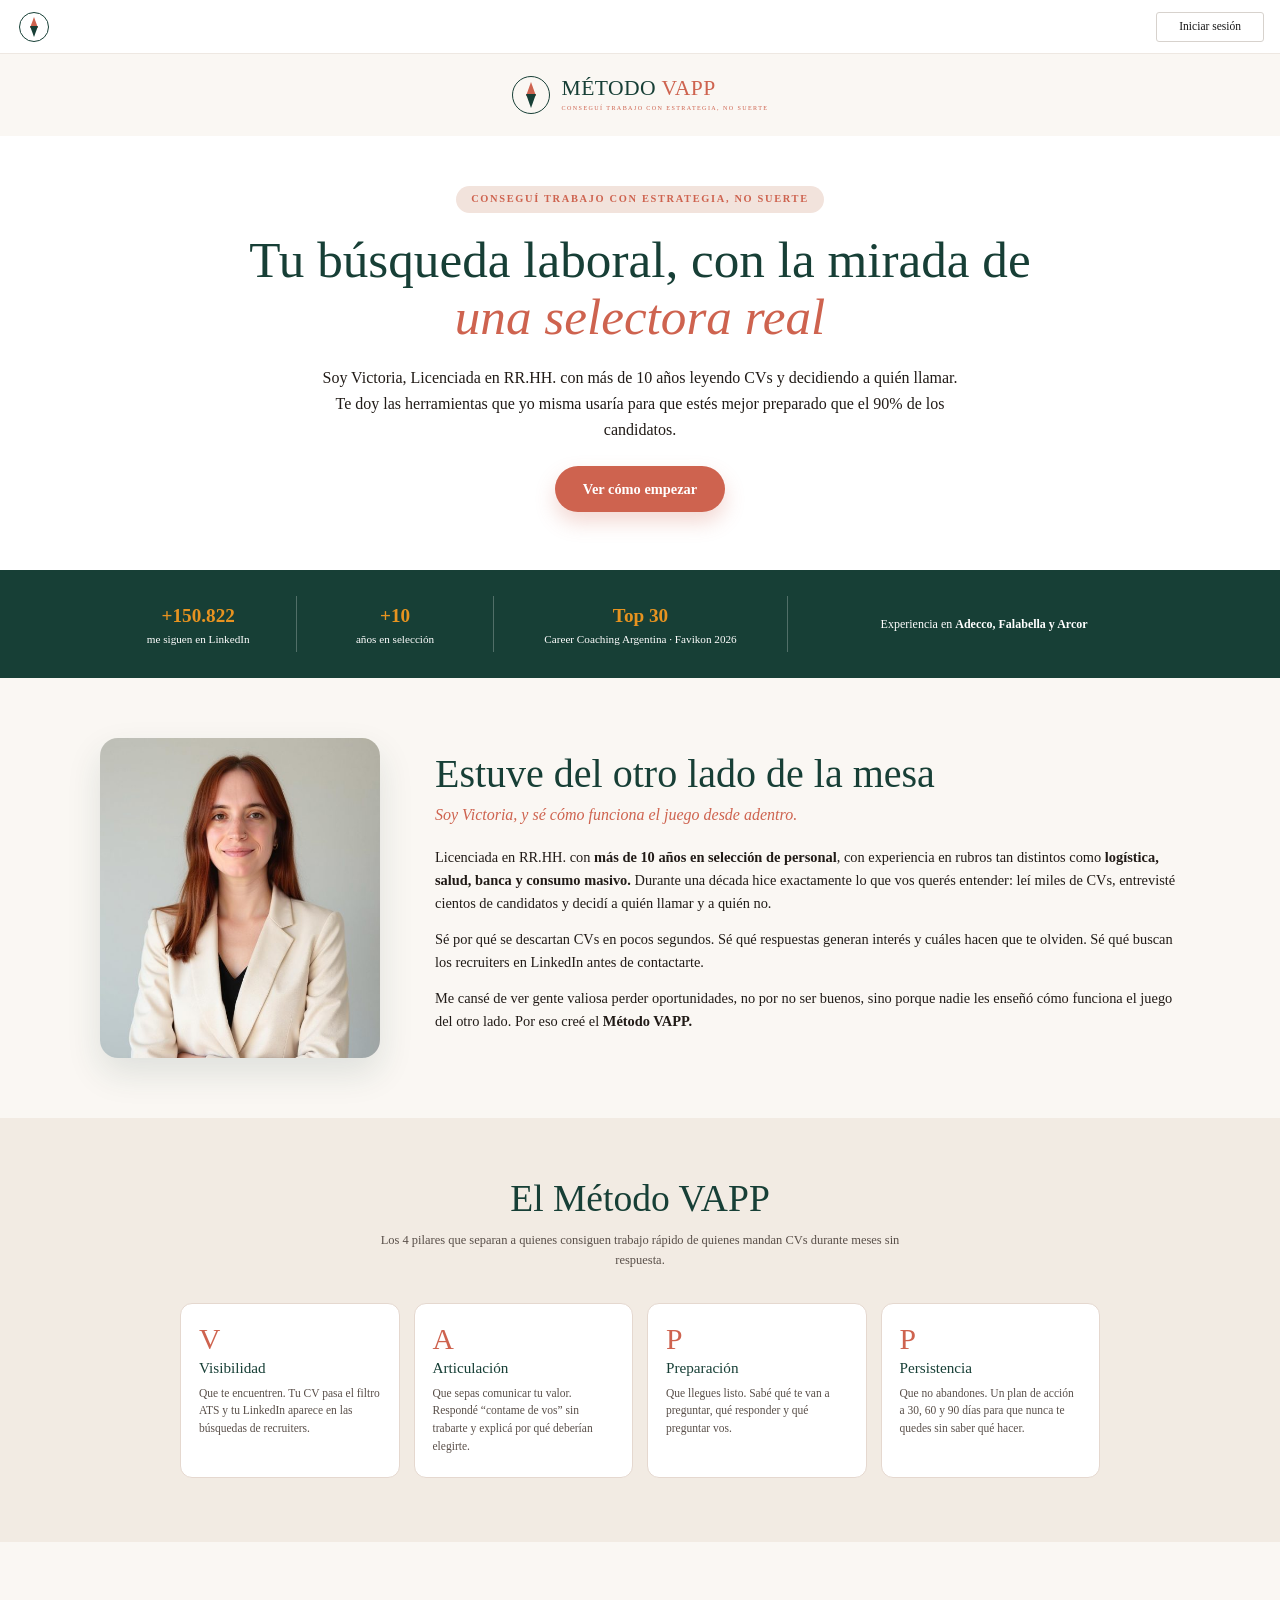
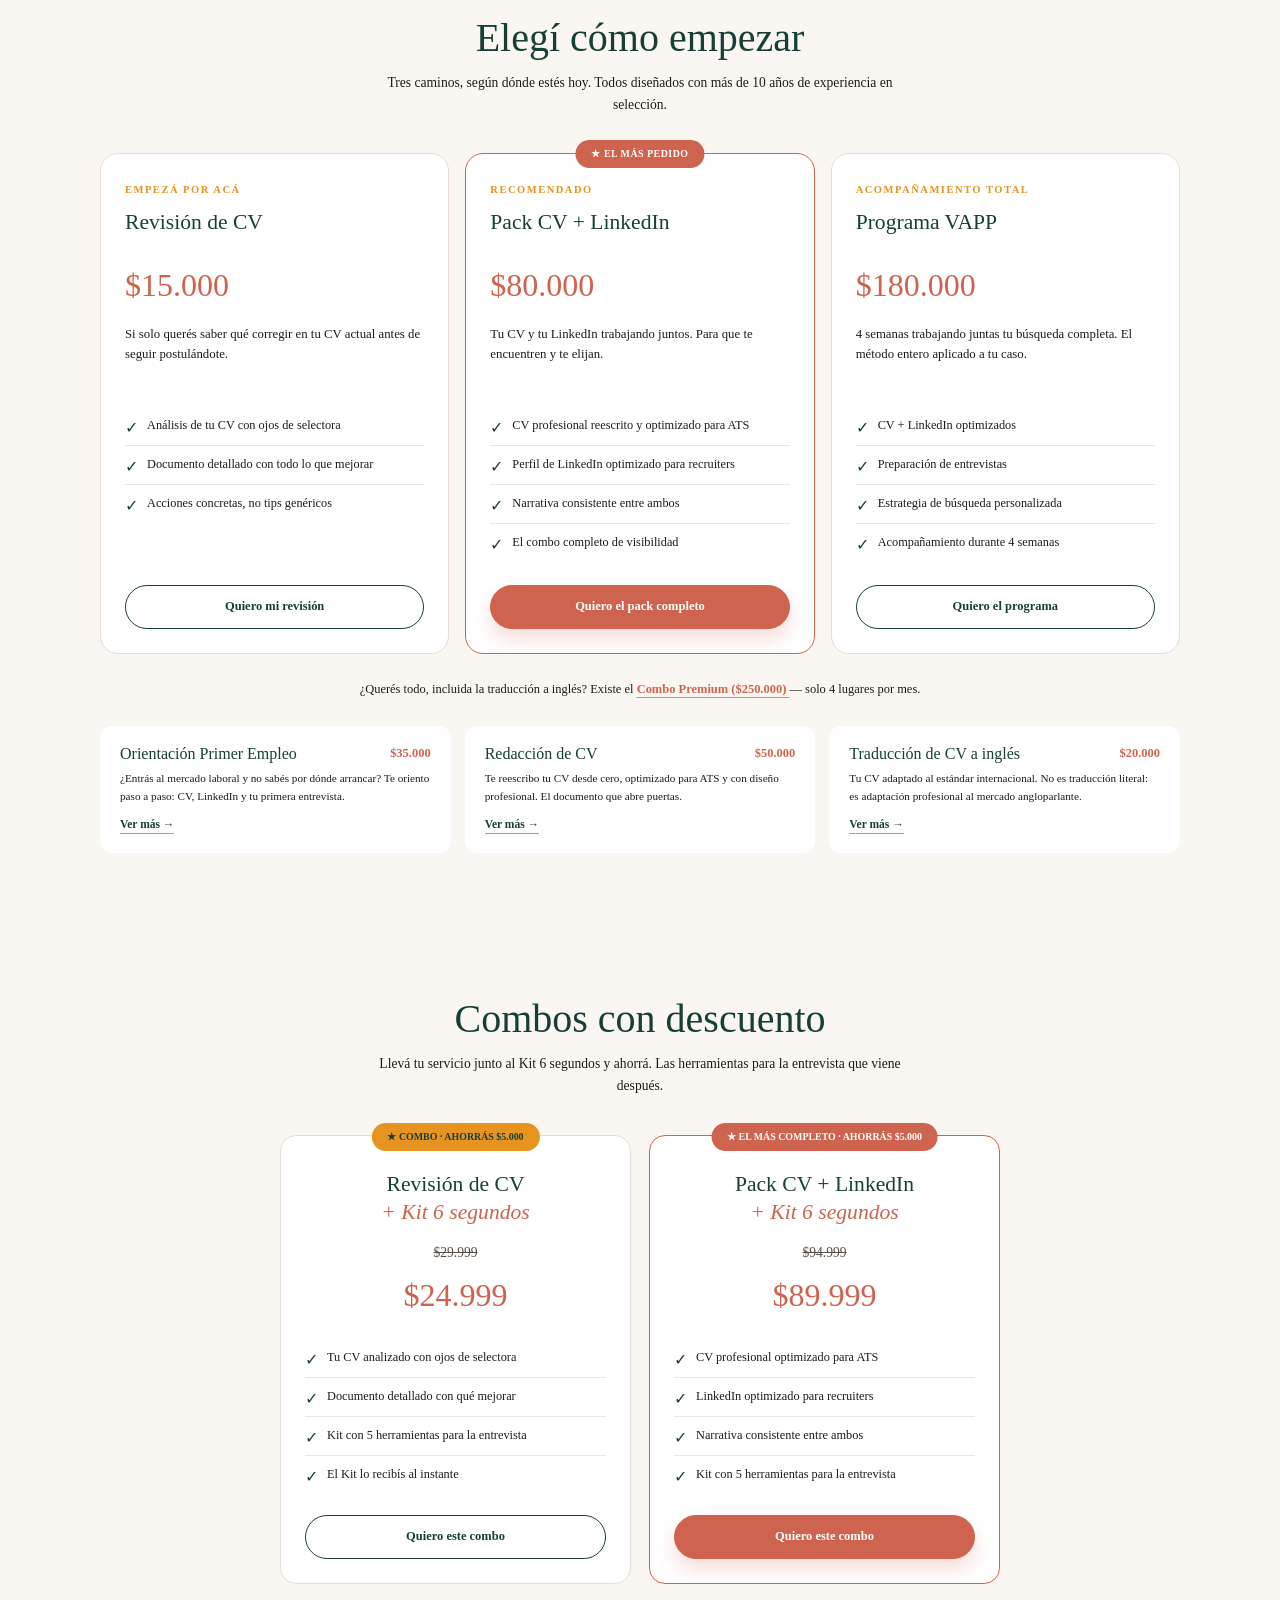
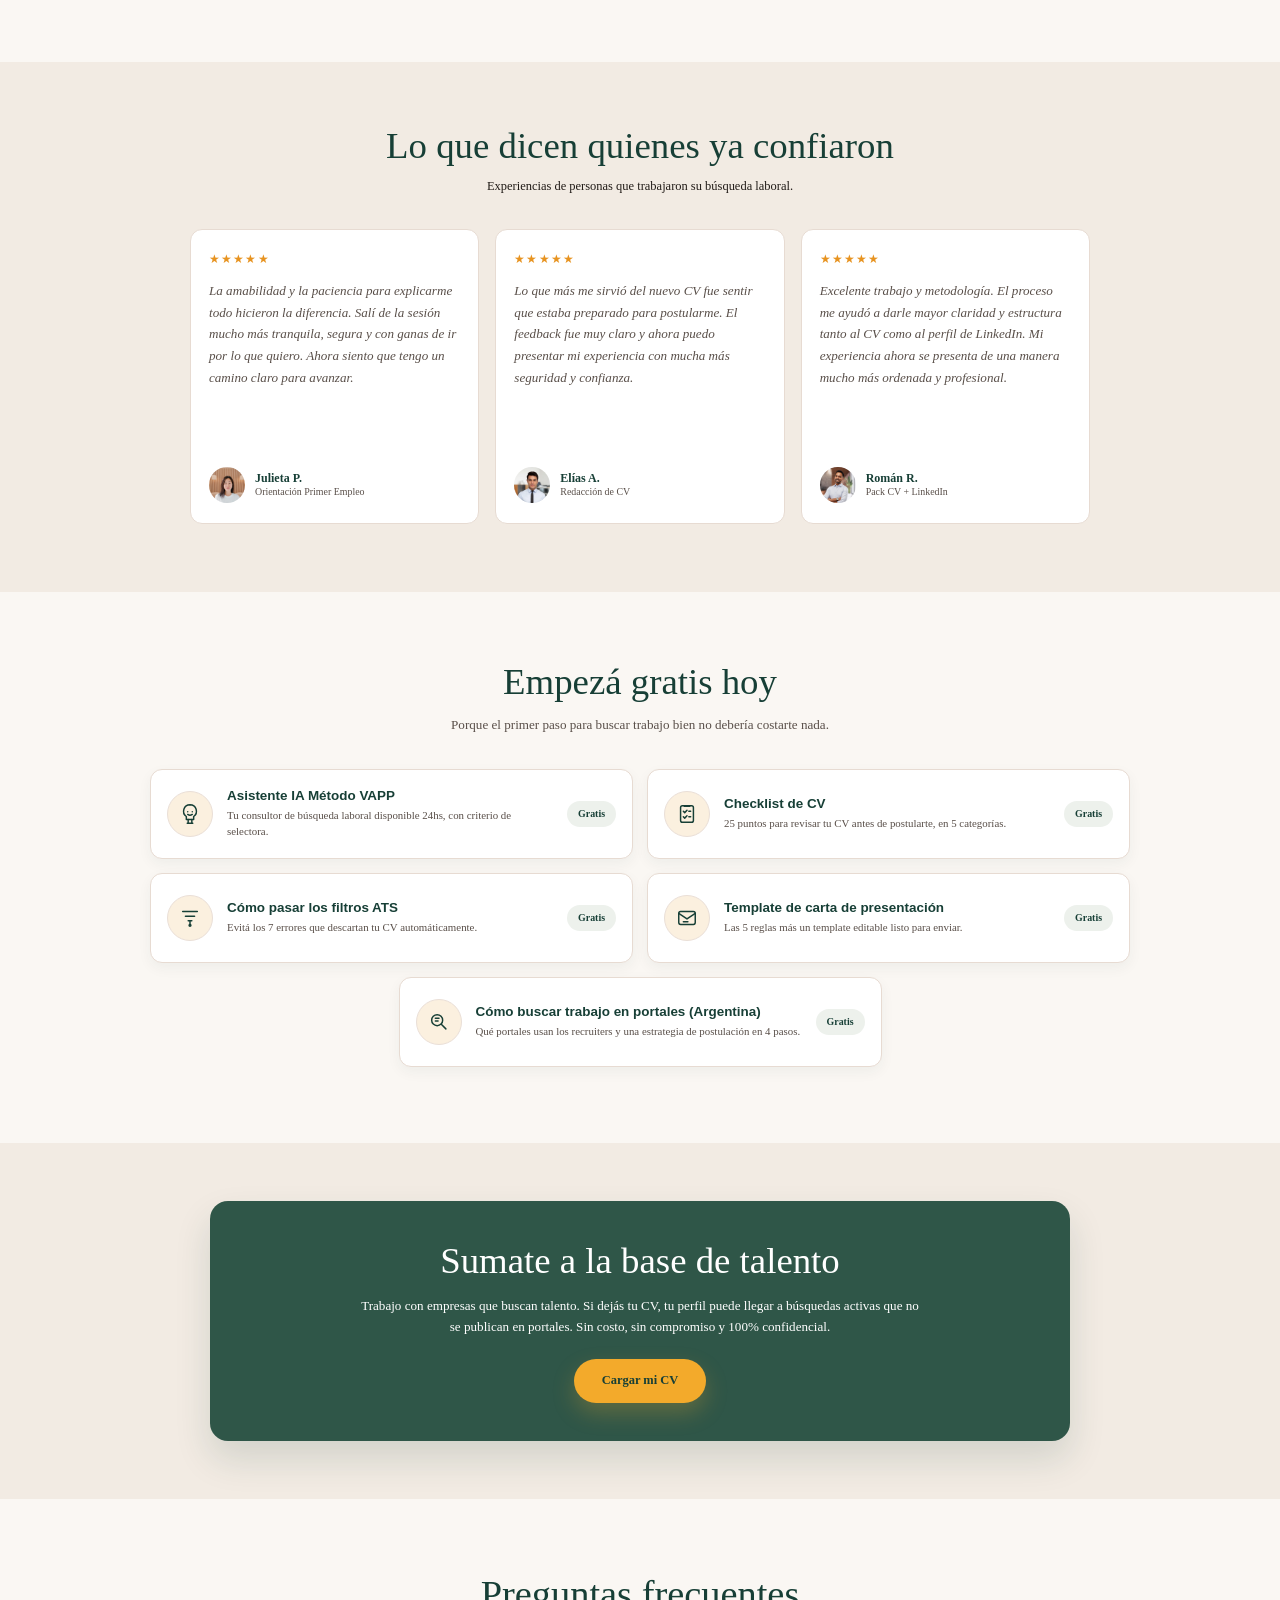
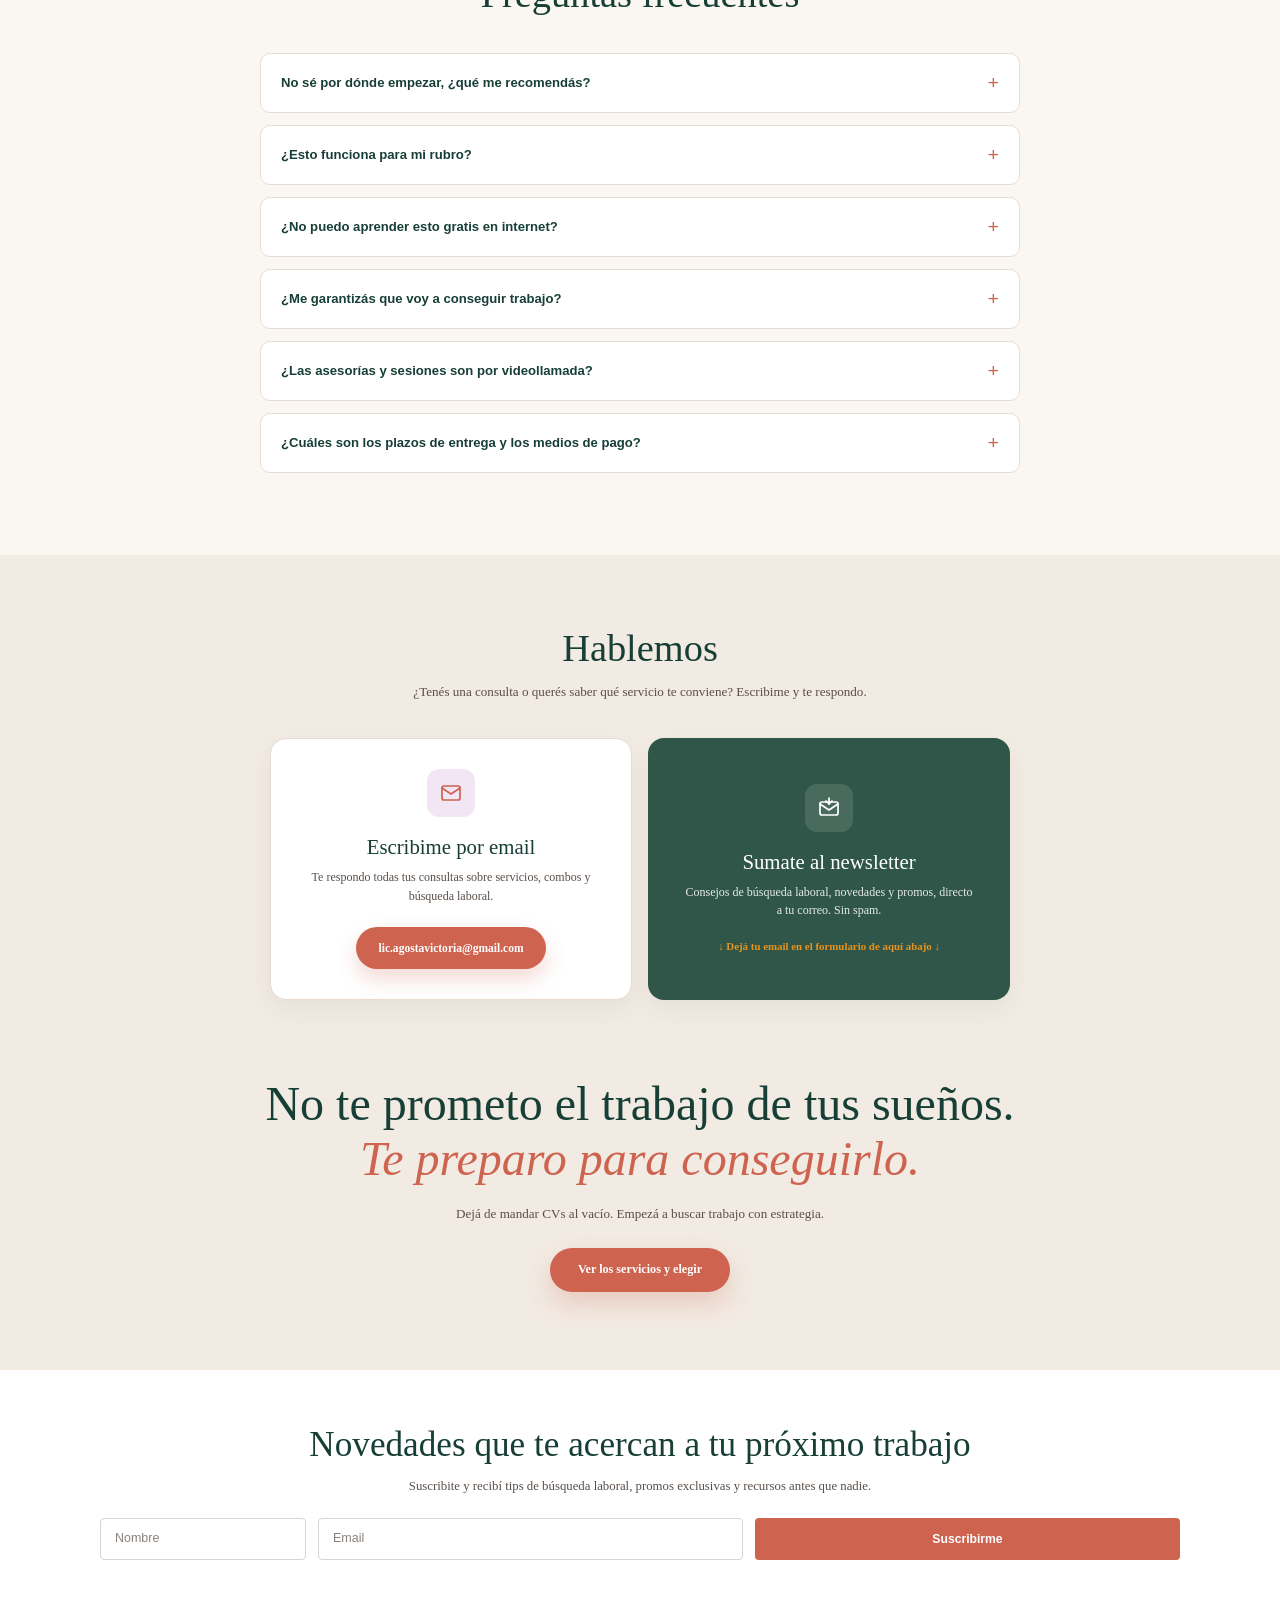
<file: index.html>
<!DOCTYPE html>
<html lang="es">
<head>
    <meta charset="UTF-8">

    <meta
        name="viewport"
        content="width=device-width, initial-scale=1.0"
    >

    <meta
        name="description"
        content="Método VAPP: acompañamiento profesional para mejorar tu búsqueda laboral."
    >
    <title>Método VAPP</title>
    <link rel="stylesheet" href="styles.css">
    <link rel="stylesheet" href="product.css">
   <script src="index.js" defer></script>
</head>

<body>

   <!-- ========================================
     ENCABEZADO
========================================= -->

<header class="header">

    <!-- Barra superior -->
    <div class="header__topbar">

        <a
            href="index.html"
            class="header__symbol"
            aria-label="Ir al inicio"
        >
            <span class="header__compass" aria-hidden="true"></span>
        </a>

        <a
            href="login.html"
            class="header__login"
        >
            Iniciar sesión
        </a>

    </div>


    <!-- Franja con identidad de marca -->
    <div class="header__brand">

        <a
            href="index.html"
            class="header__logo"
            aria-label="Método VAPP - Ir al inicio"
        >

            <div class="logo-icon" aria-hidden="true"></div>

            <div class="logo-text">

                <span class="logo-text__title">
                    MÉTODO <strong>VAPP</strong>
                </span>

                <span class="logo-text__subtitle">
                    Conseguí trabajo con estrategia, no suerte
                </span>

            </div>

        </a>

    </div>

</header>


    <main>

        <!-- Presentación principal -->
        <section class="hero">

            <div class="container hero__container">

                <span class="hero__eyebrow">
                    Conseguí trabajo con estrategia, no suerte
                </span>

                <h1 class="hero__title">
                    Tu búsqueda laboral, con la mirada de
                    <em>una selectora real</em>
                </h1>

                <p class="hero__description">
                    Soy Victoria, Licenciada en RR.HH. con más de 10 años
                    leyendo CVs y decidiendo a quién llamar. Te doy las
                    herramientas que yo misma usaría para que estés mejor
                    preparado que el 90% de los candidatos.
                </p>

                <a href="#servicios" class="button button--primary">
                    Ver cómo empezar
                </a>

            </div>

        </section>


        <!-- Estadísticas -->
        <section class="stats" aria-label="Experiencia y reconocimientos">

            <div class="container stats__container">

                <article class="stat">
                    <strong class="stat__value">+150.822</strong>

                    <span class="stat__label">
                        me siguen en LinkedIn
                    </span>
                </article>

                <article class="stat">
                    <strong class="stat__value">+10</strong>

                    <span class="stat__label">
                        años en selección
                    </span>
                </article>

                <article class="stat">
                    <strong class="stat__value">Top 30</strong>

                    <span class="stat__label">
                        Career Coaching Argentina · Favikon 2026
                    </span>
                </article>

                <article class="stat stat--companies">
                    <span class="stat__label">
                        Experiencia en
                        <strong>Adecco, Falabella y Arcor</strong>
                    </span>
                </article>

            </div>

        </section>


        <!-- Presentación personal -->
        <section class="about">

            <div class="container about__container">

                <div class="about__image-wrapper">
                    <img
                        src="img/victoria.jpg"
                        alt="Victoria, especialista en selección de personal"
                        class="about__image"
                    >
                </div>

                <div class="about__content">

                    <h2 class="section-title">
                        Estuve del otro lado de la mesa
                    </h2>

                    <p class="about__intro">
                        Soy Victoria, y sé cómo funciona el juego desde adentro.
                    </p>

                    <p>
                        Licenciada en RR.HH. con
                        <strong>más de 10 años en selección de personal</strong>,
                        con experiencia en rubros tan distintos como
                        <strong>
                            logística, salud, banca y consumo masivo.
                        </strong>
                        Durante una década hice exactamente lo que vos querés
                        entender: leí miles de CVs, entrevisté cientos de
                        candidatos y decidí a quién llamar y a quién no.
                    </p>

                    <p>
                        Sé por qué se descartan CVs en pocos segundos. Sé qué
                        respuestas generan interés y cuáles hacen que te
                        olviden. Sé qué buscan los recruiters en LinkedIn antes
                        de contactarte.
                    </p>

                    <p>
                        Me cansé de ver gente valiosa perder oportunidades, no
                        por no ser buenos, sino porque nadie les enseñó cómo
                        funciona el juego del otro lado. Por eso creé el
                        <strong>Método VAPP.</strong>
                    </p>

                </div>

            </div>

        </section>

        <!-- Método VAPP -->
<section class="method">

    <div class="container">

        <div class="method__header">

            <h2 class="section-title">
                El Método VAPP
            </h2>

            <p class="method__description">
                Los 4 pilares que separan a quienes consiguen trabajo
                rápido de quienes mandan CVs durante meses sin respuesta.
            </p>

        </div>

        <div class="method__grid">

            <article class="method-card">

                <span class="method-card__letter">
                    V
                </span>

                <h3 class="method-card__title">
                    Visibilidad
                </h3>

                <p class="method-card__text">
                    Que te encuentren. Tu CV pasa el filtro ATS y tu
                    LinkedIn aparece en las búsquedas de recruiters.
                </p>

            </article>

            <article class="method-card">

                <span class="method-card__letter">
                    A
                </span>

                <h3 class="method-card__title">
                    Articulación
                </h3>

                <p class="method-card__text">
                    Que sepas comunicar tu valor. Respondé “contame de vos”
                    sin trabarte y explicá por qué deberían elegirte.
                </p>

            </article>

            <article class="method-card">

                <span class="method-card__letter">
                    P
                </span>

                <h3 class="method-card__title">
                    Preparación
                </h3>

                <p class="method-card__text">
                    Que llegues listo. Sabé qué te van a preguntar,
                    qué responder y qué preguntar vos.
                </p>

            </article>

            <article class="method-card">

                <span class="method-card__letter">
                    P
                </span>

                <h3 class="method-card__title">
                    Persistencia
                </h3>

                <p class="method-card__text">
                    Que no abandones. Un plan de acción a 30, 60 y 90 días
                    para que nunca te quedes sin saber qué hacer.
                </p>

            </article>

        </div>

    </div>

</section>

<!-- ========================================
     SERVICIOS
========================================= -->

<section class="services" id="servicios">

    <div class="container">

        <!-- Encabezado de la sección -->
        <header class="services__header">

            <h2 class="section-title">
                Elegí cómo empezar
            </h2>

            <p class="services__description">
                Tres caminos, según dónde estés hoy. Todos diseñados con
                más de 10 años de experiencia en selección.
            </p>

        </header>


        <!-- Tarjetas principales -->
        <div class="services__grid">

            <!-- Servicio 1 -->
            <article class="service-card">

                <span class="service-card__eyebrow">
                    Empezá por acá
                </span>

                <h3 class="service-card__title">
                    Revisión de CV
                </h3>

                <p class="service-card__price">
                    $15.000
                </p>

                <p class="service-card__description">
                    Si solo querés saber qué corregir en tu CV actual
                    antes de seguir postulándote.
                </p>

                <ul class="service-card__features">

                    <li>
                        Análisis de tu CV con ojos de selectora
                    </li>

                    <li>
                        Documento detallado con todo lo que mejorar
                    </li>

                    <li>
                        Acciones concretas, no tips genéricos
                    </li>

                </ul>

                <a
                    href="revision-cv.html"
                    class="service-card__button service-card__button--outline"
                >
                    Quiero mi revisión
                </a>

            </article>


            <!-- Servicio destacado -->
            <article class="service-card service-card--featured">

                <span class="service-card__badge">
                    ★ El más pedido
                </span>

                <span class="service-card__eyebrow">
                    Recomendado
                </span>

                <h3 class="service-card__title">
                    Pack CV + LinkedIn
                </h3>

                <p class="service-card__price">
                    $80.000
                </p>

                <p class="service-card__description">
                    Tu CV y tu LinkedIn trabajando juntos. Para que
                    te encuentren y te elijan.
                </p>

                <ul class="service-card__features">

                    <li>
                        CV profesional reescrito y optimizado para ATS
                    </li>

                    <li>
                        Perfil de LinkedIn optimizado para recruiters
                    </li>

                    <li>
                        Narrativa consistente entre ambos
                    </li>

                    <li>
                        El combo completo de visibilidad
                    </li>

                </ul>

                <a
                    href="pack-cv-linkedin.html"
                    class="service-card__button service-card__button--primary"
                >
                    Quiero el pack completo
                </a>

            </article>


            <!-- Servicio 3 -->
            <article class="service-card">

                <span class="service-card__eyebrow">
                    Acompañamiento total
                </span>

                <h3 class="service-card__title">
                    Programa VAPP
                </h3>

                <p class="service-card__price">
                    $180.000
                </p>

                <p class="service-card__description">
                    4 semanas trabajando juntas tu búsqueda completa.
                    El método entero aplicado a tu caso.
                </p>

                <ul class="service-card__features">

                    <li>
                        CV + LinkedIn optimizados
                    </li>

                    <li>
                        Preparación de entrevistas
                    </li>

                    <li>
                        Estrategia de búsqueda personalizada
                    </li>

                    <li>
                        Acompañamiento durante 4 semanas
                    </li>

                </ul>

                <a
                    href="programa-vapp.html"
                    class="service-card__button service-card__button--outline"
                >
                    Quiero el programa
                </a>

            </article>

        </div>


        <!-- Aviso de combo premium -->
        <p class="services__premium">
            ¿Querés todo, incluida la traducción a inglés?
            Existe el

            <a href="#">
                Combo Premium ($250.000)
            </a>

            — solo 4 lugares por mes.
        </p>


        <!-- Servicios secundarios -->
        <div class="secondary-services">

            <!-- Servicio secundario 1 -->
            <article class="secondary-service">

                <div class="secondary-service__header">

                    <h3 class="secondary-service__title">
                        Orientación Primer Empleo
                    </h3>

                    <span class="secondary-service__price">
                        $35.000
                    </span>

                </div>

                <p class="secondary-service__description">
                    ¿Entrás al mercado laboral y no sabés por dónde
                    arrancar? Te oriento paso a paso: CV, LinkedIn y
                    tu primera entrevista.
                </p>

                <a href="orientacion-primer-empleo.html" class="secondary-service__link">
                    Ver más →
                </a>

            </article>


            <!-- Servicio secundario 2 -->
            <article class="secondary-service">

                <div class="secondary-service__header">

                    <h3 class="secondary-service__title">
                        Redacción de CV
                    </h3>

                    <span class="secondary-service__price">
                        $50.000
                    </span>

                </div>

                <p class="secondary-service__description">
                    Te reescribo tu CV desde cero, optimizado para ATS
                    y con diseño profesional. El documento que abre puertas.
                </p>

                <a href="redaccion-cv.html" class="secondary-service__link">
                    Ver más →
                </a>

            </article>


            <!-- Servicio secundario 3 -->
            <article class="secondary-service">

                <div class="secondary-service__header">

                    <h3 class="secondary-service__title">
                        Traducción de CV a inglés
                    </h3>

                    <span class="secondary-service__price">
                        $20.000
                    </span>

                </div>

                <p class="secondary-service__description">
                    Tu CV adaptado al estándar internacional. No es
                    traducción literal: es adaptación profesional al
                    mercado angloparlante.
                </p>

                <a href="traduccion-cv-ingles.html" class="secondary-service__link">
                    Ver más →
                </a>

            </article>

        </div>

    </div>

</section>

<!-- ========================================
     COMBOS CON DESCUENTO
========================================= -->

<section class="combos">

    <div class="container">

        <header class="combos__header">

            <h2 class="section-title">
                Combos con descuento
            </h2>

            <p class="combos__description">
                Llevá tu servicio junto al Kit 6 segundos y ahorrá.
                Las herramientas para la entrevista que viene después.
            </p>

        </header>

        <div class="combos__grid">

            <!-- Combo 1 -->
            <article class="combo-card">

                <span class="combo-card__badge combo-card__badge--yellow">
                    ★ Combo · Ahorrás $5.000
                </span>

                <h3 class="combo-card__title">
                    Revisión de CV
                    <em>+ Kit 6 segundos</em>
                </h3>

                <p class="combo-card__old-price">
                    $29.999
                </p>

                <p class="combo-card__price">
                    $24.999
                </p>

                <ul class="combo-card__features">
                    <li>Tu CV analizado con ojos de selectora</li>
                    <li>Documento detallado con qué mejorar</li>
                    <li>Kit con 5 herramientas para la entrevista</li>
                    <li>El Kit lo recibís al instante</li>
                </ul>

                <a
                    href="combo-revision-kit.html"
                    class="combo-card__button combo-card__button--outline"
                >
                    Quiero este combo
                </a>

            </article>


            <!-- Combo 2 -->
            <article class="combo-card combo-card--featured">

                <span class="combo-card__badge combo-card__badge--coral">
                    ★ El más completo · Ahorrás $5.000
                </span>

                <h3 class="combo-card__title">
                    Pack CV + LinkedIn
                    <em>+ Kit 6 segundos</em>
                </h3>

                <p class="combo-card__old-price">
                    $94.999
                </p>

                <p class="combo-card__price">
                    $89.999
                </p>

                <ul class="combo-card__features">
                    <li>CV profesional optimizado para ATS</li>
                    <li>LinkedIn optimizado para recruiters</li>
                    <li>Narrativa consistente entre ambos</li>
                    <li>Kit con 5 herramientas para la entrevista</li>
                </ul>

                <a
                    href="#"
                    class="combo-card__button combo-card__button--primary"
                >
                    Quiero este combo
                </a>

            </article>

        </div>

    </div>

</section>

<!-- ========================================
     TESTIMONIOS
========================================= -->

<section class="testimonials">

    <div class="container">

        <header class="testimonials__header">

            <h2 class="section-title">
                Lo que dicen quienes ya confiaron
            </h2>

            <p class="testimonials__description">
                Experiencias de personas que trabajaron su búsqueda laboral.
            </p>

        </header>


        <div class="testimonials__grid">

            <!-- Testimonio 1 -->
            <article class="testimonial-card">

                <div class="testimonial-card__stars" aria-label="5 estrellas">
                    ★★★★★
                </div>

                <p class="testimonial-card__text">
                    La amabilidad y la paciencia para explicarme todo
                    hicieron la diferencia. Salí de la sesión mucho más
                    tranquila, segura y con ganas de ir por lo que quiero.
                    Ahora siento que tengo un camino claro para avanzar.
                </p>

                <div class="testimonial-card__person">

                    <div class="testimonial-card__avatar">
                        <img
                            src="img/testimonios/julieta-p.jpg"
                            alt="Julieta P."
                        >
                    </div>

                    <div class="testimonial-card__info">
                        <strong>Julieta P.</strong>
                        <span>Orientación Primer Empleo</span>
                    </div>

                </div>

            </article>


            <!-- Testimonio 2 -->
            <article class="testimonial-card">

                <div class="testimonial-card__stars" aria-label="5 estrellas">
                    ★★★★★
                </div>

                <p class="testimonial-card__text">
                    Lo que más me sirvió del nuevo CV fue sentir que estaba
                    preparado para postularme. El feedback fue muy claro y
                    ahora puedo presentar mi experiencia con mucha más
                    seguridad y confianza.
                </p>

                <div class="testimonial-card__person">

                    <div class="testimonial-card__avatar">
                        <img
                            src="img/testimonios/elias-a.webp"
                            alt="Elías A."
                        >
                    </div>

                    <div class="testimonial-card__info">
                        <strong>Elías A.</strong>
                        <span>Redacción de CV</span>
                    </div>

                </div>

            </article>


            <!-- Testimonio 3 -->
            <article class="testimonial-card">

                <div class="testimonial-card__stars" aria-label="5 estrellas">
                    ★★★★★
                </div>

                <p class="testimonial-card__text">
                    Excelente trabajo y metodología. El proceso me ayudó
                    a darle mayor claridad y estructura tanto al CV como
                    al perfil de LinkedIn. Mi experiencia ahora se presenta
                    de una manera mucho más ordenada y profesional.
                </p>

                <div class="testimonial-card__person">

                    <div class="testimonial-card__avatar">
                        <img
                            src="img/testimonios/roman-r.jpg"
                            alt="Román R."
                        >
                    </div>

                    <div class="testimonial-card__info">
                        <strong>Román R.</strong>
                        <span>Pack CV + LinkedIn</span>
                    </div>

                </div>

            </article>

        </div>

    </div>

</section>

<!-- ========================================
     RECURSOS GRATUITOS
========================================= -->

<section class="free-resources">

    <div class="container">

        <header class="free-resources__header">

            <h2 class="section-title">
                Empezá gratis hoy
            </h2>

            <p class="free-resources__description">
                Porque el primer paso para buscar trabajo bien
                no debería costarte nada.
            </p>

        </header>


        <div class="free-resources__grid">

            <!-- Asistente IA -->
            <a href="#" class="resource-card">

                <div class="resource-card__icon" aria-hidden="true">
                    <svg viewBox="0 0 24 24">
                        <path d="M12 2a7 7 0 0 0-4 12.74V18h8v-3.26A7 7 0 0 0 12 2Z"/>
                        <path d="M9 22h6"/>
                        <path d="M10 18v4"/>
                        <path d="M14 18v4"/>
                        <path d="M9.5 9.5h.01"/>
                        <path d="M14.5 9.5h.01"/>
                        <path d="M9.5 12.5c1.5 1 3.5 1 5 0"/>
                    </svg>
                </div>

                <div class="resource-card__content">

                    <h3 class="resource-card__title">
                        Asistente IA Método VAPP
                    </h3>

                    <p class="resource-card__description">
                        Tu consultor de búsqueda laboral disponible 24hs,
                        con criterio de selectora.
                    </p>

                </div>

                <span class="resource-card__badge">
                    Gratis
                </span>

            </a>


            <!-- Checklist de CV -->
            <a href="#" class="resource-card">

                <div class="resource-card__icon" aria-hidden="true">
                    <svg viewBox="0 0 24 24">
                        <rect x="5" y="3" width="14" height="18" rx="2"/>
                        <path d="M9 3.5h6"/>
                        <path d="m8 9 1.5 1.5L12 8"/>
                        <path d="M14 9h2"/>
                        <path d="m8 15 1.5 1.5L12 14"/>
                        <path d="M14 15h2"/>
                    </svg>
                </div>

                <div class="resource-card__content">

                    <h3 class="resource-card__title">
                        Checklist de CV
                    </h3>

                    <p class="resource-card__description">
                        25 puntos para revisar tu CV antes de postularte,
                        en 5 categorías.
                    </p>

                </div>

                <span class="resource-card__badge">
                    Gratis
                </span>

            </a>


            <!-- Filtros ATS -->
            <a href="#" class="resource-card">

                <div class="resource-card__icon" aria-hidden="true">
                    <svg viewBox="0 0 24 24">
                        <path d="M4 5h16"/>
                        <path d="M7 10h10"/>
                        <path d="M10 15h4"/>
                        <path d="M12 15v5"/>
                        <circle cx="12" cy="20" r="1"/>
                    </svg>
                </div>

                <div class="resource-card__content">

                    <h3 class="resource-card__title">
                        Cómo pasar los filtros ATS
                    </h3>

                    <p class="resource-card__description">
                        Evitá los 7 errores que descartan tu CV
                        automáticamente.
                    </p>

                </div>

                <span class="resource-card__badge">
                    Gratis
                </span>

            </a>


            <!-- Carta de presentación -->
            <a href="#" class="resource-card">

                <div class="resource-card__icon" aria-hidden="true">
                    <svg viewBox="0 0 24 24">
                        <rect x="3" y="5" width="18" height="14" rx="2"/>
                        <path d="m3 7 9 6 9-6"/>
                        <path d="M8 16h5"/>
                    </svg>
                </div>

                <div class="resource-card__content">

                    <h3 class="resource-card__title">
                        Template de carta de presentación
                    </h3>

                    <p class="resource-card__description">
                        Las 5 reglas más un template editable
                        listo para enviar.
                    </p>

                </div>

                <span class="resource-card__badge">
                    Gratis
                </span>

            </a>


            <!-- Búsqueda en portales -->
            <a href="#" class="resource-card resource-card--centered">

                <div class="resource-card__icon" aria-hidden="true">
                    <svg viewBox="0 0 24 24">
                        <circle cx="10" cy="10" r="6"/>
                        <path d="m14.5 14.5 5 5"/>
                        <path d="M8 8h4"/>
                        <path d="M8 11h3"/>
                    </svg>
                </div>

                <div class="resource-card__content">

                    <h3 class="resource-card__title">
                        Cómo buscar trabajo en portales (Argentina)
                    </h3>

                    <p class="resource-card__description">
                        Qué portales usan los recruiters y una estrategia
                        de postulación en 4 pasos.
                    </p>

                </div>

                <span class="resource-card__badge">
                    Gratis
                </span>

            </a>

        </div>

    </div>

</section>

<!-- ========================================
     BASE DE TALENTO
========================================= -->

<section class="talent">

    <div class="container">

        <div class="talent__box">

            <h2 class="talent__title">
                Sumate a la base de talento
            </h2>

            <p class="talent__description">
                Trabajo con empresas que buscan talento. Si dejás tu CV,
                tu perfil puede llegar a búsquedas activas que no se publican
                en portales. Sin costo, sin compromiso y 100% confidencial.
            </p>

            <a href="#" class="talent__button">
                Cargar mi CV
            </a>

        </div>

    </div>

</section>

<!-- ========================================
     PREGUNTAS FRECUENTES
========================================= -->

<section class="faq">

    <div class="container">

        <header class="faq__header">

            <h2 class="section-title">
                Preguntas frecuentes
            </h2>

        </header>

        <div class="faq__list">

            <!-- Pregunta 1 -->
            <article class="faq-item">

                <button
                    class="faq-item__question"
                    type="button"
                    aria-expanded="false"
                >
                    <span>
                        No sé por dónde empezar, ¿qué me recomendás?
                    </span>

                    <span class="faq-item__icon" aria-hidden="true">
                        +
                    </span>
                </button>

                <div class="faq-item__answer">
                    <div class="faq-item__answer-content">
                        Si querés una mirada rápida sobre tu CV actual,
                        empezá por la Revisión. Si buscás que te encuentren
                        y te elijan, el Pack CV + LinkedIn es el más pedido.
                        Y si querés acompañamiento completo, el Programa VAPP.
                    </div>
                </div>

            </article>


            <!-- Pregunta 2 -->
            <article class="faq-item">

                <button
                    class="faq-item__question"
                    type="button"
                    aria-expanded="false"
                >
                    <span>
                        ¿Esto funciona para mi rubro?
                    </span>

                    <span class="faq-item__icon" aria-hidden="true">
                        +
                    </span>
                </button>

                <div class="faq-item__answer">
                    <div class="faq-item__answer-content">
                        El método se basa en cómo deciden los recruiters,
                        algo transversal a todos los rubros. Cada servicio
                        se adapta a tu perfil y experiencia puntual.
                    </div>
                </div>

            </article>


            <!-- Pregunta 3 -->
            <article class="faq-item">

                <button
                    class="faq-item__question"
                    type="button"
                    aria-expanded="false"
                >
                    <span>
                        ¿No puedo aprender esto gratis en internet?
                    </span>

                    <span class="faq-item__icon" aria-hidden="true">
                        +
                    </span>
                </button>

                <div class="faq-item__answer">
                    <div class="faq-item__answer-content">
                        Podés. De hecho, hay herramientas gratuitas.
                        La diferencia está en el criterio aplicado a tu caso:
                        no recibís un consejo genérico, sino observaciones
                        concretas sobre tu perfil.
                    </div>
                </div>

            </article>


            <!-- Pregunta 4 -->
            <article class="faq-item">

                <button
                    class="faq-item__question"
                    type="button"
                    aria-expanded="false"
                >
                    <span>
                        ¿Me garantizás que voy a conseguir trabajo?
                    </span>

                    <span class="faq-item__icon" aria-hidden="true">
                        +
                    </span>
                </button>

                <div class="faq-item__answer">
                    <div class="faq-item__answer-content">
                        No. Nadie puede garantizar una contratación.
                        Lo que sí se puede mejorar es la forma en la que
                        presentás tu experiencia, tu CV, tu LinkedIn y
                        tus respuestas en una entrevista.
                    </div>
                </div>

            </article>


            <!-- Pregunta 5 -->
            <article class="faq-item">

                <button
                    class="faq-item__question"
                    type="button"
                    aria-expanded="false"
                >
                    <span>
                        ¿Las asesorías y sesiones son por videollamada?
                    </span>

                    <span class="faq-item__icon" aria-hidden="true">
                        +
                    </span>
                </button>

                <div class="faq-item__answer">
                    <div class="faq-item__answer-content">
                        Las modalidades dependen del servicio contratado.
                        Algunas propuestas se trabajan de manera asincrónica
                        y otras pueden incluir encuentros por videollamada.
                    </div>
                </div>

            </article>


            <!-- Pregunta 6 -->
            <article class="faq-item">

                <button
                    class="faq-item__question"
                    type="button"
                    aria-expanded="false"
                >
                    <span>
                        ¿Cuáles son los plazos de entrega y los medios de pago?
                    </span>

                    <span class="faq-item__icon" aria-hidden="true">
                        +
                    </span>
                </button>

                <div class="faq-item__answer">
                    <div class="faq-item__answer-content">
                        Los plazos varían según el servicio y se informan
                        antes de confirmar la compra. Más adelante los botones
                        se conectarán con Mercado Pago para mostrar los medios
                        disponibles.
                    </div>
                </div>

            </article>

        </div>

    </div>

</section>

<!-- ========================================
     CONTACTO Y CIERRE
========================================= -->

<section class="contact">

    <div class="container">

        <!-- Encabezado -->
        <header class="contact__header">

            <h2 class="section-title">
                Hablemos
            </h2>

            <p class="contact__description">
                ¿Tenés una consulta o querés saber qué servicio te conviene?
                Escribime y te respondo.
            </p>

        </header>


        <!-- Tarjetas de contacto -->
        <div class="contact__grid">

            <!-- Email -->
            <article class="contact-card">

                <div class="contact-card__icon" aria-hidden="true">

                    <svg viewBox="0 0 24 24">
                        <rect
                            x="3"
                            y="5"
                            width="18"
                            height="14"
                            rx="2"
                        />

                        <path d="m3 7 9 6 9-6" />
                    </svg>

                </div>

                <h3 class="contact-card__title">
                    Escribime por email
                </h3>

                <p class="contact-card__description">
                    Te respondo todas tus consultas sobre servicios,
                    combos y búsqueda laboral.
                </p>

                <a
                    href="mailto:lic.agostavictoria@gmail.com"
                    class="contact-card__button"
                >
                    lic.agostavictoria@gmail.com
                </a>

            </article>


            <!-- Newsletter -->
            <article class="contact-card contact-card--newsletter">

                <div class="contact-card__icon" aria-hidden="true">

                    <svg viewBox="0 0 24 24">
                        <rect
                            x="3"
                            y="6"
                            width="18"
                            height="13"
                            rx="2"
                        />

                        <path d="m3 8 9 6 9-6" />

                        <path d="M12 2v6" />

                        <path d="m9 5 3 3 3-3" />
                    </svg>

                </div>

                <h3 class="contact-card__title">
                    Sumate al newsletter
                </h3>

                <p class="contact-card__description">
                    Consejos de búsqueda laboral, novedades y promos,
                    directo a tu correo. Sin spam.
                </p>

                <a href="#newsletter" class="contact-card__newsletter-link">
                    ↓ Dejá tu email en el formulario de aquí abajo ↓
                </a>

            </article>

        </div>


        <!-- Llamado final -->
        <div class="final-cta">

            <h2 class="final-cta__title">
                No te prometo el trabajo de tus sueños.
                <em>Te preparo para conseguirlo.</em>
            </h2>

            <p class="final-cta__description">
                Dejá de mandar CVs al vacío. Empezá a buscar trabajo
                con estrategia.
            </p>

            <a href="#servicios" class="final-cta__button">
                Ver los servicios y elegir
            </a>

        </div>

    </div>

</section>

<!-- ========================================
     NEWSLETTER
========================================= -->

<section class="newsletter" id="newsletter">

    <div class="container newsletter__container">

        <header class="newsletter__header">

            <h2 class="newsletter__title">
                Novedades que te acercan a tu próximo trabajo
            </h2>

            <p class="newsletter__description">
                Suscribite y recibí tips de búsqueda laboral, promos
                exclusivas y recursos antes que nadie.
            </p>

        </header>

        <form class="newsletter__form">

            <div class="newsletter__field">
                <label for="newsletter-name" class="sr-only">
                    Nombre
                </label>

                <input
                    id="newsletter-name"
                    name="name"
                    type="text"
                    placeholder="Nombre"
                    autocomplete="name"
                    required
                >
            </div>

            <div class="newsletter__field">
                <label for="newsletter-email" class="sr-only">
                    Email
                </label>

                <input
                    id="newsletter-email"
                    name="email"
                    type="email"
                    placeholder="Email"
                    autocomplete="email"
                    required
                >
            </div>

            <button type="submit" class="newsletter__button">
                Suscribirme
            </button>

        </form>

    </div>

</section>

    </main>

</body>
</html>
</file>
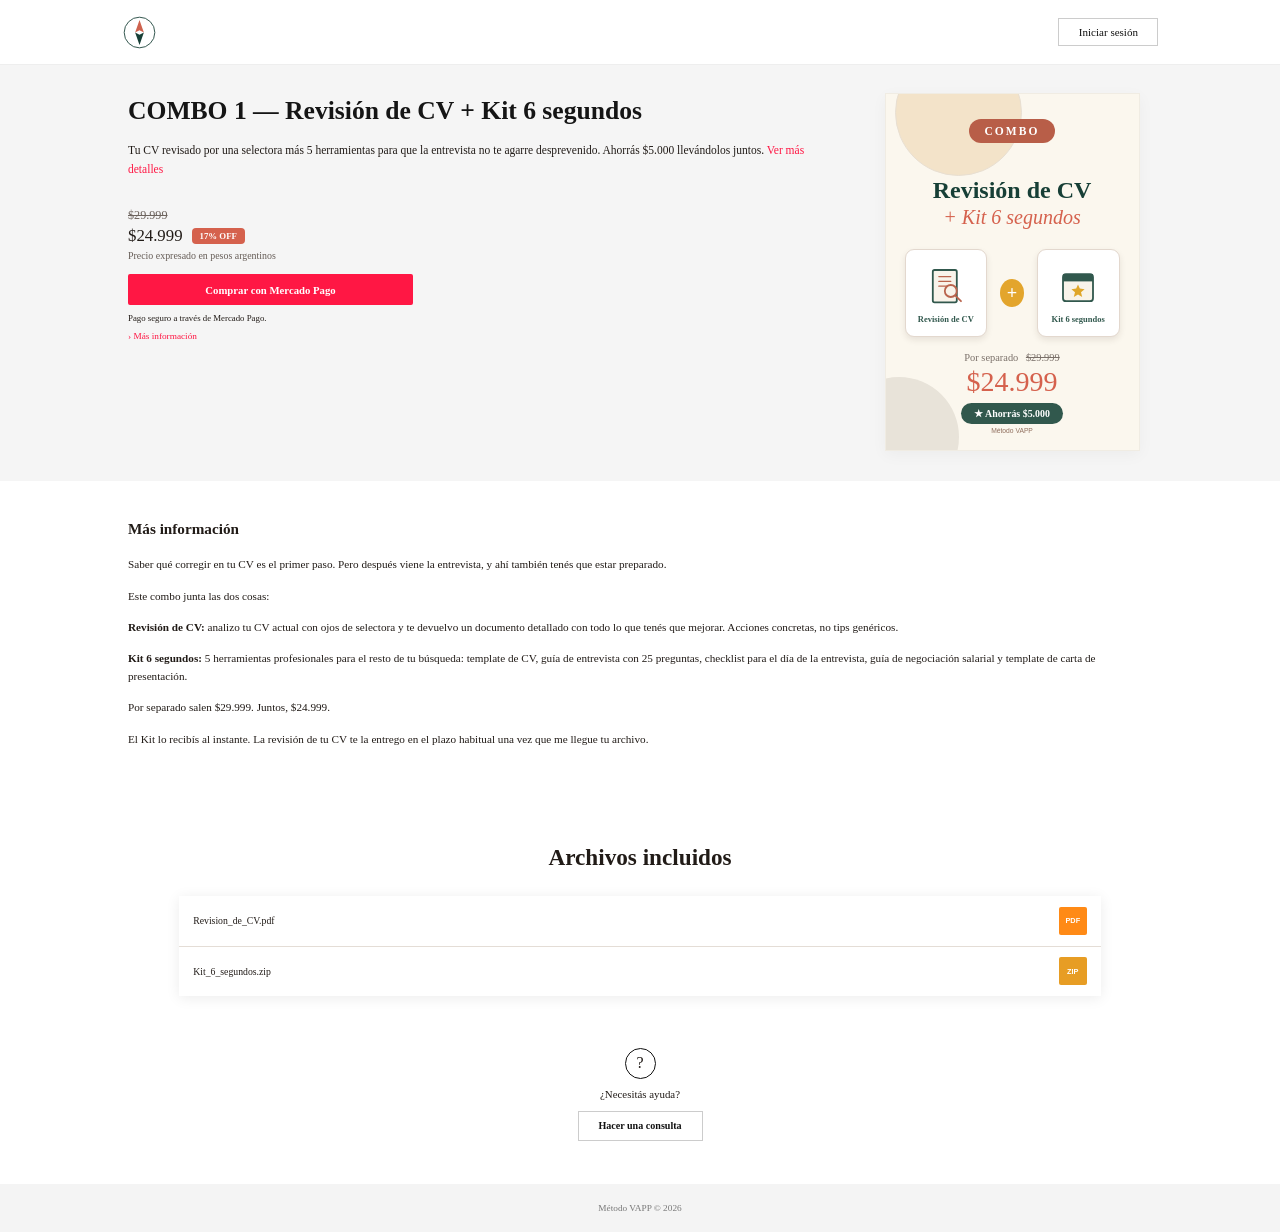
<file: combo-revision-kit.html>
<!DOCTYPE html>
<html lang="es">

<head>
    <meta charset="UTF-8">

    <meta
        name="viewport"
        content="width=device-width, initial-scale=1.0"
    >

    <meta
        name="description"
        content="Combo Revisión de CV y Kit 6 segundos para mejorar tu CV y prepararte para entrevistas laborales."
    >

    <title>Combo Revisión de CV + Kit 6 segundos | Método VAPP</title>

    <link rel="stylesheet" href="product.css">
</head>

<body>

    <!-- ENCABEZADO -->
    <header class="topbar">

        <a
            href="index.html"
            class="topbar__logo"
            aria-label="Volver a Método VAPP"
        >
            <svg viewBox="0 0 48 48" aria-hidden="true">

                <circle
                    cx="24"
                    cy="24"
                    r="21"
                ></circle>

                <path
                    class="needle needle--coral"
                    d="M24 7 30 24 24 21 18 24Z"
                ></path>

                <path
                    class="needle needle--green"
                    d="M24 41 18 24 24 27 30 24Z"
                ></path>

            </svg>
        </a>

        <a
            href="login.html"
            class="topbar__login"
        >
            Iniciar sesión
        </a>

    </header>


    <main>

        <!-- PRODUCTO -->
        <section class="product">

            <div class="page-container product__layout">

                <!-- INFORMACIÓN PRINCIPAL -->
                <div class="product__content">

                    <h1 class="product__title">
                        COMBO 1 — Revisión de CV + Kit 6 segundos
                    </h1>

                    <p class="product__summary">
                        Tu CV revisado por una selectora más 5 herramientas para
                        que la entrevista no te agarre desprevenido.
                        Ahorrás $5.000 llevándolos juntos.
                        <a href="#informacion">Ver más detalles</a>
                    </p>


                    <div class="payment payment--combo">

                        <p class="payment__old-price">
                            $29.999
                        </p>

                        <div class="payment__price-row">

                            <p class="payment__price">
                                $24.999
                            </p>

                            <span class="payment__discount">
                                17% OFF
                            </span>

                        </div>

                        <p class="payment__currency">
                            Precio expresado en pesos argentinos
                        </p>

                        <button
                            type="button"
                            class="payment__button"
                            id="mercado-pago-button"
                        >
                            Comprar con Mercado Pago
                        </button>

                        <p class="payment__caption">
                            Pago seguro a través de Mercado Pago.
                        </p>

                        <a
                            href="#informacion"
                            class="payment__more"
                        >
                            › Más información
                        </a>

                    </div>

                </div>


                <!-- PORTADA -->
                <div class="product__cover">

                    <div class="cover cover--combo-review">

                        <span class="combo-cover__badge">
                            COMBO
                        </span>

                        <h2 class="cover__title cover__title--combo-review">
                            Revisión de CV
                        </h2>

                        <p class="cover__subtitle cover__subtitle--combo">
                            + Kit 6 segundos
                        </p>


                        <div class="combo-cover__products">

                            <!-- Revisión de CV -->
                            <div class="combo-cover__product">

                                <svg
                                    class="combo-cover__icon"
                                    viewBox="0 0 80 80"
                                    aria-hidden="true"
                                >
                                    <rect
                                        class="combo-review__paper"
                                        x="18"
                                        y="10"
                                        width="40"
                                        height="54"
                                        rx="3"
                                    ></rect>

                                    <path
                                        class="combo-review__line"
                                        d="M28 21h20"
                                    ></path>

                                    <path
                                        class="combo-review__line"
                                        d="M28 29h20"
                                    ></path>

                                    <path
                                        class="combo-review__line"
                                        d="M28 37h14"
                                    ></path>

                                    <circle
                                        class="combo-review__glass"
                                        cx="48"
                                        cy="45"
                                        r="10"
                                    ></circle>

                                    <path
                                        class="combo-review__glass"
                                        d="m56 53 9 9"
                                    ></path>
                                </svg>

                                <span>
                                    Revisión de CV
                                </span>

                            </div>


                            <span class="combo-cover__plus">
                                +
                            </span>


                            <!-- Kit -->
                            <div class="combo-cover__product">

                                <svg
                                    class="combo-cover__icon"
                                    viewBox="0 0 80 80"
                                    aria-hidden="true"
                                >
                                    <rect
                                        class="combo-kit__box"
                                        x="15"
                                        y="17"
                                        width="50"
                                        height="45"
                                        rx="5"
                                    ></rect>

                                    <path
                                        class="combo-kit__header"
                                        d="M15 17h50v12H15z"
                                    ></path>

                                    <path
                                        class="combo-kit__star"
                                        d="m40 34 3 7 8 1-6 5 2 8-7-4-7 4 2-8-6-5 8-1Z"
                                    ></path>
                                </svg>

                                <span>
                                    Kit 6 segundos
                                </span>

                            </div>

                        </div>


                        <p class="combo-cover__separate">
                            Por separado
                            <span>$29.999</span>
                        </p>

                        <p class="combo-cover__price">
                            $24.999
                        </p>

                        <span class="combo-cover__saving">
                            ★ Ahorrás $5.000
                        </span>

                        <p class="cover__footer">
                            Método VAPP
                        </p>

                    </div>

                </div>

            </div>

        </section>


        <!-- MÁS INFORMACIÓN -->
        <section class="information" id="informacion">

            <div class="page-container">

                <h2 class="information__title">
                    Más información
                </h2>

                <p>
                    Saber qué corregir en tu CV es el primer paso. Pero después
                    viene la entrevista, y ahí también tenés que estar preparado.
                </p>

                <p>
                    Este combo junta las dos cosas:
                </p>

                <p>
                    <strong>Revisión de CV:</strong>
                    analizo tu CV actual con ojos de selectora y te devuelvo un
                    documento detallado con todo lo que tenés que mejorar.
                    Acciones concretas, no tips genéricos.
                </p>

                <p>
                    <strong>Kit 6 segundos:</strong>
                    5 herramientas profesionales para el resto de tu búsqueda:
                    template de CV, guía de entrevista con 25 preguntas,
                    checklist para el día de la entrevista, guía de negociación
                    salarial y template de carta de presentación.
                </p>

                <p>
                    Por separado salen $29.999. Juntos, $24.999.
                </p>

                <p>
                    El Kit lo recibís al instante. La revisión de tu CV te la
                    entrego en el plazo habitual una vez que me llegue tu archivo.
                </p>

            </div>

        </section>


        <!-- ARCHIVOS INCLUIDOS -->
        <section class="included">

            <div class="included__container">

                <h2 class="included__title">
                    Archivos incluidos
                </h2>

                <div class="file-card file-card--multiple">

                    <div class="file-card__row">

                        <span class="file-card__name">
                            Revision_de_CV.pdf
                        </span>

                        <span class="file-card__icon">
                            PDF
                        </span>

                    </div>


                    <div class="file-card__row">

                        <span class="file-card__name">
                            Kit_6_segundos.zip
                        </span>

                        <span class="file-card__icon file-card__icon--zip">
                            ZIP
                        </span>

                    </div>

                </div>

            </div>

        </section>


        <!-- AYUDA -->
        <section class="help">

            <div class="help__icon">
                ?
            </div>

            <p class="help__text">
                ¿Necesitás ayuda?
            </p>

            <button
                type="button"
                class="help__button"
                onclick="document.getElementById('consultation-dialog').showModal()"
            >
                Hacer una consulta
            </button>

        </section>

    </main>


    <!-- PIE -->
    <footer class="footer">
        Método VAPP © 2026
    </footer>


    <!-- MODAL DE CONSULTA -->
    <dialog
        class="consultation-dialog"
        id="consultation-dialog"
    >

        <div class="consultation-dialog__header">

            <h2>
                Combo Revisión de CV + Kit 6 segundos
            </h2>

            <button
                type="button"
                class="consultation-dialog__close"
                onclick="document.getElementById('consultation-dialog').close()"
                aria-label="Cerrar"
            >
                ×
            </button>

        </div>


        <form
            class="consultation-form"
            method="dialog"
        >

            <label for="combo-review-name">
                Nombre
            </label>

            <input
                type="text"
                id="combo-review-name"
                name="name"
                autocomplete="name"
                required
            >


            <label for="combo-review-email">
                Email
            </label>

            <input
                type="email"
                id="combo-review-email"
                name="email"
                autocomplete="email"
                required
            >


            <label for="combo-review-message">
                Mensaje
            </label>

            <textarea
                id="combo-review-message"
                name="message"
                rows="5"
                required
            ></textarea>


            <button
                type="submit"
                class="consultation-form__submit"
            >
                Enviar consulta
            </button>

        </form>


        <p class="consultation-dialog__footer">
            Te responderemos a la brevedad al correo indicado.
        </p>

    </dialog>

</body>

</html>
</file>
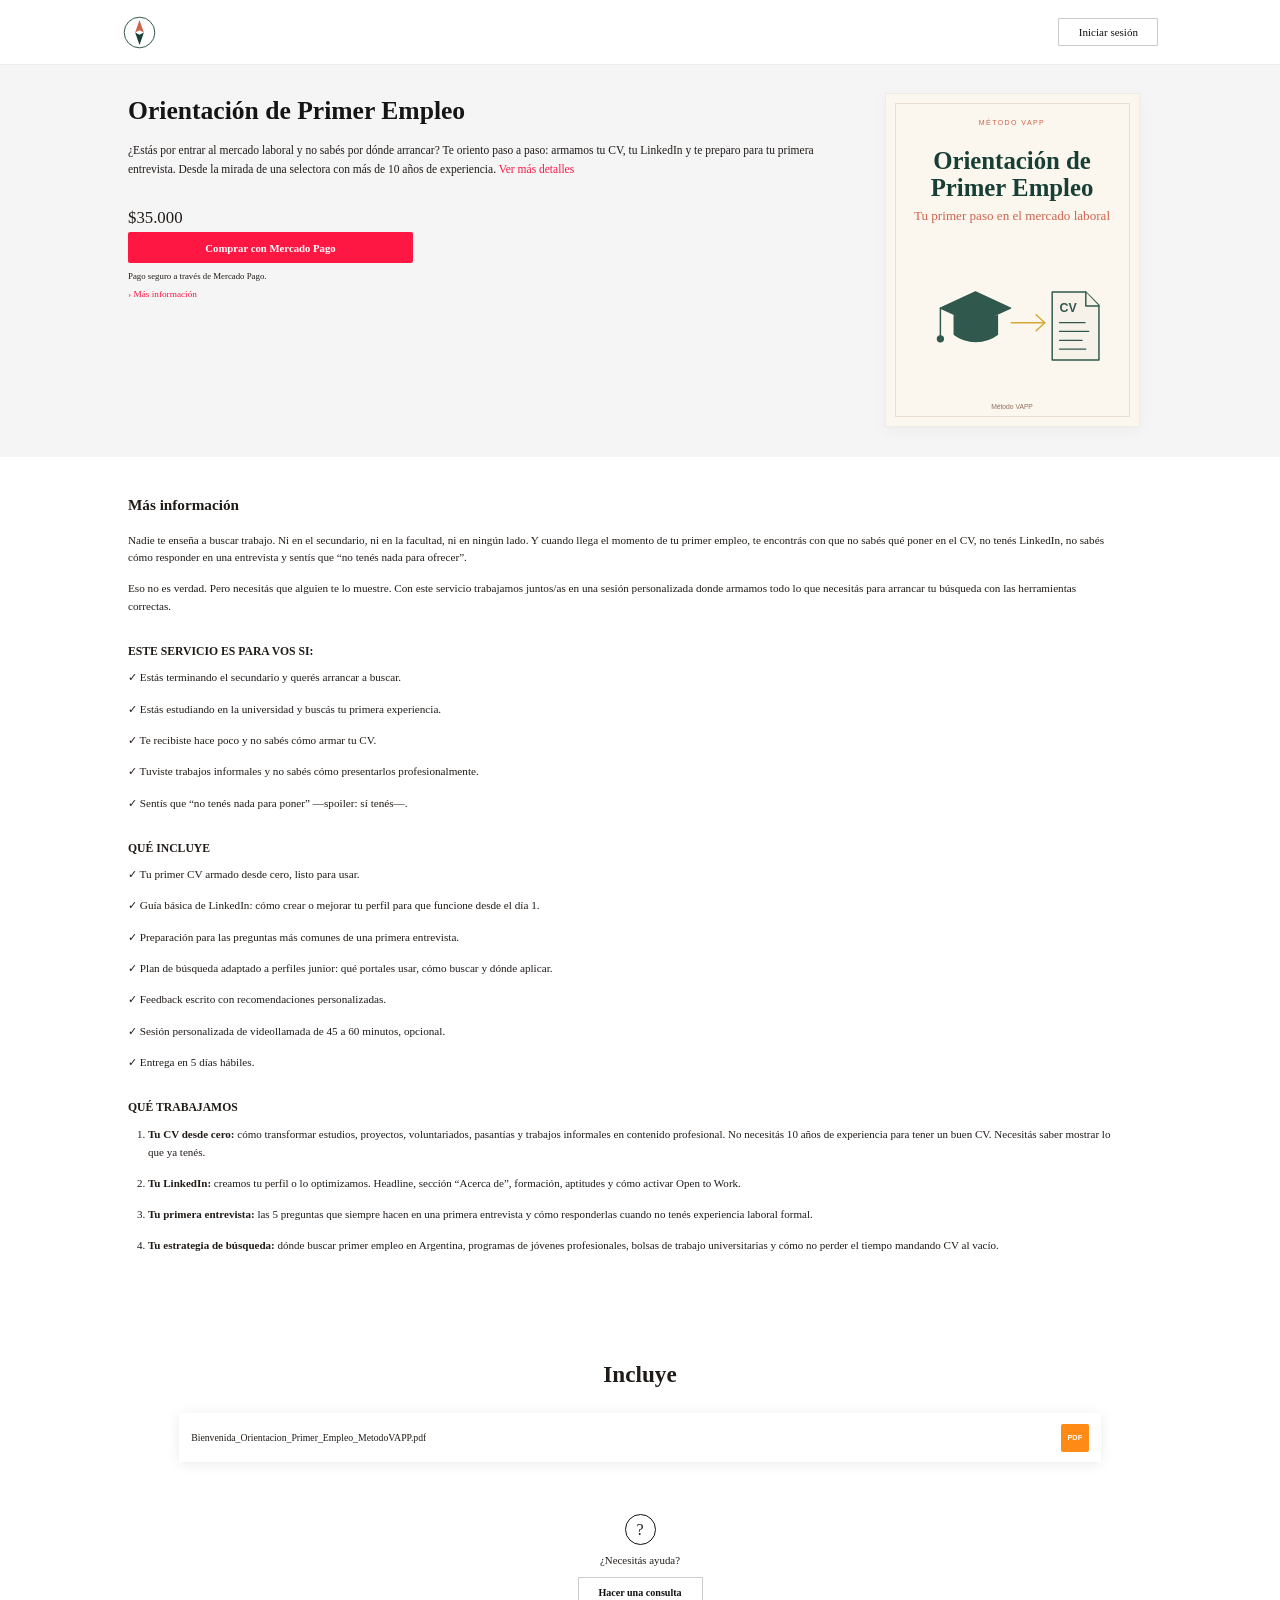
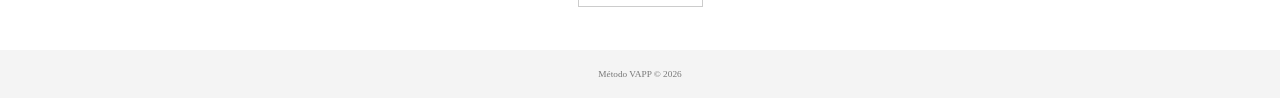
<file: orientacion-primer-empleo.html>
<!DOCTYPE html>
<html lang="es">

<head>
    <meta charset="UTF-8">

    <meta
        name="viewport"
        content="width=device-width, initial-scale=1.0"
    >

    <meta
        name="description"
        content="Orientación de Primer Empleo para crear tu CV, LinkedIn y preparar tu primera entrevista."
    >

    <title>Orientación de Primer Empleo | Método VAPP</title>

    <link rel="stylesheet" href="product.css">
</head>

<body>

    <!-- ENCABEZADO -->
    <header class="topbar">

        <a
            href="index.html"
            class="topbar__logo"
            aria-label="Volver a Método VAPP"
        >
            <svg viewBox="0 0 48 48" aria-hidden="true">

                <circle
                    cx="24"
                    cy="24"
                    r="21"
                ></circle>

                <path
                    class="needle needle--coral"
                    d="M24 7 30 24 24 21 18 24Z"
                ></path>

                <path
                    class="needle needle--green"
                    d="M24 41 18 24 24 27 30 24Z"
                ></path>

            </svg>
        </a>

        <a
            href="login.html"
            class="topbar__login"
        >
            Iniciar sesión
        </a>

    </header>


    <main>

        <!-- PRODUCTO -->
        <section class="product">

            <div class="page-container product__layout">

                <!-- INFORMACIÓN PRINCIPAL -->
                <div class="product__content">

                    <h1 class="product__title">
                        Orientación de Primer Empleo
                    </h1>

                    <p class="product__summary">
                        ¿Estás por entrar al mercado laboral y no sabés por dónde
                        arrancar? Te oriento paso a paso: armamos tu CV, tu LinkedIn
                        y te preparo para tu primera entrevista. Desde la mirada de
                        una selectora con más de 10 años de experiencia.
                        <a href="#informacion">Ver más detalles</a>
                    </p>


                    <div class="payment">

                        <p class="payment__price">
                            $35.000
                        </p>

                        <button
                            type="button"
                            class="payment__button"
                            id="mercado-pago-button"
                        >
                            Comprar con Mercado Pago
                        </button>

                        <p class="payment__caption">
                            Pago seguro a través de Mercado Pago.
                        </p>

                        <a
                            href="#informacion"
                            class="payment__more"
                        >
                            › Más información
                        </a>

                    </div>

                </div>


                <!-- PORTADA -->
                <div class="product__cover">

                    <div class="cover cover--first-job">

                        <p class="cover__brand">
                            MÉTODO VAPP
                        </p>

                        <h2 class="cover__title cover__title--first-job">
                            Orientación de<br>
                            Primer Empleo
                        </h2>

                        <p class="cover__subtitle">
                            Tu primer paso en el mercado laboral
                        </p>


                        <svg
                            class="cover__drawing cover__drawing--first-job"
                            viewBox="0 0 260 210"
                            aria-hidden="true"
                        >

                            <!-- Birrete -->
                            <path
                                class="firstjob-cap"
                                d="M32 85 80 63l48 22-48 22Z"
                            ></path>

                            <path
                                class="firstjob-cap"
                                d="M51 95v26c17 13 42 13 59 0V95"
                            ></path>

                            <path
                                class="firstjob-cap"
                                d="M32 85v38"
                            ></path>

                            <circle
                                class="firstjob-cap"
                                cx="32"
                                cy="127"
                                r="4"
                            ></circle>


                            <!-- Flecha -->
                            <path
                                class="firstjob-arrow"
                                d="M129 105h45"
                            ></path>

                            <path
                                class="firstjob-arrow"
                                d="m163 94 12 11-12 11"
                            ></path>


                            <!-- Documento CV -->
                            <path
                                class="firstjob-document"
                                d="M185 63h46l18 18v75h-64Z"
                            ></path>

                            <path
                                class="firstjob-document"
                                d="M231 63v19h18"
                            ></path>

                            <text
                                class="firstjob-cv"
                                x="195"
                                y="91"
                            >
                                CV
                            </text>

                            <path
                                class="firstjob-document-line"
                                d="M195 105h35"
                            ></path>

                            <path
                                class="firstjob-document-line"
                                d="M195 117h40"
                            ></path>

                            <path
                                class="firstjob-document-line"
                                d="M195 129h31"
                            ></path>

                            <path
                                class="firstjob-document-line"
                                d="M195 141h36"
                            ></path>

                        </svg>


                        <p class="cover__footer">
                            Método VAPP
                        </p>

                    </div>

                </div>

            </div>

        </section>


        <!-- MÁS INFORMACIÓN -->
        <section class="information" id="informacion">

            <div class="page-container">

                <h2 class="information__title">
                    Más información
                </h2>

                <p>
                    Nadie te enseña a buscar trabajo. Ni en el secundario,
                    ni en la facultad, ni en ningún lado. Y cuando llega el
                    momento de tu primer empleo, te encontrás con que no sabés
                    qué poner en el CV, no tenés LinkedIn, no sabés cómo responder
                    en una entrevista y sentís que “no tenés nada para ofrecer”.
                </p>

                <p>
                    Eso no es verdad. Pero necesitás que alguien te lo muestre.
                    Con este servicio trabajamos juntos/as en una sesión personalizada
                    donde armamos todo lo que necesitás para arrancar tu búsqueda
                    con las herramientas correctas.
                </p>


                <h3 class="information__section-title">
                    Este servicio es para vos si:
                </h3>

                <div class="check-list">

                    <p>
                        ✓ Estás terminando el secundario y querés arrancar a buscar.
                    </p>

                    <p>
                        ✓ Estás estudiando en la universidad y buscás tu primera experiencia.
                    </p>

                    <p>
                        ✓ Te recibiste hace poco y no sabés cómo armar tu CV.
                    </p>

                    <p>
                        ✓ Tuviste trabajos informales y no sabés cómo presentarlos
                        profesionalmente.
                    </p>

                    <p>
                        ✓ Sentís que “no tenés nada para poner” —spoiler: sí tenés—.
                    </p>

                </div>


                <h3 class="information__section-title">
                    Qué incluye
                </h3>

                <div class="check-list">

                    <p>
                        ✓ Tu primer CV armado desde cero, listo para usar.
                    </p>

                    <p>
                        ✓ Guía básica de LinkedIn: cómo crear o mejorar tu perfil
                        para que funcione desde el día 1.
                    </p>

                    <p>
                        ✓ Preparación para las preguntas más comunes de una
                        primera entrevista.
                    </p>

                    <p>
                        ✓ Plan de búsqueda adaptado a perfiles junior:
                        qué portales usar, cómo buscar y dónde aplicar.
                    </p>

                    <p>
                        ✓ Feedback escrito con recomendaciones personalizadas.
                    </p>

                    <p>
                        ✓ Sesión personalizada de videollamada de 45 a 60 minutos,
                        opcional.
                    </p>

                    <p>
                        ✓ Entrega en 5 días hábiles.
                    </p>

                </div>


                <h3 class="information__section-title">
                    Qué trabajamos
                </h3>

                <ol class="process-list">

                    <li>
                        <strong>Tu CV desde cero:</strong>
                        cómo transformar estudios, proyectos, voluntariados,
                        pasantías y trabajos informales en contenido profesional.
                        No necesitás 10 años de experiencia para tener un buen CV.
                        Necesitás saber mostrar lo que ya tenés.
                    </li>

                    <li>
                        <strong>Tu LinkedIn:</strong>
                        creamos tu perfil o lo optimizamos. Headline, sección
                        “Acerca de”, formación, aptitudes y cómo activar
                        Open to Work.
                    </li>

                    <li>
                        <strong>Tu primera entrevista:</strong>
                        las 5 preguntas que siempre hacen en una primera entrevista
                        y cómo responderlas cuando no tenés experiencia laboral formal.
                    </li>

                    <li>
                        <strong>Tu estrategia de búsqueda:</strong>
                        dónde buscar primer empleo en Argentina, programas de
                        jóvenes profesionales, bolsas de trabajo universitarias
                        y cómo no perder el tiempo mandando CV al vacío.
                    </li>

                </ol>

            </div>

        </section>


        <!-- ARCHIVO INCLUIDO -->
        <section class="included">

            <div class="included__container">

                <h2 class="included__title">
                    Incluye
                </h2>

                <div class="file-card">

                    <span class="file-card__name">
                        Bienvenida_Orientacion_Primer_Empleo_MetodoVAPP.pdf
                    </span>

                    <span class="file-card__icon">
                        PDF
                    </span>

                </div>

            </div>

        </section>


        <!-- AYUDA -->
        <section class="help">

            <div class="help__icon">
                ?
            </div>

            <p class="help__text">
                ¿Necesitás ayuda?
            </p>

            <button
                type="button"
                class="help__button"
                onclick="document.getElementById('consultation-dialog').showModal()"
            >
                Hacer una consulta
            </button>

        </section>

    </main>


    <footer class="footer">
        Método VAPP © 2026
    </footer>


    <!-- MODAL DE CONSULTA -->
    <dialog
        class="consultation-dialog"
        id="consultation-dialog"
    >

        <div class="consultation-dialog__header">

            <h2>
                Orientación de Primer Empleo | Método VAPP
            </h2>

            <button
                type="button"
                class="consultation-dialog__close"
                onclick="document.getElementById('consultation-dialog').close()"
                aria-label="Cerrar"
            >
                ×
            </button>

        </div>


        <form
            class="consultation-form"
            method="dialog"
        >

            <label for="first-job-name">
                Nombre
            </label>

            <input
                type="text"
                id="first-job-name"
                name="name"
                autocomplete="name"
                required
            >


            <label for="first-job-email">
                Email
            </label>

            <input
                type="email"
                id="first-job-email"
                name="email"
                autocomplete="email"
                required
            >


            <label for="first-job-message">
                Mensaje
            </label>

            <textarea
                id="first-job-message"
                name="message"
                rows="5"
                required
            ></textarea>


            <button
                type="submit"
                class="consultation-form__submit"
            >
                Enviar consulta
            </button>

        </form>


        <p class="consultation-dialog__footer">
            Te responderemos a la brevedad al correo indicado.
        </p>

    </dialog>

</body>

</html>
</file>
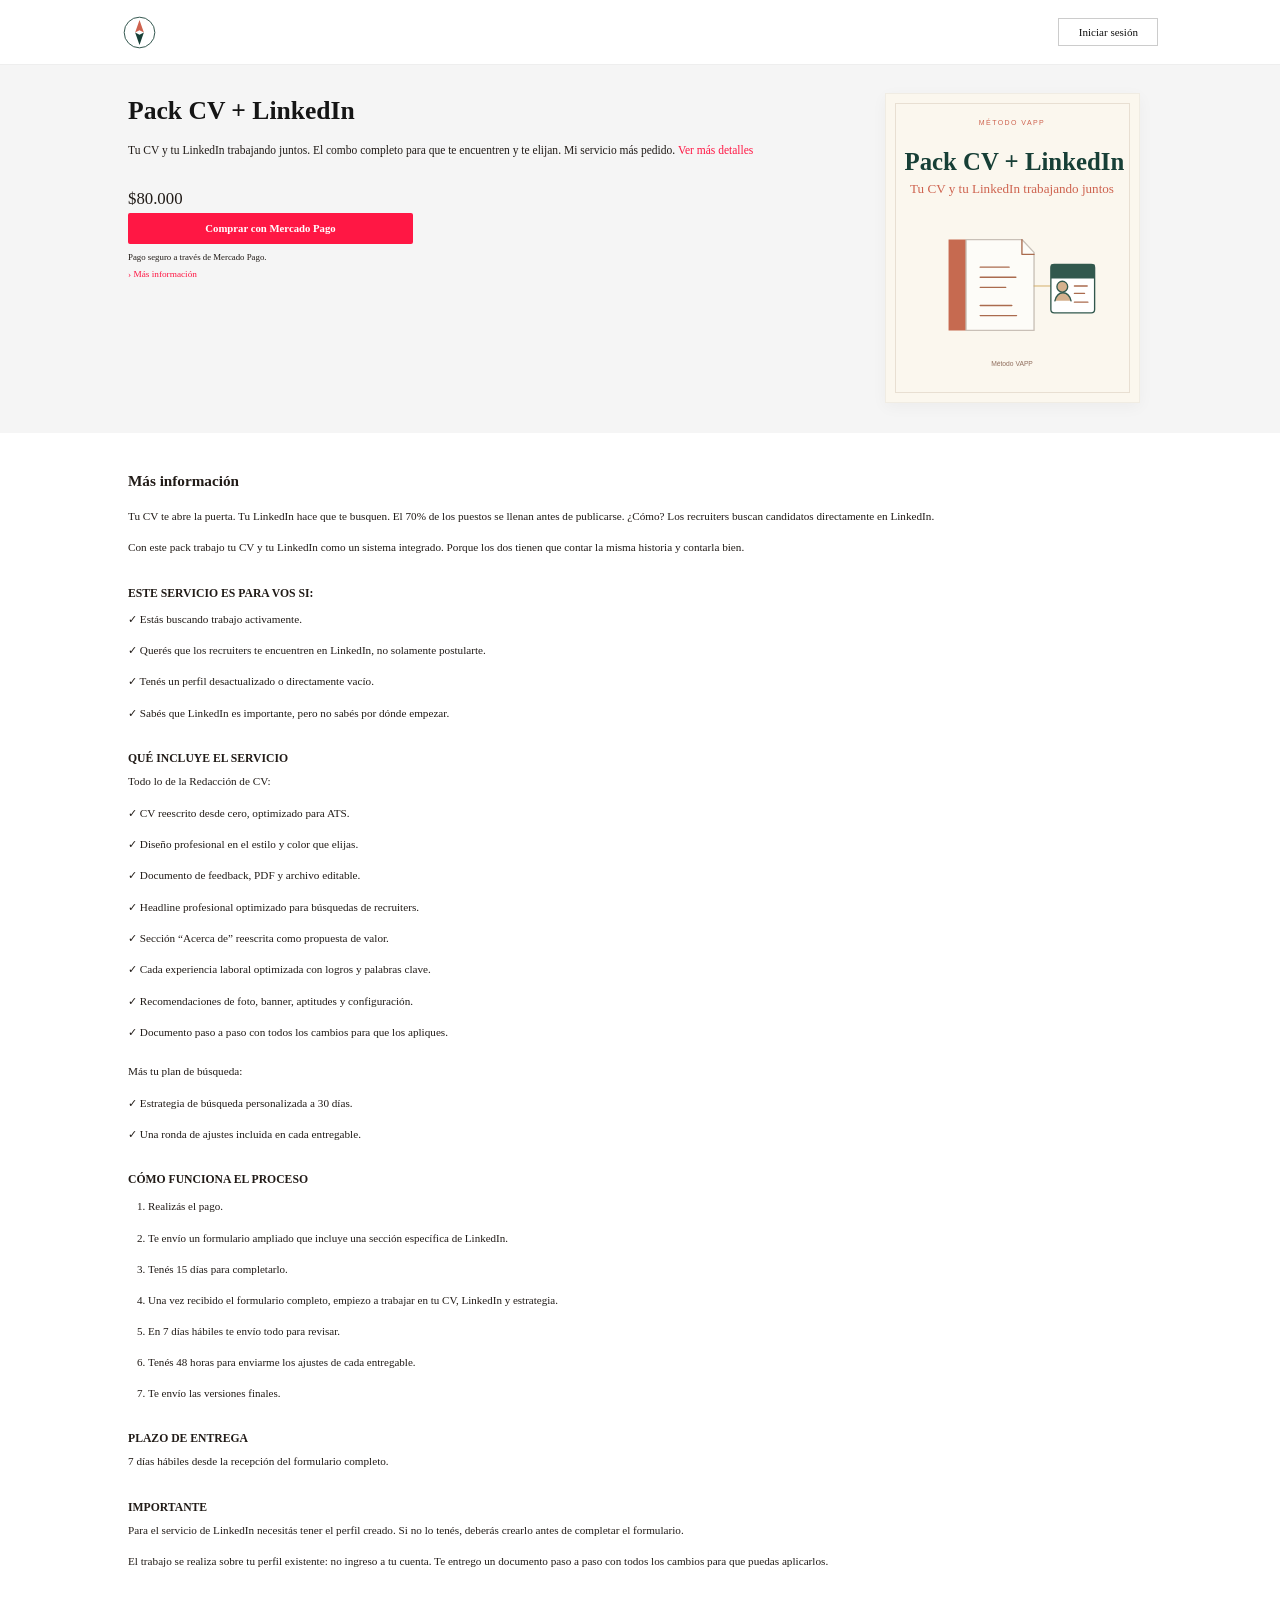
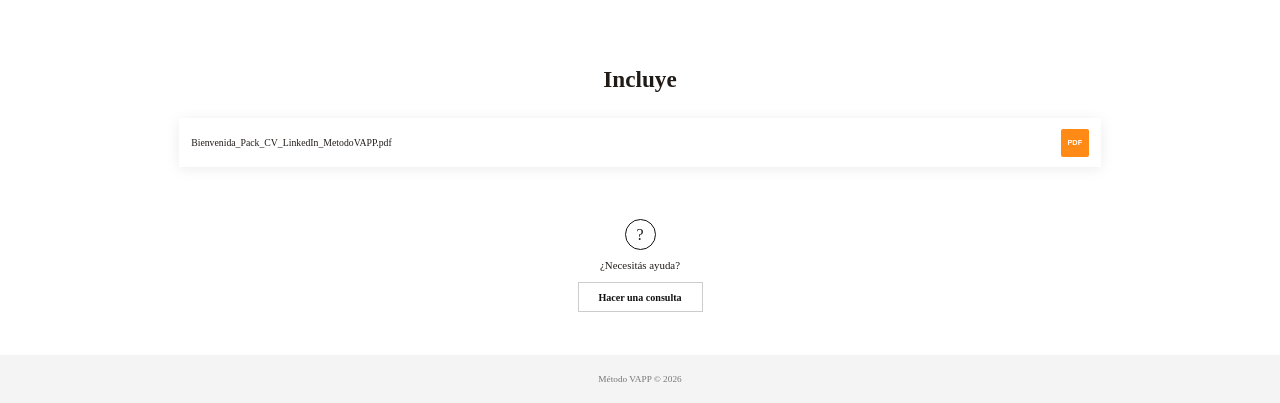
<file: pack-cv-linkedin.html>
<!DOCTYPE html>
<html lang="es">

<head>
    <meta charset="UTF-8">

    <meta
        name="viewport"
        content="width=device-width, initial-scale=1.0"
    >

    <meta
        name="description"
        content="Pack profesional de CV y LinkedIn para mejorar tu visibilidad laboral."
    >

    <title>Pack CV + LinkedIn | Método VAPP</title>

    <link rel="stylesheet" href="product.css">
</head>

<body>

    <!-- ENCABEZADO -->
    <header class="topbar">

        <a
            href="index.html"
            class="topbar__logo"
            aria-label="Volver a Método VAPP"
        >
            <svg viewBox="0 0 48 48" aria-hidden="true">
                <circle cx="24" cy="24" r="21"></circle>

                <path
                    class="needle needle--coral"
                    d="M24 7 30 24 24 21 18 24Z"
                ></path>

                <path
                    class="needle needle--green"
                    d="M24 41 18 24 24 27 30 24Z"
                ></path>
            </svg>
        </a>

        <a href="login.html" class="topbar__login">
            Iniciar sesión
        </a>

    </header>


    <main>

        <!-- PRODUCTO -->
        <section class="product">

            <div class="page-container product__layout">

                <!-- INFORMACIÓN PRINCIPAL -->
                <div class="product__content">

                    <h1 class="product__title">
                        Pack CV + LinkedIn
                    </h1>

                    <p class="product__summary">
                        Tu CV y tu LinkedIn trabajando juntos. El combo completo
                        para que te encuentren y te elijan. Mi servicio más pedido.
                        <a href="#informacion">Ver más detalles</a>
                    </p>


                    <div class="payment">

                        <p class="payment__price">
                            $80.000
                        </p>

                        <button
                            type="button"
                            class="payment__button"
                            id="mercado-pago-button"
                        >
                            Comprar con Mercado Pago
                        </button>

                        <p class="payment__caption">
                            Pago seguro a través de Mercado Pago.
                        </p>

                        <a href="#informacion" class="payment__more">
                            › Más información
                        </a>

                    </div>

                </div>


                <!-- PORTADA -->
                <div class="product__cover">

                    <div class="cover cover--linkedin">

                        <p class="cover__brand">
                            MÉTODO VAPP
                        </p>

                        <h2 class="cover__title cover__title--pack">
                            Pack CV + LinkedIn
                        </h2>

                        <p class="cover__subtitle">
                            Tu CV y tu LinkedIn trabajando juntos
                        </p>


                        <!-- Ilustración CV + LinkedIn -->
                        <svg
                            class="cover__drawing cover__drawing--linkedin"
                            viewBox="0 0 260 210"
                            aria-hidden="true"
                        >
                            <!-- Carpeta lateral -->
                            <path
                                class="pack-folder"
                                d="M35 35h26v135H35z"
                            ></path>

                            <!-- Documento -->
                            <path
                                class="pack-document"
                                d="M61 35h83l18 19v116H61z"
                            ></path>

                            <path d="M144 35v22h18"></path>

                            <path d="M82 76h43"></path>
                            <path d="M82 91h53"></path>
                            <path d="M82 106h38"></path>
                            <path d="M82 133h47"></path>
                            <path d="M82 148h54"></path>

                            <!-- Línea de conexión -->
                            <path
                                class="pack-connection"
                                d="M162 104h25"
                            ></path>

                            <!-- Tarjeta LinkedIn -->
                            <rect
                                class="linkedin-card"
                                x="187"
                                y="72"
                                width="65"
                                height="72"
                                rx="5"
                            ></rect>

                            <path
                                class="linkedin-card__header"
                                d="M187 72h65v21h-65z"
                            ></path>

                            <!-- Avatar -->
                            <circle
                                class="linkedin-avatar"
                                cx="204"
                                cy="105"
                                r="8"
                            ></circle>

                            <path
                                class="linkedin-avatar"
                                d="M193 126c2-8 7-12 12-12s10 4 12 12"
                            ></path>

                            <!-- Datos -->
                            <path d="M222 104h19"></path>
                            <path d="M222 115h15"></path>
                            <path d="M222 128h20"></path>
                        </svg>


                        <p class="cover__footer">
                            Método VAPP
                        </p>

                    </div>

                </div>

            </div>

        </section>


        <!-- MÁS INFORMACIÓN -->
        <section class="information" id="informacion">

            <div class="page-container">

                <h2 class="information__title">
                    Más información
                </h2>

                <p>
                    Tu CV te abre la puerta. Tu LinkedIn hace que te busquen.
                    El 70% de los puestos se llenan antes de publicarse.
                    ¿Cómo? Los recruiters buscan candidatos directamente
                    en LinkedIn.
                </p>

                <p>
                    Con este pack trabajo tu CV y tu LinkedIn como un sistema
                    integrado. Porque los dos tienen que contar la misma
                    historia y contarla bien.
                </p>


                <h3 class="information__section-title">
                    Este servicio es para vos si:
                </h3>

                <div class="check-list">

                    <p>✓ Estás buscando trabajo activamente.</p>

                    <p>
                        ✓ Querés que los recruiters te encuentren en LinkedIn,
                        no solamente postularte.
                    </p>

                    <p>
                        ✓ Tenés un perfil desactualizado o directamente vacío.
                    </p>

                    <p>
                        ✓ Sabés que LinkedIn es importante, pero no sabés
                        por dónde empezar.
                    </p>

                </div>


                <h3 class="information__section-title">
                    Qué incluye el servicio
                </h3>

                <p>
                    Todo lo de la Redacción de CV:
                </p>

                <div class="check-list">

                    <p>
                        ✓ CV reescrito desde cero, optimizado para ATS.
                    </p>

                    <p>
                        ✓ Diseño profesional en el estilo y color que elijas.
                    </p>

                    <p>
                        ✓ Documento de feedback, PDF y archivo editable.
                    </p>

                    <p>
                        ✓ Headline profesional optimizado para búsquedas
                        de recruiters.
                    </p>

                    <p>
                        ✓ Sección “Acerca de” reescrita como propuesta de valor.
                    </p>

                    <p>
                        ✓ Cada experiencia laboral optimizada con logros
                        y palabras clave.
                    </p>

                    <p>
                        ✓ Recomendaciones de foto, banner, aptitudes
                        y configuración.
                    </p>

                    <p>
                        ✓ Documento paso a paso con todos los cambios
                        para que los apliques.
                    </p>

                </div>


                <p>
                    Más tu plan de búsqueda:
                </p>

                <div class="check-list">

                    <p>
                        ✓ Estrategia de búsqueda personalizada a 30 días.
                    </p>

                    <p>
                        ✓ Una ronda de ajustes incluida en cada entregable.
                    </p>

                </div>


                <h3 class="information__section-title">
                    Cómo funciona el proceso
                </h3>

                <ol class="process-list">

                    <li>
                        Realizás el pago.
                    </li>

                    <li>
                        Te envío un formulario ampliado que incluye una sección
                        específica de LinkedIn.
                    </li>

                    <li>
                        Tenés 15 días para completarlo.
                    </li>

                    <li>
                        Una vez recibido el formulario completo, empiezo a
                        trabajar en tu CV, LinkedIn y estrategia.
                    </li>

                    <li>
                        En 7 días hábiles te envío todo para revisar.
                    </li>

                    <li>
                        Tenés 48 horas para enviarme los ajustes de cada
                        entregable.
                    </li>

                    <li>
                        Te envío las versiones finales.
                    </li>

                </ol>


                <h3 class="information__section-title">
                    Plazo de entrega
                </h3>

                <p>
                    7 días hábiles desde la recepción del formulario completo.
                </p>


                <h3 class="information__section-title">
                    Importante
                </h3>

                <p>
                    Para el servicio de LinkedIn necesitás tener el perfil
                    creado. Si no lo tenés, deberás crearlo antes de completar
                    el formulario.
                </p>

                <p>
                    El trabajo se realiza sobre tu perfil existente: no ingreso
                    a tu cuenta. Te entrego un documento paso a paso con todos
                    los cambios para que puedas aplicarlos.
                </p>

            </div>

        </section>


        <!-- ARCHIVO INCLUIDO -->
        <section class="included">

            <div class="included__container">

                <h2 class="included__title">
                    Incluye
                </h2>

                <div class="file-card">

                    <span class="file-card__name">
                        Bienvenida_Pack_CV_LinkedIn_MetodoVAPP.pdf
                    </span>

                    <span class="file-card__icon">
                        PDF
                    </span>

                </div>

            </div>

        </section>


        <!-- AYUDA -->
        <section class="help">

            <div class="help__icon">
                ?
            </div>

            <p class="help__text">
                ¿Necesitás ayuda?
            </p>

            <button
                type="button"
                class="help__button"
                onclick="document.getElementById('consultation-dialog').showModal()"
            >
                Hacer una consulta
            </button>

        </section>

    </main>


    <!-- PIE DE PÁGINA -->
    <footer class="footer">
        Método VAPP © 2026
    </footer>


    <!-- MODAL DE CONSULTA -->
    <dialog
        class="consultation-dialog"
        id="consultation-dialog"
    >

        <div class="consultation-dialog__header">

            <h2>
                Pack CV + LinkedIn | Método VAPP
            </h2>

            <button
                type="button"
                class="consultation-dialog__close"
                onclick="document.getElementById('consultation-dialog').close()"
                aria-label="Cerrar"
            >
                ×
            </button>

        </div>


        <form
            class="consultation-form"
            method="dialog"
        >

            <label for="pack-name">
                Nombre
            </label>

            <input
                type="text"
                id="pack-name"
                name="name"
                autocomplete="name"
                required
            >


            <label for="pack-email">
                Email
            </label>

            <input
                type="email"
                id="pack-email"
                name="email"
                autocomplete="email"
                required
            >


            <label for="pack-message">
                Mensaje
            </label>

            <textarea
                id="pack-message"
                name="message"
                rows="5"
                required
            ></textarea>


            <button
                type="submit"
                class="consultation-form__submit"
            >
                Enviar consulta
            </button>

        </form>

        <p class="consultation-dialog__footer">
            Te responderemos a la brevedad al correo indicado.
        </p>

    </dialog>

</body>

</html>
</file>
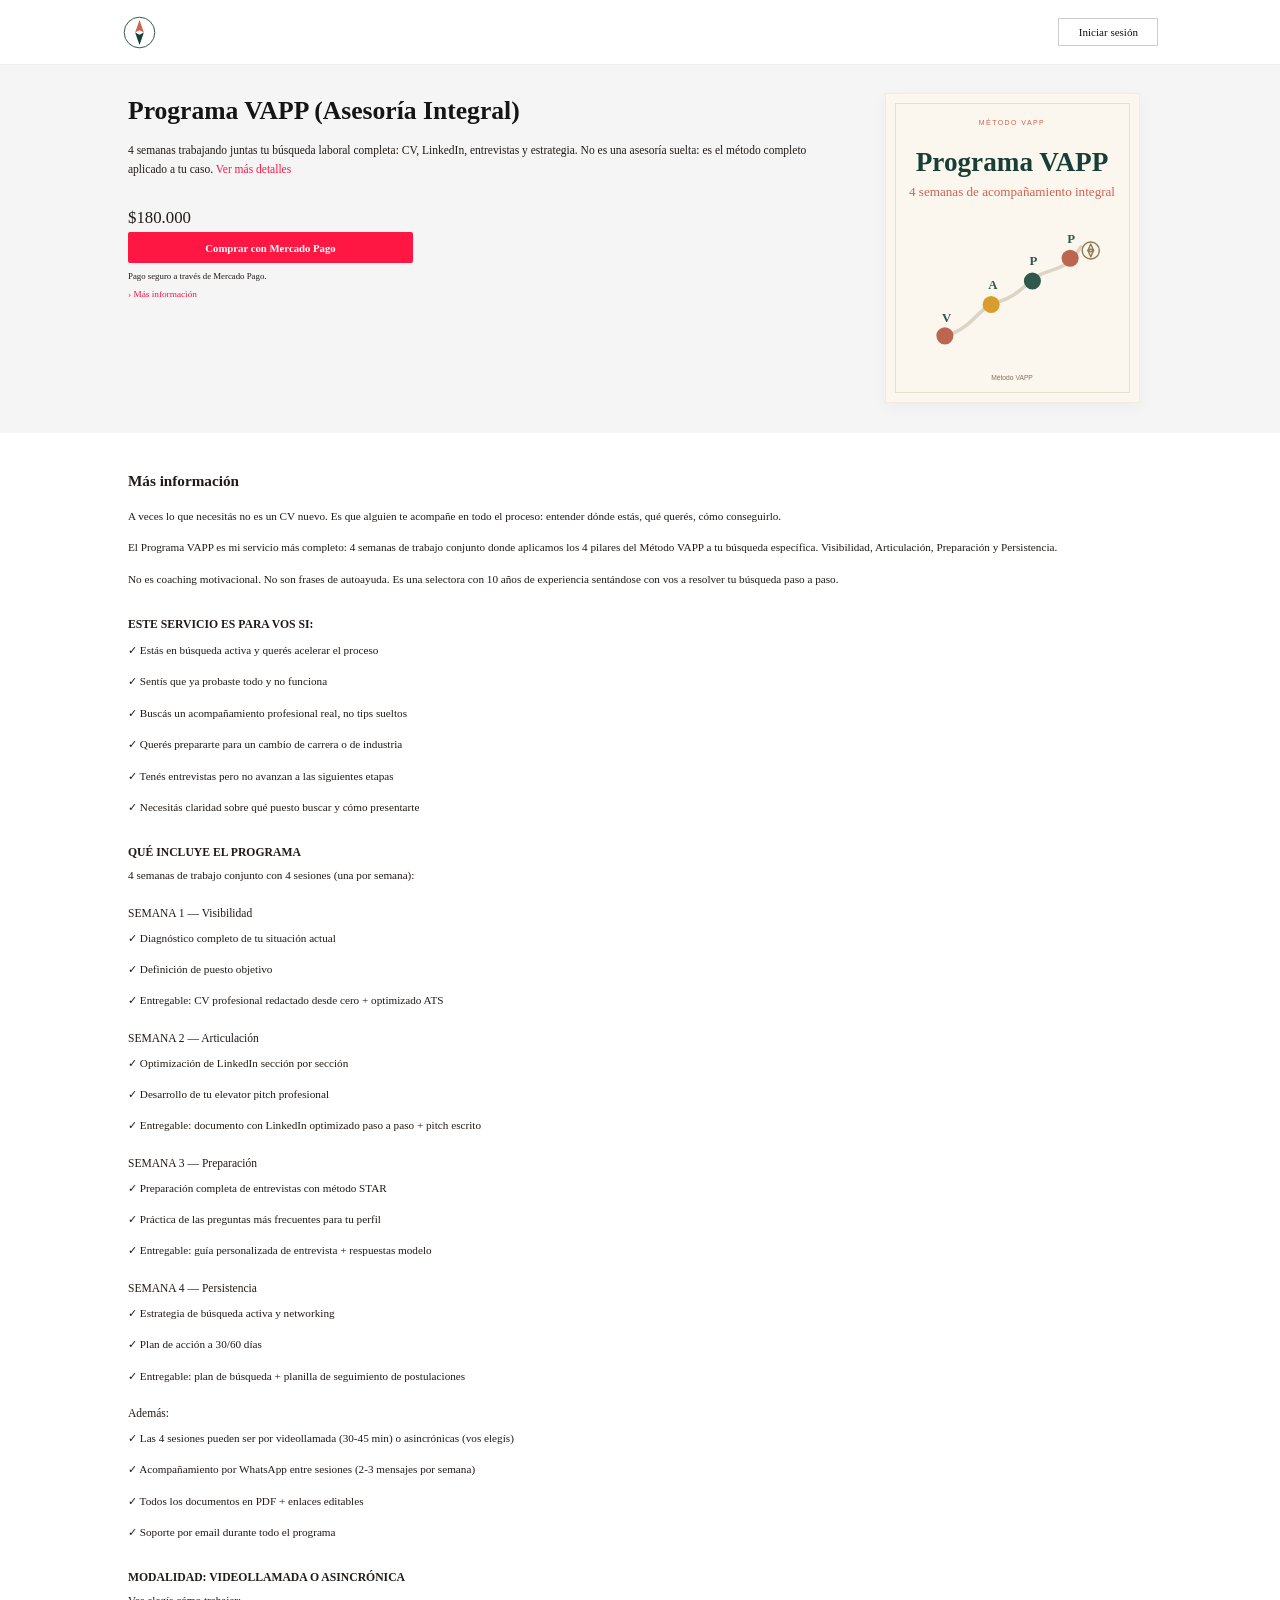
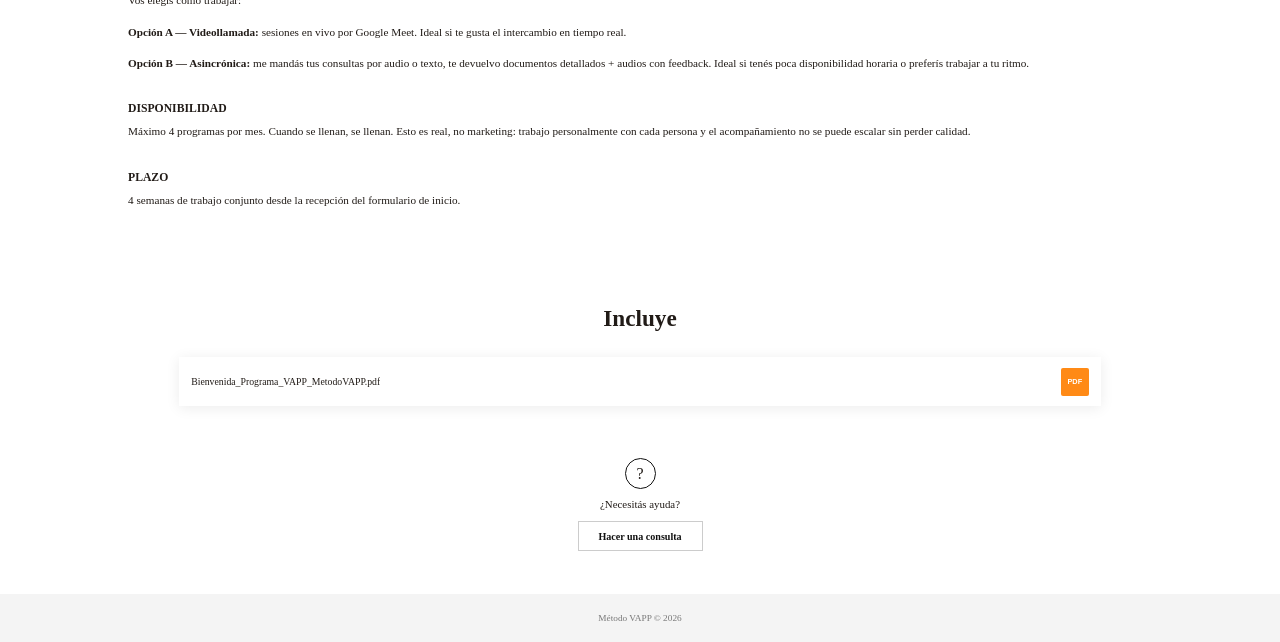
<file: programa-vapp.html>
<!DOCTYPE html>
<html lang="es">
<head>
    <meta charset="UTF-8" />
    <meta name="viewport" content="width=device-width, initial-scale=1.0" />
    <meta
        name="description"
        content="Programa VAPP: cuatro semanas de acompañamiento integral para tu búsqueda laboral."
    />
    <title>Programa VAPP | Método VAPP</title>
    <link rel="stylesheet" href="product.css" />
</head>
<body>

    <!-- HEADER -->
    <header class="topbar">
        <a href="index.html" class="topbar__logo" aria-label="Volver a Método VAPP">
            <svg viewBox="0 0 48 48" aria-hidden="true">
                <circle cx="24" cy="24" r="21"></circle>
                <path class="needle needle--coral" d="M24 7 30 24 24 21 18 24Z"></path>
                <path class="needle needle--green" d="M24 41 18 24 24 27 30 24Z"></path>
            </svg>
        </a>

        <a href="login.html" class="topbar__login">Iniciar sesión</a>
    </header>

    <main>

        <!-- HERO PRODUCTO -->
        <section class="product">
            <div class="page-container product__layout">

                <div class="product__content">
                    <h1 class="product__title">
                        Programa VAPP
                        <span>(Asesoría Integral)</span>
                    </h1>

                    <p class="product__summary">
                        4 semanas trabajando juntas tu búsqueda laboral completa:
                        CV, LinkedIn, entrevistas y estrategia. No es una asesoría
                        suelta: es el método completo aplicado a tu caso.
                        <a href="#informacion">Ver más detalles</a>
                    </p>

                    <div class="payment">
                        <p class="payment__price">$180.000</p>

                        <button
                            type="button"
                            class="payment__button"
                            id="mercado-pago-button"
                        >
                            Comprar con Mercado Pago
                        </button>

                        <p class="payment__caption">
                            Pago seguro a través de Mercado Pago.
                        </p>

                        <a href="#informacion" class="payment__more">
                            › Más información
                        </a>
                    </div>
                </div>

                <div class="product__cover">
                    <div class="cover cover--program">
                        <p class="cover__brand">MÉTODO VAPP</p>

                        <h2 class="cover__title cover__title--program">
                            Programa VAPP
                        </h2>

                        <p class="cover__subtitle">
                            4 semanas de acompañamiento integral
                        </p>

                        <svg
                            class="cover__drawing cover__drawing--program"
                            viewBox="0 0 260 210"
                            aria-hidden="true"
                        >
                            <path
                                class="program-path"
                                d="M35 160
                                   C75 150, 80 120, 110 112
                                   C145 103, 150 77, 185 68
                                   C205 63, 218 49, 226 35"
                            ></path>

                            <circle class="program-point program-point--coral" cx="35" cy="160" r="12"></circle>
                            <text class="program-letter" x="31" y="140">V</text>

                            <circle class="program-point program-point--gold" cx="100" cy="116" r="12"></circle>
                            <text class="program-letter" x="96" y="94">A</text>

                            <circle class="program-point program-point--green" cx="158" cy="83" r="12"></circle>
                            <text class="program-letter" x="154" y="61">P</text>

                            <circle class="program-point program-point--coral" cx="211" cy="51" r="12"></circle>
                            <text class="program-letter" x="207" y="29">P</text>

                            <circle class="program-compass" cx="240" cy="40" r="12"></circle>
                            <path class="program-compass" d="m240 31 4 9-4-2-4 2Z"></path>
                            <path class="program-compass" d="m240 49-4-9 4 2 4-2Z"></path>
                        </svg>

                        <p class="cover__footer">Método VAPP</p>
                    </div>
                </div>

            </div>
        </section>


        <!-- INFORMACIÓN -->
        <section class="information" id="informacion">
            <div class="page-container">

                <h2 class="information__title">Más información</h2>

                <p>
                    A veces lo que necesitás no es un CV nuevo. Es que alguien te acompañe en
                    todo el proceso: entender dónde estás, qué querés, cómo conseguirlo.
                </p>

                <p>
                    El Programa VAPP es mi servicio más completo: 4 semanas de trabajo conjunto
                    donde aplicamos los 4 pilares del Método VAPP a tu búsqueda específica.
                    Visibilidad, Articulación, Preparación y Persistencia.
                </p>

                <p>
                    No es coaching motivacional. No son frases de autoayuda. Es una selectora
                    con 10 años de experiencia sentándose con vos a resolver tu búsqueda paso a paso.
                </p>

                <h3 class="information__section-title">Este servicio es para vos si:</h3>

                <div class="check-list">
                    <p>✓ Estás en búsqueda activa y querés acelerar el proceso</p>
                    <p>✓ Sentís que ya probaste todo y no funciona</p>
                    <p>✓ Buscás un acompañamiento profesional real, no tips sueltos</p>
                    <p>✓ Querés prepararte para un cambio de carrera o de industria</p>
                    <p>✓ Tenés entrevistas pero no avanzan a las siguientes etapas</p>
                    <p>✓ Necesitás claridad sobre qué puesto buscar y cómo presentarte</p>
                </div>

                <h3 class="information__section-title">Qué incluye el programa</h3>

                <p>
                    4 semanas de trabajo conjunto con 4 sesiones (una por semana):
                </p>

                <h3 class="program-week-title">SEMANA 1 — Visibilidad</h3>
                <div class="check-list">
                    <p>✓ Diagnóstico completo de tu situación actual</p>
                    <p>✓ Definición de puesto objetivo</p>
                    <p>✓ Entregable: CV profesional redactado desde cero + optimizado ATS</p>
                </div>

                <h3 class="program-week-title">SEMANA 2 — Articulación</h3>
                <div class="check-list">
                    <p>✓ Optimización de LinkedIn sección por sección</p>
                    <p>✓ Desarrollo de tu elevator pitch profesional</p>
                    <p>✓ Entregable: documento con LinkedIn optimizado paso a paso + pitch escrito</p>
                </div>

                <h3 class="program-week-title">SEMANA 3 — Preparación</h3>
                <div class="check-list">
                    <p>✓ Preparación completa de entrevistas con método STAR</p>
                    <p>✓ Práctica de las preguntas más frecuentes para tu perfil</p>
                    <p>✓ Entregable: guía personalizada de entrevista + respuestas modelo</p>
                </div>

                <h3 class="program-week-title">SEMANA 4 — Persistencia</h3>
                <div class="check-list">
                    <p>✓ Estrategia de búsqueda activa y networking</p>
                    <p>✓ Plan de acción a 30/60 días</p>
                    <p>✓ Entregable: plan de búsqueda + planilla de seguimiento de postulaciones</p>
                </div>

                <h3 class="program-week-title">Además:</h3>
                <div class="check-list">
                    <p>✓ Las 4 sesiones pueden ser por videollamada (30-45 min) o asincrónicas (vos elegís)</p>
                    <p>✓ Acompañamiento por WhatsApp entre sesiones (2-3 mensajes por semana)</p>
                    <p>✓ Todos los documentos en PDF + enlaces editables</p>
                    <p>✓ Soporte por email durante todo el programa</p>
                </div>

                <h3 class="information__section-title">Modalidad: videollamada o asincrónica</h3>

                <p>Vos elegís cómo trabajar:</p>

                <p>
                    <strong>Opción A — Videollamada:</strong>
                    sesiones en vivo por Google Meet. Ideal si te gusta el intercambio en tiempo real.
                </p>

                <p>
                    <strong>Opción B — Asincrónica:</strong>
                    me mandás tus consultas por audio o texto, te devuelvo documentos detallados
                    + audios con feedback. Ideal si tenés poca disponibilidad horaria o preferís
                    trabajar a tu ritmo.
                </p>

                <h3 class="information__section-title">Disponibilidad</h3>

                <p>
                    Máximo 4 programas por mes. Cuando se llenan, se llenan. Esto es real,
                    no marketing: trabajo personalmente con cada persona y el acompañamiento
                    no se puede escalar sin perder calidad.
                </p>

                <h3 class="information__section-title">Plazo</h3>

                <p>
                    4 semanas de trabajo conjunto desde la recepción del formulario de inicio.
                </p>

            </div>
        </section>


        <!-- ARCHIVO -->
        <section class="included">
            <div class="included__container">
                <h2 class="included__title">Incluye</h2>

                <div class="file-card">
                    <span class="file-card__name">
                        Bienvenida_Programa_VAPP_MetodoVAPP.pdf
                    </span>

                    <span class="file-card__icon">PDF</span>
                </div>
            </div>
        </section>


        <!-- AYUDA -->
        <section class="help">
            <div class="help__icon">?</div>

            <p class="help__text">¿Necesitás ayuda?</p>

            <button
                type="button"
                class="help__button"
                onclick="document.getElementById('consultation-dialog').showModal()"
            >
                Hacer una consulta
            </button>
        </section>

    </main>


    <footer class="footer">
        Método VAPP © 2026
    </footer>


    <!-- MODAL -->
    <dialog class="consultation-dialog" id="consultation-dialog">
        <div class="consultation-dialog__header">
            <h2>Programa VAPP | Método VAPP</h2>

            <button
                type="button"
                class="consultation-dialog__close"
                onclick="document.getElementById('consultation-dialog').close()"
                aria-label="Cerrar"
            >
                ×
            </button>
        </div>

        <form class="consultation-form" method="dialog">
            <label for="program-name">Nombre</label>
            <input type="text" id="program-name" name="name" autocomplete="name" required />

            <label for="program-email">Email</label>
            <input type="email" id="program-email" name="email" autocomplete="email" required />

            <label for="program-message">Mensaje</label>
            <textarea id="program-message" name="message" rows="5" required></textarea>

            <button type="submit" class="consultation-form__submit">
                Enviar consulta
            </button>
        </form>

        <p class="consultation-dialog__footer">
            Te responderemos a la brevedad al correo indicado.
        </p>
    </dialog>

</body>
</html>
</file>
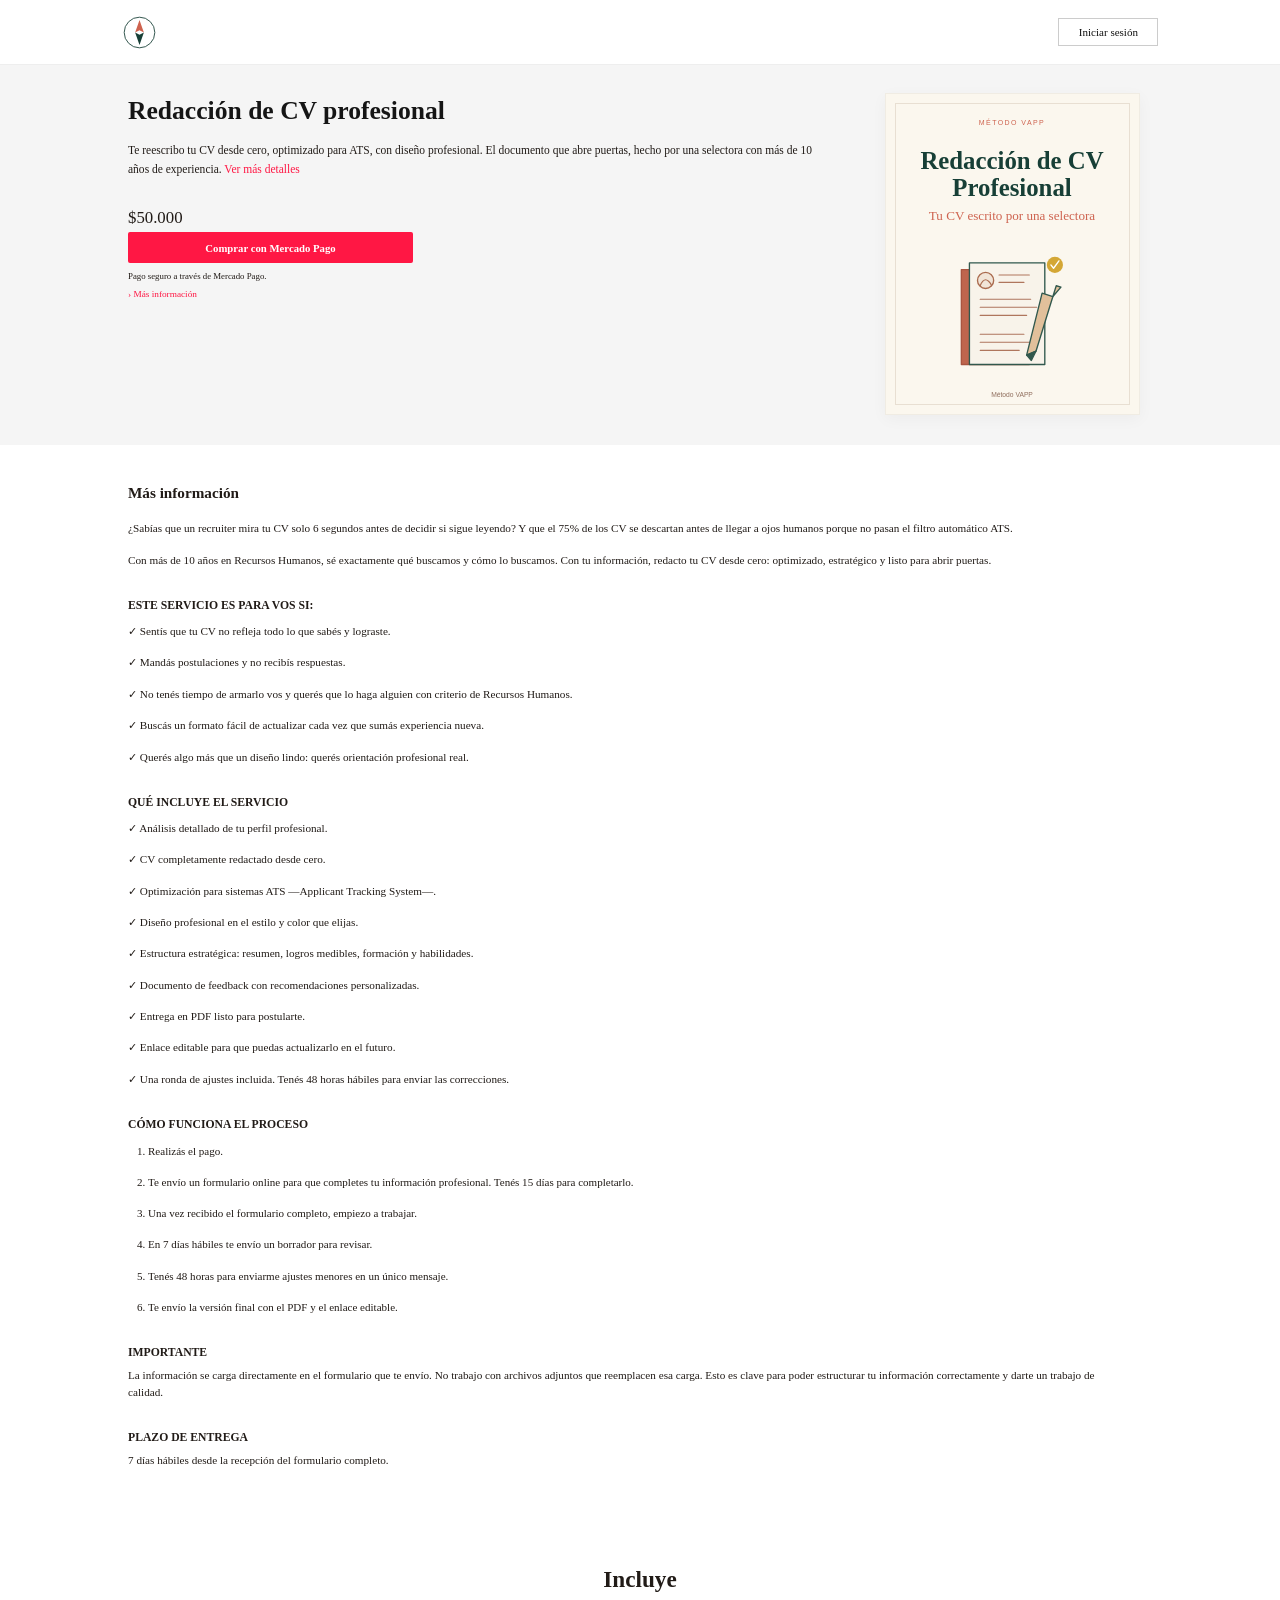
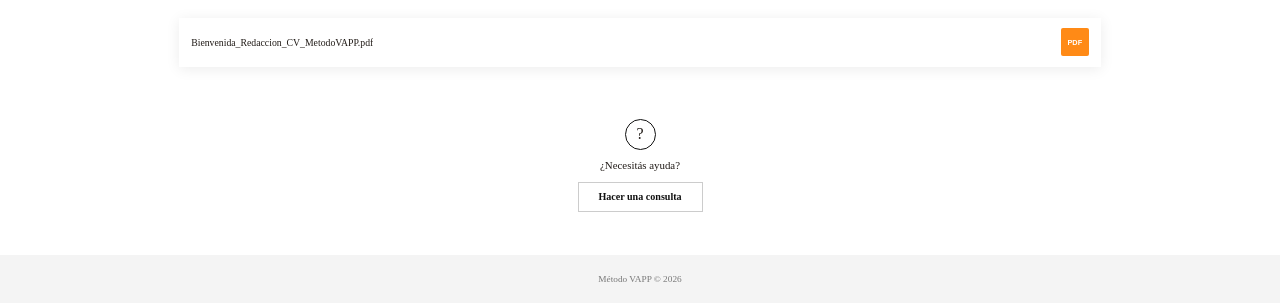
<file: redaccion-cv.html>
<!DOCTYPE html>
<html lang="es">

<head>
    <meta charset="UTF-8">

    <meta
        name="viewport"
        content="width=device-width, initial-scale=1.0"
    >

    <meta
        name="description"
        content="Redacción profesional de CV optimizado para ATS y preparado por una selectora."
    >

    <title>Redacción de CV Profesional | Método VAPP</title>

    <link rel="stylesheet" href="product.css">
</head>

<body>

    <!-- ENCABEZADO -->
    <header class="topbar">

        <a
            href="index.html"
            class="topbar__logo"
            aria-label="Volver a Método VAPP"
        >
            <svg viewBox="0 0 48 48" aria-hidden="true">

                <circle
                    cx="24"
                    cy="24"
                    r="21"
                ></circle>

                <path
                    class="needle needle--coral"
                    d="M24 7 30 24 24 21 18 24Z"
                ></path>

                <path
                    class="needle needle--green"
                    d="M24 41 18 24 24 27 30 24Z"
                ></path>

            </svg>
        </a>

        <a
            href="login.html"
            class="topbar__login"
        >
            Iniciar sesión
        </a>

    </header>


    <main>

        <!-- PRODUCTO -->
        <section class="product">

            <div class="page-container product__layout">

                <!-- INFORMACIÓN PRINCIPAL -->
                <div class="product__content">

                    <h1 class="product__title">
                        Redacción de CV profesional
                    </h1>

                    <p class="product__summary">
                        Te reescribo tu CV desde cero, optimizado para ATS,
                        con diseño profesional. El documento que abre puertas,
                        hecho por una selectora con más de 10 años de experiencia.
                        <a href="#informacion">Ver más detalles</a>
                    </p>


                    <div class="payment">

                        <p class="payment__price">
                            $50.000
                        </p>

                        <button
                            type="button"
                            class="payment__button"
                            id="mercado-pago-button"
                        >
                            Comprar con Mercado Pago
                        </button>

                        <p class="payment__caption">
                            Pago seguro a través de Mercado Pago.
                        </p>

                        <a
                            href="#informacion"
                            class="payment__more"
                        >
                            › Más información
                        </a>

                    </div>

                </div>


                <!-- PORTADA -->
                <div class="product__cover">

                    <div class="cover cover--writing">

                        <p class="cover__brand">
                            MÉTODO VAPP
                        </p>

                        <h2 class="cover__title cover__title--writing">
                            Redacción de CV<br>
                            Profesional
                        </h2>

                        <p class="cover__subtitle">
                            Tu CV escrito por una selectora
                        </p>


                        <svg
                            class="cover__drawing cover__drawing--writing"
                            viewBox="0 0 260 220"
                            aria-hidden="true"
                        >

                            <!-- Hoja trasera -->
                            <path
                                class="writing-sheet writing-sheet--back"
                                d="M54 44h101v141H54z"
                            ></path>

                            <!-- Hoja principal -->
                            <path
                                class="writing-sheet"
                                d="M66 34h112v151H66z"
                            ></path>

                            <!-- Foto -->
                            <circle
                                class="writing-avatar"
                                cx="90"
                                cy="60"
                                r="12"
                            ></circle>

                            <path
                                class="writing-avatar-line"
                                d="M82 68c2-6 6-9 8-9s7 3 9 9"
                            ></path>

                            <!-- Líneas del CV -->
                            <path class="writing-line" d="M110 52h45"></path>
                            <path class="writing-line" d="M110 63h37"></path>
                            <path class="writing-line" d="M82 88h75"></path>
                            <path class="writing-line" d="M82 100h84"></path>
                            <path class="writing-line" d="M82 112h69"></path>
                            <path class="writing-line" d="M82 140h65"></path>
                            <path class="writing-line" d="M82 152h78"></path>
                            <path class="writing-line" d="M82 164h58"></path>

                            <!-- Lapicera -->
                            <path
                                class="writing-pen"
                                d="M174 79 190 84 165 165 151 171Z"
                            ></path>

                            <path
                                class="writing-pen"
                                d="m190 84 5-16 7 2-12 14"
                            ></path>

                            <path
                                class="writing-pen-tip"
                                d="m151 171 14-6-7 14Z"
                            ></path>

                            <!-- Tildecito -->
                            <circle
                                class="writing-check-circle"
                                cx="193"
                                cy="37"
                                r="12"
                            ></circle>

                            <path
                                class="writing-check"
                                d="m187 37 4 5 8-11"
                            ></path>

                        </svg>


                        <p class="cover__footer">
                            Método VAPP
                        </p>

                    </div>

                </div>

            </div>

        </section>


        <!-- MÁS INFORMACIÓN -->
        <section class="information" id="informacion">

            <div class="page-container">

                <h2 class="information__title">
                    Más información
                </h2>

                <p>
                    ¿Sabías que un recruiter mira tu CV solo 6 segundos antes de
                    decidir si sigue leyendo? Y que el 75% de los CV se descartan
                    antes de llegar a ojos humanos porque no pasan el filtro
                    automático ATS.
                </p>

                <p>
                    Con más de 10 años en Recursos Humanos, sé exactamente qué
                    buscamos y cómo lo buscamos. Con tu información, redacto tu CV
                    desde cero: optimizado, estratégico y listo para abrir puertas.
                </p>


                <h3 class="information__section-title">
                    Este servicio es para vos si:
                </h3>

                <div class="check-list">

                    <p>
                        ✓ Sentís que tu CV no refleja todo lo que sabés y lograste.
                    </p>

                    <p>
                        ✓ Mandás postulaciones y no recibís respuestas.
                    </p>

                    <p>
                        ✓ No tenés tiempo de armarlo vos y querés que lo haga
                        alguien con criterio de Recursos Humanos.
                    </p>

                    <p>
                        ✓ Buscás un formato fácil de actualizar cada vez que
                        sumás experiencia nueva.
                    </p>

                    <p>
                        ✓ Querés algo más que un diseño lindo: querés orientación
                        profesional real.
                    </p>

                </div>


                <h3 class="information__section-title">
                    Qué incluye el servicio
                </h3>

                <div class="check-list">

                    <p>
                        ✓ Análisis detallado de tu perfil profesional.
                    </p>

                    <p>
                        ✓ CV completamente redactado desde cero.
                    </p>

                    <p>
                        ✓ Optimización para sistemas ATS
                        —Applicant Tracking System—.
                    </p>

                    <p>
                        ✓ Diseño profesional en el estilo y color que elijas.
                    </p>

                    <p>
                        ✓ Estructura estratégica: resumen, logros medibles,
                        formación y habilidades.
                    </p>

                    <p>
                        ✓ Documento de feedback con recomendaciones personalizadas.
                    </p>

                    <p>
                        ✓ Entrega en PDF listo para postularte.
                    </p>

                    <p>
                        ✓ Enlace editable para que puedas actualizarlo en el futuro.
                    </p>

                    <p>
                        ✓ Una ronda de ajustes incluida. Tenés 48 horas hábiles
                        para enviar las correcciones.
                    </p>

                </div>


                <h3 class="information__section-title">
                    Cómo funciona el proceso
                </h3>

                <ol class="process-list">

                    <li>
                        Realizás el pago.
                    </li>

                    <li>
                        Te envío un formulario online para que completes tu
                        información profesional. Tenés 15 días para completarlo.
                    </li>

                    <li>
                        Una vez recibido el formulario completo, empiezo a trabajar.
                    </li>

                    <li>
                        En 7 días hábiles te envío un borrador para revisar.
                    </li>

                    <li>
                        Tenés 48 horas para enviarme ajustes menores en un único mensaje.
                    </li>

                    <li>
                        Te envío la versión final con el PDF y el enlace editable.
                    </li>

                </ol>


                <h3 class="information__section-title">
                    Importante
                </h3>

                <p>
                    La información se carga directamente en el formulario que te envío.
                    No trabajo con archivos adjuntos que reemplacen esa carga.
                    Esto es clave para poder estructurar tu información correctamente
                    y darte un trabajo de calidad.
                </p>


                <h3 class="information__section-title">
                    Plazo de entrega
                </h3>

                <p>
                    7 días hábiles desde la recepción del formulario completo.
                </p>

            </div>

        </section>


        <!-- ARCHIVO INCLUIDO -->
        <section class="included">

            <div class="included__container">

                <h2 class="included__title">
                    Incluye
                </h2>

                <div class="file-card">

                    <span class="file-card__name">
                        Bienvenida_Redaccion_CV_MetodoVAPP.pdf
                    </span>

                    <span class="file-card__icon">
                        PDF
                    </span>

                </div>

            </div>

        </section>


        <!-- AYUDA -->
        <section class="help">

            <div class="help__icon">
                ?
            </div>

            <p class="help__text">
                ¿Necesitás ayuda?
            </p>

            <button
                type="button"
                class="help__button"
                onclick="document.getElementById('consultation-dialog').showModal()"
            >
                Hacer una consulta
            </button>

        </section>

    </main>


    <!-- PIE -->
    <footer class="footer">
        Método VAPP © 2026
    </footer>


    <!-- MODAL -->
    <dialog
        class="consultation-dialog"
        id="consultation-dialog"
    >

        <div class="consultation-dialog__header">

            <h2>
                Redacción de CV Profesional | Método VAPP
            </h2>

            <button
                type="button"
                class="consultation-dialog__close"
                onclick="document.getElementById('consultation-dialog').close()"
                aria-label="Cerrar"
            >
                ×
            </button>

        </div>


        <form
            class="consultation-form"
            method="dialog"
        >

            <label for="writing-name">
                Nombre
            </label>

            <input
                type="text"
                id="writing-name"
                name="name"
                autocomplete="name"
                required
            >


            <label for="writing-email">
                Email
            </label>

            <input
                type="email"
                id="writing-email"
                name="email"
                autocomplete="email"
                required
            >


            <label for="writing-message">
                Mensaje
            </label>

            <textarea
                id="writing-message"
                name="message"
                rows="5"
                required
            ></textarea>


            <button
                type="submit"
                class="consultation-form__submit"
            >
                Enviar consulta
            </button>

        </form>


        <p class="consultation-dialog__footer">
            Te responderemos a la brevedad al correo indicado.
        </p>

    </dialog>

</body>

</html>
</file>
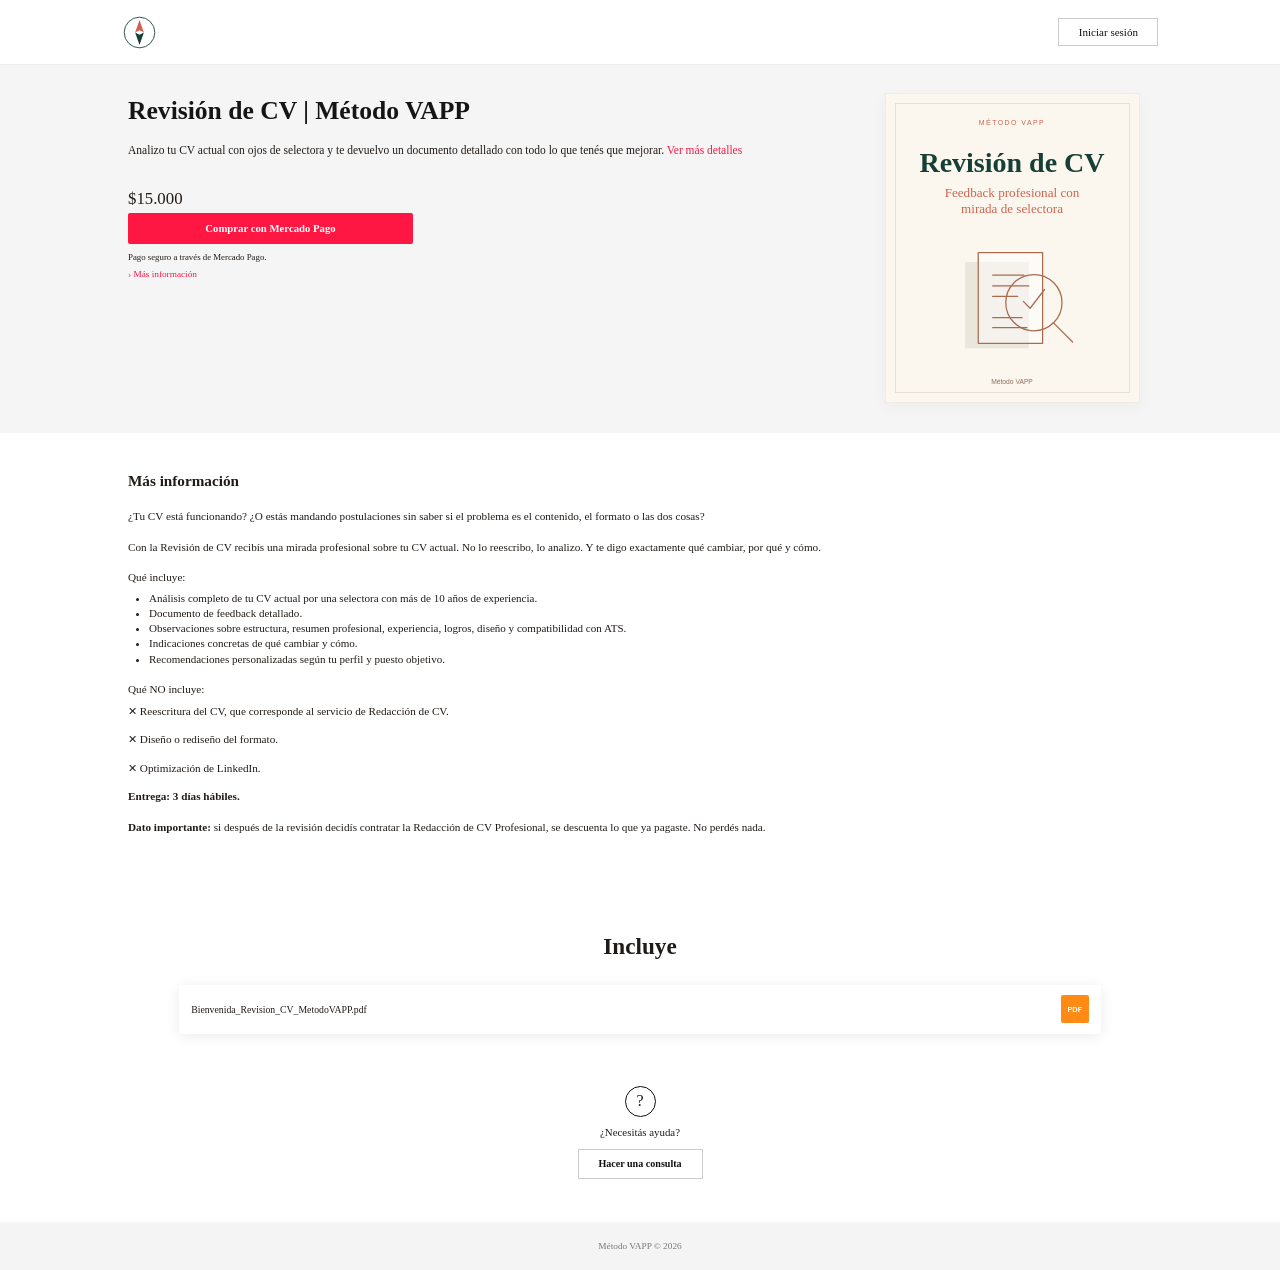
<file: revision-cv.html>
<!DOCTYPE html>
<html lang="es">

<head>
    <meta charset="UTF-8">

    <meta
        name="viewport"
        content="width=device-width, initial-scale=1.0"
    >

    <meta
        name="description"
        content="Revisión profesional de CV con la mirada de una selectora."
    >

    <title>Revisión de CV | Método VAPP</title>

    <link rel="stylesheet" href="product.css">
</head>

<body>

    <!-- ENCABEZADO -->
    <header class="topbar">

        <a
            href="index.html"
            class="topbar__logo"
            aria-label="Volver a Método VAPP"
        >
            <svg viewBox="0 0 48 48" aria-hidden="true">
                <circle cx="24" cy="24" r="21"></circle>
                <path class="needle needle--coral" d="M24 7 30 24 24 21 18 24Z"></path>
                <path class="needle needle--green" d="M24 41 18 24 24 27 30 24Z"></path>
            </svg>
        </a>

        <a href="login.html" class="topbar__login">
            Iniciar sesión
        </a>

    </header>


    <main>

        <!-- PRODUCTO -->
        <section class="product">

            <div class="page-container product__layout">

                <!-- INFORMACIÓN PRINCIPAL -->
                <div class="product__content">

                    <h1 class="product__title">
                        Revisión de CV <span>| Método VAPP</span>
                    </h1>

                    <p class="product__summary">
                        Analizo tu CV actual con ojos de selectora y te devuelvo
                        un documento detallado con todo lo que tenés que mejorar.
                        <a href="#informacion">Ver más detalles</a>
                    </p>


                    <div class="payment">

                        <p class="payment__price">
                            $15.000
                        </p>

                        <button
                            type="button"
                            class="payment__button"
                            id="mercado-pago-button"
                        >
                            Comprar con Mercado Pago
                        </button>

                        <p class="payment__caption">
                            Pago seguro a través de Mercado Pago.
                        </p>

                        <a href="#informacion" class="payment__more">
                            › Más información
                        </a>

                    </div>

                </div>


                <!-- PORTADA -->
                <div class="product__cover">

                    <div class="cover">

                        <p class="cover__brand">
                            MÉTODO VAPP
                        </p>

                        <h2 class="cover__title">
                            Revisión de CV
                        </h2>

                        <p class="cover__subtitle">
                            Feedback profesional con<br>
                            mirada de selectora
                        </p>

                        <svg
                            class="cover__drawing"
                            viewBox="0 0 240 220"
                            aria-hidden="true"
                        >
                            <path
                                class="paper paper--back"
                                d="M45 40h102v138H45z"
                            ></path>

                            <path
                                class="paper"
                                d="M66 25h103v145H66z"
                            ></path>

                            <path d="M89 61h50"></path>
                            <path d="M89 78h58"></path>
                            <path d="M89 95h40"></path>
                            <path d="M89 129h47"></path>
                            <path d="M89 145h55"></path>

                            <circle cx="155" cy="105" r="45"></circle>
                            <path d="m186 137 31 31"></path>
                            <path d="m138 103 11 11 23-30"></path>
                        </svg>

                        <p class="cover__footer">
                            Método VAPP
                        </p>

                    </div>

                </div>

            </div>

        </section>


        <!-- MÁS INFORMACIÓN -->
        <section class="information" id="informacion">

            <div class="page-container">

                <h2 class="information__title">
                    Más información
                </h2>

                <p>
                    ¿Tu CV está funcionando? ¿O estás mandando postulaciones sin
                    saber si el problema es el contenido, el formato o las dos cosas?
                </p>

                <p>
                    Con la Revisión de CV recibís una mirada profesional sobre tu
                    CV actual. No lo reescribo, lo analizo. Y te digo exactamente
                    qué cambiar, por qué y cómo.
                </p>

                <h3>
                    Qué incluye:
                </h3>

                <ul>
                    <li>
                        Análisis completo de tu CV actual por una selectora con
                        más de 10 años de experiencia.
                    </li>

                    <li>
                        Documento de feedback detallado.
                    </li>

                    <li>
                        Observaciones sobre estructura, resumen profesional,
                        experiencia, logros, diseño y compatibilidad con ATS.
                    </li>

                    <li>
                        Indicaciones concretas de qué cambiar y cómo.
                    </li>

                    <li>
                        Recomendaciones personalizadas según tu perfil y puesto objetivo.
                    </li>
                </ul>

                <h3>
                    Qué NO incluye:
                </h3>

                <div class="excluded-list">
                    <p>✕ Reescritura del CV, que corresponde al servicio de Redacción de CV.</p>
                    <p>✕ Diseño o rediseño del formato.</p>
                    <p>✕ Optimización de LinkedIn.</p>
                </div>

                <p>
                    <strong>Entrega: 3 días hábiles.</strong>
                </p>

                <p>
                    <strong>Dato importante:</strong>
                    si después de la revisión decidís contratar la Redacción de
                    CV Profesional, se descuenta lo que ya pagaste. No perdés nada.
                </p>

            </div>

        </section>


        <!-- ARCHIVO -->
        <section class="included">

            <div class="included__container">

                <h2 class="included__title">
                    Incluye
                </h2>

                <div class="file-card">

                    <span class="file-card__name">
                        Bienvenida_Revision_CV_MetodoVAPP.pdf
                    </span>

                    <span class="file-card__icon">
                        PDF
                    </span>

                </div>

            </div>

        </section>


        <!-- AYUDA -->
        <section class="help">

            <div class="help__icon">
                ?
            </div>

            <p class="help__text">
                ¿Necesitás ayuda?
            </p>

            <button
                type="button"
                class="help__button"
                onclick="document.getElementById('consultation-dialog').showModal()"
            >
                Hacer una consulta
            </button>

        </section>

    </main>


    <!-- PIE -->
    <footer class="footer">
        Método VAPP © 2026
    </footer>


    <!-- MODAL -->
    <dialog
        class="consultation-dialog"
        id="consultation-dialog"
    >

        <div class="consultation-dialog__header">

            <h2>
                Revisión de CV | Método VAPP
            </h2>

            <button
                type="button"
                class="consultation-dialog__close"
                onclick="document.getElementById('consultation-dialog').close()"
                aria-label="Cerrar"
            >
                ×
            </button>

        </div>


        <form
            class="consultation-form"
            method="dialog"
        >

            <label for="name">
                Nombre
            </label>

            <input
                type="text"
                id="name"
                name="name"
                required
            >


            <label for="email">
                Email
            </label>

            <input
                type="email"
                id="email"
                name="email"
                required
            >


            <label for="message">
                Mensaje
            </label>

            <textarea
                id="message"
                name="message"
                rows="5"
                required
            ></textarea>


            <button
                type="submit"
                class="consultation-form__submit"
            >
                Enviar consulta
            </button>

        </form>

        <p class="consultation-dialog__footer">
            Te responderemos a la brevedad al correo indicado.
        </p>

    </dialog>

</body>

</html>
</file>
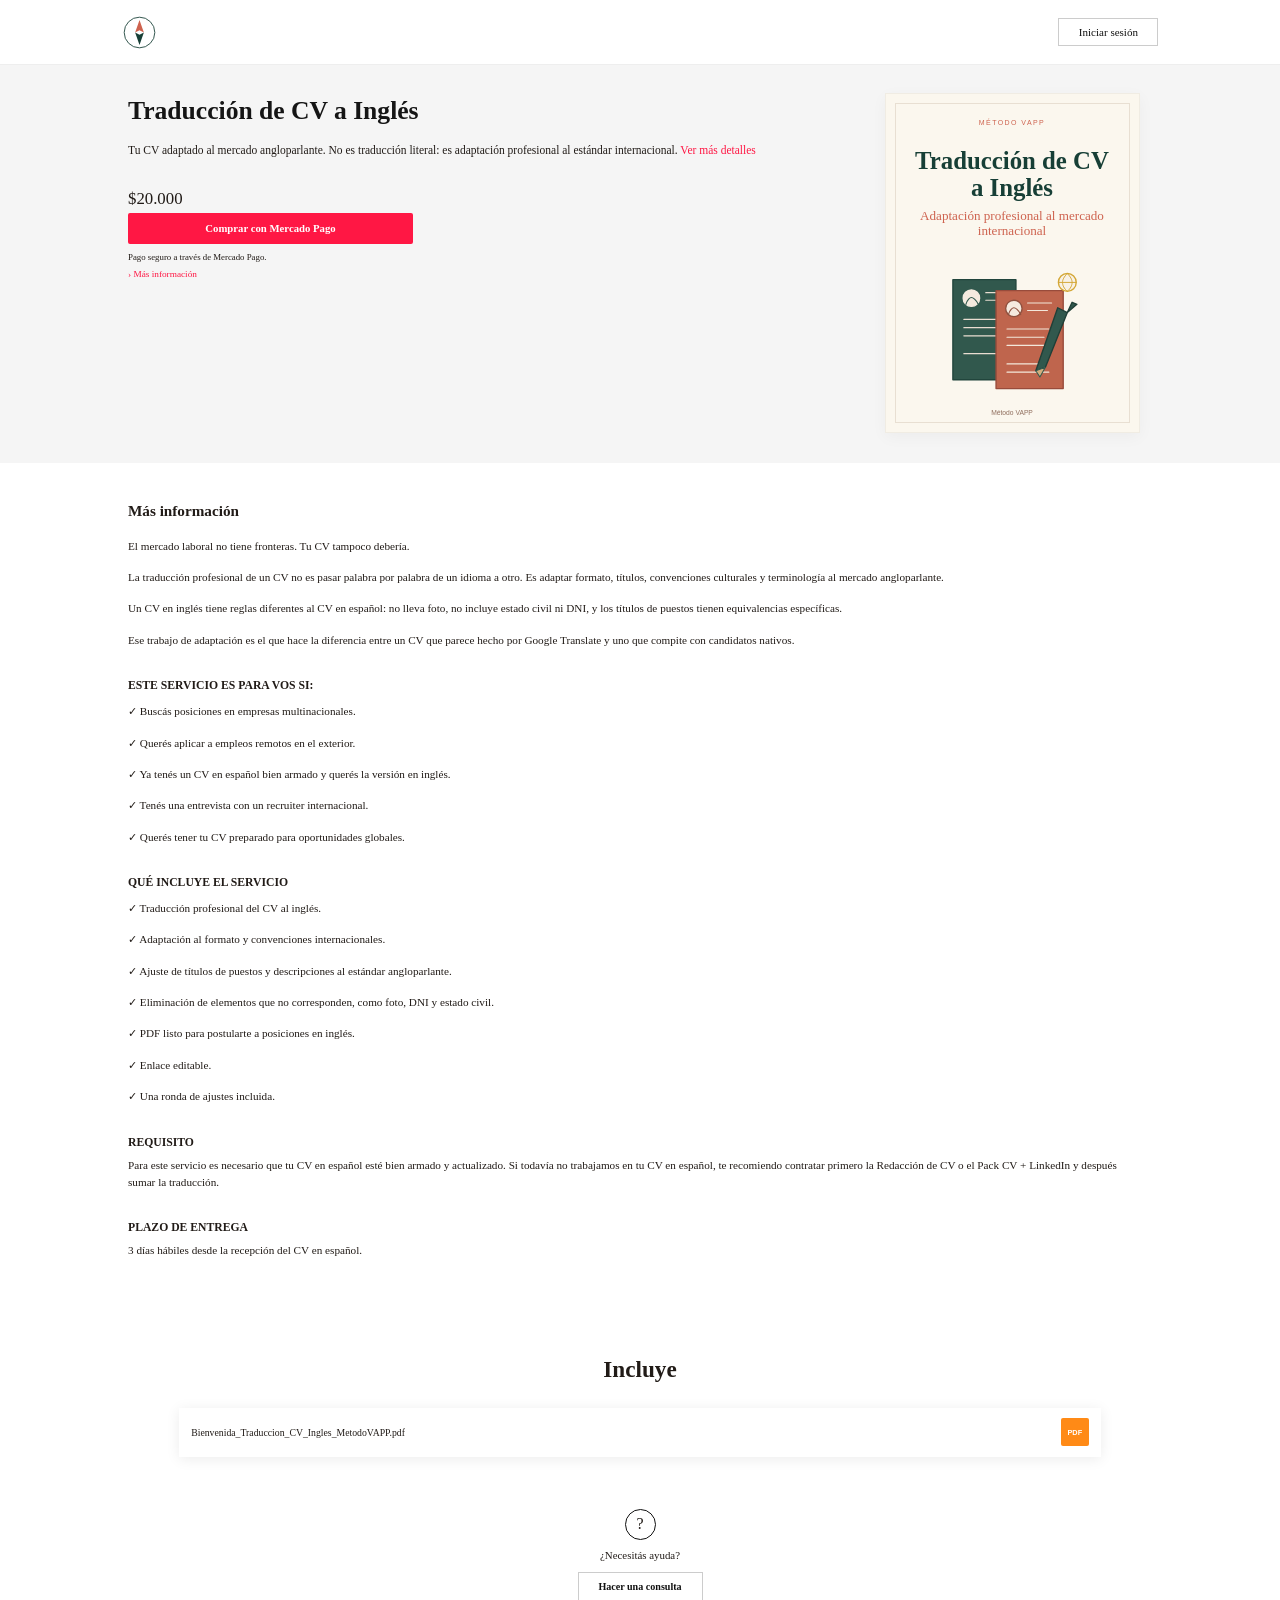
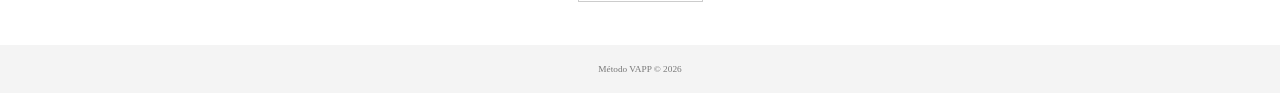
<file: traduccion-cv-ingles.html>
<!DOCTYPE html>
<html lang="es">

<head>
    <meta charset="UTF-8">

    <meta
        name="viewport"
        content="width=device-width, initial-scale=1.0"
    >

    <meta
        name="description"
        content="Traducción y adaptación profesional de CV al inglés para aplicar a oportunidades internacionales."
    >

    <title>Traducción de CV a Inglés | Método VAPP</title>

    <link rel="stylesheet" href="product.css">
</head>

<body>

    <!-- ENCABEZADO -->
    <header class="topbar">

        <a
            href="index.html"
            class="topbar__logo"
            aria-label="Volver a Método VAPP"
        >
            <svg viewBox="0 0 48 48" aria-hidden="true">

                <circle
                    cx="24"
                    cy="24"
                    r="21"
                ></circle>

                <path
                    class="needle needle--coral"
                    d="M24 7 30 24 24 21 18 24Z"
                ></path>

                <path
                    class="needle needle--green"
                    d="M24 41 18 24 24 27 30 24Z"
                ></path>

            </svg>
        </a>

        <a
            href="login.html"
            class="topbar__login"
        >
            Iniciar sesión
        </a>

    </header>


    <main>

        <!-- PRODUCTO -->
        <section class="product">

            <div class="page-container product__layout">

                <!-- INFORMACIÓN PRINCIPAL -->
                <div class="product__content">

                    <h1 class="product__title">
                        Traducción de CV a Inglés
                    </h1>

                    <p class="product__summary">
                        Tu CV adaptado al mercado angloparlante. No es traducción
                        literal: es adaptación profesional al estándar internacional.
                        <a href="#informacion">Ver más detalles</a>
                    </p>


                    <div class="payment">

                        <p class="payment__price">
                            $20.000
                        </p>

                        <button
                            type="button"
                            class="payment__button"
                            id="mercado-pago-button"
                        >
                            Comprar con Mercado Pago
                        </button>

                        <p class="payment__caption">
                            Pago seguro a través de Mercado Pago.
                        </p>

                        <a
                            href="#informacion"
                            class="payment__more"
                        >
                            › Más información
                        </a>

                    </div>

                </div>


                <!-- PORTADA -->
                <div class="product__cover">

                    <div class="cover cover--translation">

                        <p class="cover__brand">
                            MÉTODO VAPP
                        </p>

                        <h2 class="cover__title cover__title--translation">
                            Traducción de CV<br>
                            a Inglés
                        </h2>

                        <p class="cover__subtitle">
                            Adaptación profesional al mercado internacional
                        </p>


                        <svg
                            class="cover__drawing cover__drawing--translation"
                            viewBox="0 0 270 220"
                            aria-hidden="true"
                        >

                            <!-- CV verde del fondo -->
                            <path
                                class="translation-sheet translation-sheet--green"
                                d="M48 36h92v146H48z"
                            ></path>

                            <circle
                                class="translation-avatar translation-avatar--light"
                                cx="75"
                                cy="63"
                                r="12"
                            ></circle>

                            <path
                                class="translation-avatar-line translation-avatar-line--light"
                                d="M67 72c2-7 6-10 8-10s7 3 10 10"
                            ></path>

                            <path class="translation-line translation-line--light" d="M96 55h30"></path>
                            <path class="translation-line translation-line--light" d="M96 66h25"></path>
                            <path class="translation-line translation-line--light" d="M64 94h58"></path>
                            <path class="translation-line translation-line--light" d="M64 106h51"></path>
                            <path class="translation-line translation-line--light" d="M64 118h62"></path>
                            <path class="translation-line translation-line--light" d="M64 144h55"></path>

                            <!-- CV coral delantero -->
                            <path
                                class="translation-sheet translation-sheet--coral"
                                d="M111 52h98v143h-98z"
                            ></path>

                            <circle
                                class="translation-avatar"
                                cx="137"
                                cy="78"
                                r="12"
                            ></circle>

                            <path
                                class="translation-avatar-line"
                                d="M129 87c2-7 6-10 8-10s7 3 10 10"
                            ></path>

                            <path class="translation-line" d="M157 70h35"></path>
                            <path class="translation-line" d="M157 81h29"></path>
                            <path class="translation-line" d="M127 108h61"></path>
                            <path class="translation-line" d="M127 120h54"></path>
                            <path class="translation-line" d="M127 132h66"></path>
                            <path class="translation-line" d="M127 159h52"></path>
                            <path class="translation-line" d="M127 171h61"></path>

                            <!-- Lapicera -->
                            <path
                                class="translation-pen"
                                d="M201 77 215 84 183 164 169 169Z"
                            ></path>

                            <path
                                class="translation-pen"
                                d="m215 84 7-15 7 3-14 12"
                            ></path>

                            <path
                                class="translation-pen-tip"
                                d="m169 169 14-5-8 14Z"
                            ></path>

                            <!-- Globo -->
                            <circle
                                class="translation-globe"
                                cx="215"
                                cy="40"
                                r="13"
                            ></circle>

                            <path
                                class="translation-globe-line"
                                d="M202 40h26"
                            ></path>

                            <path
                                class="translation-globe-line"
                                d="M215 27c-5 5-7 9-7 13s2 9 7 13"
                            ></path>

                            <path
                                class="translation-globe-line"
                                d="M215 27c5 5 7 9 7 13s-2 9-7 13"
                            ></path>

                        </svg>


                        <p class="cover__footer">
                            Método VAPP
                        </p>

                    </div>

                </div>

            </div>

        </section>


        <!-- MÁS INFORMACIÓN -->
        <section class="information" id="informacion">

            <div class="page-container">

                <h2 class="information__title">
                    Más información
                </h2>

                <p>
                    El mercado laboral no tiene fronteras. Tu CV tampoco debería.
                </p>

                <p>
                    La traducción profesional de un CV no es pasar palabra por
                    palabra de un idioma a otro. Es adaptar formato, títulos,
                    convenciones culturales y terminología al mercado angloparlante.
                </p>

                <p>
                    Un CV en inglés tiene reglas diferentes al CV en español:
                    no lleva foto, no incluye estado civil ni DNI, y los títulos
                    de puestos tienen equivalencias específicas.
                </p>

                <p>
                    Ese trabajo de adaptación es el que hace la diferencia entre
                    un CV que parece hecho por Google Translate y uno que compite
                    con candidatos nativos.
                </p>


                <h3 class="information__section-title">
                    Este servicio es para vos si:
                </h3>

                <div class="check-list">

                    <p>
                        ✓ Buscás posiciones en empresas multinacionales.
                    </p>

                    <p>
                        ✓ Querés aplicar a empleos remotos en el exterior.
                    </p>

                    <p>
                        ✓ Ya tenés un CV en español bien armado y querés
                        la versión en inglés.
                    </p>

                    <p>
                        ✓ Tenés una entrevista con un recruiter internacional.
                    </p>

                    <p>
                        ✓ Querés tener tu CV preparado para oportunidades globales.
                    </p>

                </div>


                <h3 class="information__section-title">
                    Qué incluye el servicio
                </h3>

                <div class="check-list">

                    <p>
                        ✓ Traducción profesional del CV al inglés.
                    </p>

                    <p>
                        ✓ Adaptación al formato y convenciones internacionales.
                    </p>

                    <p>
                        ✓ Ajuste de títulos de puestos y descripciones
                        al estándar angloparlante.
                    </p>

                    <p>
                        ✓ Eliminación de elementos que no corresponden,
                        como foto, DNI y estado civil.
                    </p>

                    <p>
                        ✓ PDF listo para postularte a posiciones en inglés.
                    </p>

                    <p>
                        ✓ Enlace editable.
                    </p>

                    <p>
                        ✓ Una ronda de ajustes incluida.
                    </p>

                </div>


                <h3 class="information__section-title">
                    Requisito
                </h3>

                <p>
                    Para este servicio es necesario que tu CV en español esté
                    bien armado y actualizado. Si todavía no trabajamos en tu CV
                    en español, te recomiendo contratar primero la Redacción de CV
                    o el Pack CV + LinkedIn y después sumar la traducción.
                </p>


                <h3 class="information__section-title">
                    Plazo de entrega
                </h3>

                <p>
                    3 días hábiles desde la recepción del CV en español.
                </p>

            </div>

        </section>


        <!-- ARCHIVO INCLUIDO -->
        <section class="included">

            <div class="included__container">

                <h2 class="included__title">
                    Incluye
                </h2>

                <div class="file-card">

                    <span class="file-card__name">
                        Bienvenida_Traduccion_CV_Ingles_MetodoVAPP.pdf
                    </span>

                    <span class="file-card__icon">
                        PDF
                    </span>

                </div>

            </div>

        </section>


        <!-- AYUDA -->
        <section class="help">

            <div class="help__icon">
                ?
            </div>

            <p class="help__text">
                ¿Necesitás ayuda?
            </p>

            <button
                type="button"
                class="help__button"
                onclick="document.getElementById('consultation-dialog').showModal()"
            >
                Hacer una consulta
            </button>

        </section>

    </main>


    <!-- PIE -->
    <footer class="footer">
        Método VAPP © 2026
    </footer>


    <!-- MODAL -->
    <dialog
        class="consultation-dialog"
        id="consultation-dialog"
    >

        <div class="consultation-dialog__header">

            <h2>
                Traducción de CV a Inglés | Método VAPP
            </h2>

            <button
                type="button"
                class="consultation-dialog__close"
                onclick="document.getElementById('consultation-dialog').close()"
                aria-label="Cerrar"
            >
                ×
            </button>

        </div>


        <form
            class="consultation-form"
            method="dialog"
        >

            <label for="translation-name">
                Nombre
            </label>

            <input
                type="text"
                id="translation-name"
                name="name"
                autocomplete="name"
                required
            >


            <label for="translation-email">
                Email
            </label>

            <input
                type="email"
                id="translation-email"
                name="email"
                autocomplete="email"
                required
            >


            <label for="translation-message">
                Mensaje
            </label>

            <textarea
                id="translation-message"
                name="message"
                rows="5"
                required
            ></textarea>


            <button
                type="submit"
                class="consultation-form__submit"
            >
                Enviar consulta
            </button>

        </form>


        <p class="consultation-dialog__footer">
            Te responderemos a la brevedad al correo indicado.
        </p>

    </dialog>

</body>

</html>
</file>
<file: styles.css>
/* ========================================
   VARIABLES GENERALES
======================================== */

:root {
    --color-background: #faf7f3;
    --color-section: #f2ebe3;
    --color-surface: #ffffff;
    --color-primary: #173f36;
    --color-secondary: #ce634f;
    --color-accent: #e79320;
    --color-text: #594f49;
    --color-soft: #f2e3dc;
    --color-border: #e7dbd2;

    --font-title: Georgia, "Times New Roman", serif;
    --font-body: Arial, Helvetica, sans-serif;

    --container-width: 1080px;

    --radius-small: 8px;
    --radius-medium: 18px;
}


/* ========================================
   RESET BÁSICO
======================================== */

* {
    box-sizing: border-box;
    margin: 0;
    padding: 0;
}

html {
    scroll-behavior: smooth;
}

body {
    background-color: var(--color-background);
    color: var(--color-text);
    font-family: var(--font-body);
    line-height: 1.6;
}

img {
    display: block;
    max-width: 100%;
}

a {
    color: inherit;
    text-decoration: none;
}


/* ========================================
   CONTENEDOR GENERAL
======================================== */

.container {
    width: min(90%, var(--container-width));
    margin-inline: auto;
}

/* ========================================
   HEADER
======================================== */

.header {
    width: 100%;
    padding: 0;
    background-color: var(--color-surface);
}

/* Barra superior */

.header__topbar {
    display: flex;
    width: 100%;
    min-height: 54px;
    align-items: center;
    justify-content: space-between;
    padding: 8px 16px;
    border-bottom: 1px solid #eee8e2;
    background-color: #ffffff;
}

/* Brújula superior izquierda */

.header__symbol {
    display: inline-flex;
    width: 36px;
    height: 36px;
    align-items: center;
    justify-content: center;
    flex-shrink: 0;
}

.header__compass {
    position: relative;
    display: block;
    width: 30px;
    height: 30px;
    border: 1px solid var(--color-primary);
    border-radius: 50%;
}

.header__compass::before,
.header__compass::after {
    content: "";
    position: absolute;
    left: 50%;
    width: 0;
    height: 0;
    transform: translateX(-50%);
}

.header__compass::before {
    top: 4px;
    border-right: 4px solid transparent;
    border-bottom: 11px solid var(--color-secondary);
    border-left: 4px solid transparent;
}

.header__compass::after {
    bottom: 4px;
    border-top: 11px solid var(--color-primary);
    border-right: 4px solid transparent;
    border-left: 4px solid transparent;
}

/* Botón de inicio de sesión */

.header__login {
    display: inline-flex;
    min-height: 30px;
    align-items: center;
    justify-content: center;
    padding: 6px 22px;
    border: 1px solid #d7d2cd;
    border-radius: 3px;
    background-color: #ffffff;
    color: #161616;
    font-family: var(--font-title);
    font-size: 0.72rem;
    line-height: 1;
    transition:
        border-color 0.2s ease,
        background-color 0.2s ease,
        color 0.2s ease,
        transform 0.2s ease;
}

.header__login:hover {
    transform: translateY(-1px);
    border-color: var(--color-primary);
    background-color: var(--color-primary);
    color: #ffffff;
}

/* Franja central con la marca */

.header__brand {
    display: flex;
    width: 100%;
    min-height: 82px;
    align-items: center;
    justify-content: center;
    padding: 14px 20px;
    background-color: var(--color-background);
}

.header__logo {
    display: flex;
    align-items: center;
    gap: 12px;
}

/* Brújula principal */

.logo-icon {
    position: relative;
    width: 38px;
    height: 38px;
    flex-shrink: 0;
    border: 1px solid var(--color-primary);
    border-radius: 50%;
}

.logo-icon::before,
.logo-icon::after {
    content: "";
    position: absolute;
    left: 50%;
    width: 0;
    height: 0;
    transform: translateX(-50%);
}

.logo-icon::before {
    top: 5px;
    border-right: 5px solid transparent;
    border-bottom: 14px solid var(--color-secondary);
    border-left: 5px solid transparent;
}

.logo-icon::after {
    bottom: 5px;
    border-top: 14px solid var(--color-primary);
    border-right: 5px solid transparent;
    border-left: 5px solid transparent;
}

/* Nombre y subtítulo */

.logo-text {
    display: flex;
    flex-direction: column;
}

.logo-text__title {
    color: var(--color-primary);
    font-family: var(--font-title);
    font-size: 1.35rem;
    font-weight: normal;
    letter-spacing: 0.02em;
    line-height: 1.1;
}

.logo-text__title strong {
    color: var(--color-secondary);
    font-weight: normal;
}

.logo-text__subtitle {
    margin-top: 4px;
    color: var(--color-secondary);
    font-size: 0.38rem;
    letter-spacing: 0.23em;
    line-height: 1.3;
    text-transform: uppercase;
}

/* ========================================
   HERO
======================================== */

.hero {
    padding: 50px 0 58px;
    text-align: center;
}

.hero__container {
    display: flex;
    max-width: 850px;
    flex-direction: column;
    align-items: center;
}

.hero__eyebrow {
    display: inline-block;
    margin-bottom: 18px;
    padding: 5px 15px;
    border-radius: 999px;
    background-color: var(--color-soft);
    color: var(--color-secondary);
    font-size: 0.65rem;
    font-weight: bold;
    letter-spacing: 0.16em;
    text-transform: uppercase;
}

.hero__title {
    max-width: 850px;
    color: var(--color-primary);
    font-family: var(--font-title);
    font-size: clamp(2.1rem, 4vw, 3.2rem);
    font-weight: normal;
    line-height: 1.12;
}

.hero__title em {
    color: var(--color-secondary);
}

.hero__description {
    max-width: 640px;
    margin-top: 20px;
    font-size: 1rem;
}

.button {
    display: inline-flex;
    min-height: 46px;
    align-items: center;
    justify-content: center;
    margin-top: 24px;
    padding: 10px 27px;
    border: 1px solid transparent;
    border-radius: 999px;
    font-size: 0.9rem;
    font-weight: bold;
    transition:
        background-color 0.25s ease,
        color 0.25s ease,
        transform 0.25s ease,
        box-shadow 0.25s ease;
}

.button:hover {
    transform: translateY(-2px);
}

.button--primary {
    background-color: var(--color-secondary);
    box-shadow: 0 10px 20px rgb(206 99 79 / 25%);
    color: #ffffff;
}

.button--primary:hover {
    background-color: #b95340;
}


/* ========================================
   ESTADÍSTICAS
======================================== */

.stats {
    background-color: var(--color-primary);
    color: #ffffff;
    padding: 26px 0;
}

.stats__container {
    display: grid;
    align-items: center;
    grid-template-columns: 1fr 1fr 1.5fr 2fr;
}

.stat {
    display: flex;
    min-height: 56px;
    flex-direction: column;
    align-items: center;
    justify-content: center;
    padding-inline: 18px;
    text-align: center;
}

.stat + .stat {
    border-left: 1px solid rgb(255 255 255 / 25%);
}

.stat__value {
    color: var(--color-accent);
    font-family: var(--font-title);
    font-size: 1.2rem;
}

.stat__label {
    font-size: 0.7rem;
    line-height: 1.4;
}

.stat--companies .stat__label {
    font-size: 0.75rem;
}


/* ========================================
   PRESENTACIÓN PERSONAL
======================================== */

.about {
    padding: 60px 0;
    background-color: var(--color-background);
}

.about__container {
    display: grid;
    align-items: center;
    grid-template-columns: 280px 1fr;
    gap: 55px;
}

.about__image-wrapper {
    overflow: hidden;
    border-radius: var(--radius-medium);
    box-shadow: 0 15px 35px rgb(23 63 54 / 12%);
}

.about__image {
    width: 100%;
    height: 320px;
    object-fit: cover;
}

.section-title {
    margin-bottom: 4px;
    color: var(--color-primary);
    font-family: var(--font-title);
    font-size: clamp(1.8rem, 4vw, 2.5rem);
    font-weight: normal;
    line-height: 1.2;
}

.about__intro {
    margin-bottom: 18px;
    color: var(--color-secondary);
    font-family: var(--font-title);
    font-size: 1rem;
    font-style: italic;
}

.about__content p:not(.about__intro) {
    margin-bottom: 13px;
    font-size: 0.9rem;
}

/* ========================================
   MÉTODO VAPP
======================================== */

.method {
    padding: 58px 0 64px;
    background-color: var(--color-section);
}

.method__header {
    max-width: 650px;
    margin: 0 auto 32px;
    text-align: center;
}

.method__header .section-title {
    margin-bottom: 10px;
    font-size: clamp(1.8rem, 3vw, 2.35rem);
}

.method__description {
    max-width: 560px;
    margin-inline: auto;
    color: var(--color-text);
    font-size: 0.78rem;
    line-height: 1.6;
}

.method__grid {
    display: grid;
    max-width: 920px;
    margin-inline: auto;
    grid-template-columns: repeat(4, 1fr);
    gap: 14px;
}

.method-card {
    min-height: 170px;
    padding: 21px 18px;
    border: 1px solid #e5d8cf;
    border-radius: 12px;
    background-color: #ffffff;
    text-align: left;
    transition:
        transform 0.25s ease,
        box-shadow 0.25s ease,
        border-color 0.25s ease;
}

.method-card:hover {
    transform: translateY(-4px);
    border-color: #d7bdb2;
    box-shadow: 0 12px 25px rgb(23 63 54 / 8%);
}

.method-card__letter {
    display: block;
    margin-bottom: 3px;
    color: var(--color-secondary);
    font-family: var(--font-title);
    font-size: 1.85rem;
    line-height: 1;
}

.method-card__title {
    margin-bottom: 7px;
    color: var(--color-primary);
    font-family: var(--font-title);
    font-size: 0.95rem;
    font-weight: normal;
    line-height: 1.3;
}

.method-card__text {
    color: var(--color-text);
    font-size: 0.72rem;
    line-height: 1.55;
}

/* ========================================
   SERVICIOS
======================================== */

.services {
    padding: 72px 0;
    background-color: var(--color-background);
}

.services__header {
    max-width: 680px;
    margin: 0 auto 38px;
    text-align: center;
}

.services__description {
    max-width: 560px;
    margin: 10px auto 0;
    font-size: 0.85rem;
    line-height: 1.6;
}

.services__grid {
    display: grid;
    grid-template-columns: repeat(3, 1fr);
    gap: 16px;
    align-items: stretch;
}

.service-card {
    position: relative;
    display: flex;
    min-height: 440px;
    flex-direction: column;
    padding: 28px 24px 24px;
    border: 1px solid var(--color-border);
    border-radius: 18px;
    background-color: var(--color-surface);
}

.service-card--featured {
    border-color: var(--color-secondary);
}

.service-card__badge {
    position: absolute;
    top: -14px;
    left: 50%;
    padding: 6px 16px;
    transform: translateX(-50%);
    border-radius: 999px;
    background-color: var(--color-secondary);
    color: #ffffff;
    font-size: 0.62rem;
    font-weight: bold;
    letter-spacing: 0.05em;
    text-transform: uppercase;
    white-space: nowrap;
}

.service-card__eyebrow {
    margin-bottom: 6px;
    color: var(--color-accent);
    font-size: 0.66rem;
    font-weight: bold;
    letter-spacing: 0.14em;
    text-transform: uppercase;
}

.service-card__title {
    color: var(--color-primary);
    font-family: var(--font-title);
    font-size: 1.35rem;
    font-weight: normal;
}

.service-card__price {
    margin: 20px 0 14px;
    color: var(--color-secondary);
    font-family: var(--font-title);
    font-size: 2rem;
}

.service-card__description {
    min-height: 64px;
    margin-bottom: 18px;
    font-size: 0.8rem;
    line-height: 1.55;
}

.service-card__features {
    margin: 0 0 24px;
    padding: 0;
    list-style: none;
}

.service-card__features li {
    position: relative;
    padding: 10px 0 10px 22px;
    border-bottom: 1px solid #eee4dc;
    font-size: 0.77rem;
    line-height: 1.45;
}

.service-card__features li:last-child {
    border-bottom: none;
}

.service-card__features li::before {
    content: "✓";
    position: absolute;
    top: 9px;
    left: 0;
    color: var(--color-primary);
    font-size: 1rem;
}

.service-card__button {
    display: flex;
    min-height: 44px;
    align-items: center;
    justify-content: center;
    margin-top: auto;
    padding: 10px 18px;
    border: 1px solid var(--color-primary);
    border-radius: 999px;
    font-size: 0.78rem;
    font-weight: bold;
    transition:
        transform 0.2s ease,
        background-color 0.2s ease,
        color 0.2s ease;
}

.service-card__button:hover {
    transform: translateY(-2px);
}

.service-card__button--outline {
    background-color: transparent;
    color: var(--color-primary);
}

.service-card__button--outline:hover {
    background-color: var(--color-primary);
    color: #ffffff;
}

.service-card__button--primary {
    border-color: var(--color-secondary);
    background-color: var(--color-secondary);
    color: #ffffff;
    box-shadow: 0 10px 20px rgb(206 99 79 / 22%);
}

.service-card__button--primary:hover {
    background-color: #b95340;
}

.services__premium {
    margin: 26px auto;
    text-align: center;
    font-size: 0.78rem;
}

.services__premium a {
    color: var(--color-secondary);
    font-weight: bold;
    text-decoration: underline;
    text-decoration-color: var(--color-accent);
    text-underline-offset: 4px;
}

.secondary-services {
    display: grid;
    grid-template-columns: repeat(3, 1fr);
    gap: 14px;
}

.secondary-service {
    padding: 18px 20px;
    border-radius: 12px;
    background-color: var(--color-surface);
}

.secondary-service__header {
    display: flex;
    align-items: flex-start;
    justify-content: space-between;
    gap: 12px;
}

.secondary-service__title {
    color: var(--color-primary);
    font-family: var(--font-title);
    font-size: 1rem;
    font-weight: normal;
    line-height: 1.3;
}

.secondary-service__price {
    color: var(--color-secondary);
    font-size: 0.78rem;
    font-weight: bold;
    white-space: nowrap;
}

.secondary-service__description {
    margin-top: 5px;
    font-size: 0.7rem;
    line-height: 1.55;
}

.secondary-service__link {
    display: inline-block;
    margin-top: 10px;
    border-bottom: 1px solid var(--color-accent);
    color: var(--color-primary);
    font-size: 0.72rem;
    font-weight: bold;
}

/* ========================================
   COMBOS CON DESCUENTO
======================================== */

.combos {
    padding: 70px 0 78px;
    background-color: var(--color-background);
}

.combos__header {
    max-width: 680px;
    margin: 0 auto 38px;
    text-align: center;
}

.combos__description {
    max-width: 570px;
    margin: 10px auto 0;
    font-size: 0.85rem;
    line-height: 1.6;
}

.combos__grid {
    display: grid;
    max-width: 720px;
    margin-inline: auto;
    grid-template-columns: repeat(2, 1fr);
    gap: 18px;
    align-items: stretch;
}

.combo-card {
    position: relative;
    display: flex;
    min-height: 390px;
    flex-direction: column;
    padding: 34px 24px 24px;
    border: 1px solid var(--color-border);
    border-radius: 16px;
    background-color: var(--color-surface);
}

.combo-card--featured {
    border-color: var(--color-secondary);
}

.combo-card__badge {
    position: absolute;
    top: -13px;
    left: 50%;
    padding: 6px 16px;
    transform: translateX(-50%);
    border-radius: 999px;
    font-size: 0.62rem;
    font-weight: bold;
    text-transform: uppercase;
    white-space: nowrap;
}

.combo-card__badge--yellow {
    background-color: var(--color-accent);
    color: var(--color-primary);
}

.combo-card__badge--coral {
    background-color: var(--color-secondary);
    color: #ffffff;
}

.combo-card__title {
    color: var(--color-primary);
    font-family: var(--font-title);
    font-size: 1.35rem;
    font-weight: normal;
    line-height: 1.3;
    text-align: center;
}

.combo-card__title em {
    display: block;
    color: var(--color-secondary);
    font-style: italic;
}

.combo-card__old-price {
    margin-top: 16px;
    color: var(--color-text);
    font-size: 0.85rem;
    text-align: center;
    text-decoration: line-through;
}

.combo-card__price {
    margin: 6px 0 18px;
    color: var(--color-secondary);
    font-family: var(--font-title);
    font-size: 2rem;
    text-align: center;
}

.combo-card__features {
    margin: 0 0 22px;
    padding: 0;
    list-style: none;
}

.combo-card__features li {
    position: relative;
    padding: 10px 0 10px 22px;
    border-bottom: 1px solid #eee4dc;
    font-size: 0.77rem;
    line-height: 1.45;
}

.combo-card__features li:last-child {
    border-bottom: none;
}

.combo-card__features li::before {
    content: "✓";
    position: absolute;
    top: 9px;
    left: 0;
    color: var(--color-primary);
    font-size: 1rem;
}

.combo-card__button {
    display: flex;
    min-height: 44px;
    align-items: center;
    justify-content: center;
    margin-top: auto;
    padding: 10px 18px;
    border: 1px solid var(--color-primary);
    border-radius: 999px;
    font-size: 0.78rem;
    font-weight: bold;
}

.combo-card__button--outline {
    color: var(--color-primary);
}

.combo-card__button--primary {
    border-color: var(--color-secondary);
    background-color: var(--color-secondary);
    color: #ffffff;
    box-shadow: 0 10px 20px rgb(206 99 79 / 22%);
}


/* ========================================
   TESTIMONIOS
======================================== */

/* ========================================
   TESTIMONIOS
======================================== */

.testimonials {
    padding: 62px 0 68px;
    background-color: var(--color-section);
}

.testimonials__header {
    max-width: 720px;
    margin: 0 auto 32px;
    text-align: center;
}

.testimonials__header .section-title {
    font-size: clamp(1.8rem, 3vw, 2.3rem);
}

.testimonials__description {
    margin-top: 8px;
    font-size: 0.78rem;
}

.testimonials__grid {
    display: grid;
    max-width: 900px;
    margin-inline: auto;
    grid-template-columns: repeat(3, 1fr);
    gap: 16px;
}

.testimonial-card {
    display: flex;
    min-height: 295px;
    flex-direction: column;
    padding: 20px 18px;
    border: 1px solid var(--color-border);
    border-radius: 12px;
    background-color: var(--color-surface);
}

.testimonial-card__stars {
    margin-bottom: 12px;
    color: var(--color-accent);
    font-size: 0.72rem;
    letter-spacing: 0.1em;
}

.testimonial-card__text {
    color: var(--color-text);
    font-family: var(--font-title);
    font-size: 0.82rem;
    font-style: italic;
    line-height: 1.65;
}

.testimonial-card__person {
    display: flex;
    align-items: center;
    gap: 10px;
    margin-top: auto;
    padding-top: 18px;
}

.testimonial-card__avatar {
    width: 36px;
    height: 36px;
    overflow: hidden;
    border-radius: 50%;
    background-color: var(--color-primary);
    flex-shrink: 0;
}

.testimonial-card__avatar img {
    width: 100%;
    height: 100%;
    object-fit: cover;
    object-position: center;
}

.testimonial-card__info {
    display: flex;
    flex-direction: column;
    line-height: 1.25;
}

.testimonial-card__info strong {
    color: var(--color-primary);
    font-size: 0.75rem;
}

.testimonial-card__info span {
    color: var(--color-text);
    font-size: 0.62rem;
}

/* ========================================
   RECURSOS GRATUITOS
======================================== */

.free-resources {
    padding: 68px 0 76px;
    background-color: var(--color-background);
}

.free-resources__header {
    max-width: 680px;
    margin: 0 auto 34px;
    text-align: center;
}

.free-resources__header .section-title {
    margin-bottom: 0;
    font-size: clamp(1.8rem, 3vw, 2.3rem);
}

.free-resources__description {
    margin-top: 10px;
    color: var(--color-text);
    font-size: 0.82rem;
    line-height: 1.6;
}

.free-resources__grid {
    display: grid;
    max-width: 980px;
    margin-inline: auto;
    grid-template-columns: repeat(2, 1fr);
    gap: 14px;
}


/* Tarjeta completa */

.resource-card {
    display: flex;
    min-height: 90px;
    align-items: center;
    gap: 14px;
    padding: 13px 16px;
    border: 1px solid var(--color-border);
    border-radius: 12px;
    background-color: var(--color-surface);
    box-shadow: 0 5px 14px rgb(23 63 54 / 5%);
    transition:
        transform 0.25s ease,
        box-shadow 0.25s ease,
        border-color 0.25s ease;
}

.resource-card:hover {
    transform: scale(1.025);
    border-color: #d7bdb2;
    box-shadow: 0 14px 30px rgb(23 63 54 / 13%);
}

.resource-card:focus-visible {
    outline: 3px solid rgb(206 99 79 / 30%);
    outline-offset: 3px;
}


/* Última tarjeta centrada */

.resource-card--centered {
    grid-column: 1 / -1;
    width: calc(50% - 7px);
    justify-self: center;
}


/* Iconos SVG */

.resource-card__icon {
    display: flex;
    width: 46px;
    height: 46px;
    align-items: center;
    justify-content: center;
    flex-shrink: 0;
    border: 1px solid #eadfd7;
    border-radius: 50%;
    background-color: #fbf0df;
    color: var(--color-primary);
}

.resource-card__icon svg {
    width: 22px;
    height: 22px;
    fill: none;
    stroke: currentColor;
    stroke-width: 1.6;
    stroke-linecap: round;
    stroke-linejoin: round;
    transition:
        transform 0.25s ease,
        color 0.25s ease;
}

.resource-card:hover .resource-card__icon svg {
    transform: scale(1.1);
    color: var(--color-secondary);
}


/* Contenido */

.resource-card__content {
    min-width: 0;
    flex: 1;
}

.resource-card__title {
    color: var(--color-primary);
    font-family: var(--font-body);
    font-size: 0.84rem;
    font-weight: 700;
    line-height: 1.35;
}

.resource-card__description {
    margin-top: 3px;
    color: var(--color-text);
    font-size: 0.68rem;
    line-height: 1.45;
}


/* Etiqueta Gratis */

.resource-card__badge {
    padding: 5px 11px;
    border-radius: 999px;
    background-color: #edf1ec;
    color: var(--color-primary);
    font-size: 0.62rem;
    font-weight: 700;
    white-space: nowrap;
}
/* ========================================
   BASE DE TALENTO
======================================== */

.talent {
    padding: 58px 0;
    background-color: var(--color-section);
}

.talent__box {
    max-width: 860px;
    margin-inline: auto;
    padding: 38px 40px;
    border-radius: 18px;
    background-color: #2f5648;
    box-shadow: 0 18px 36px rgb(23 63 54 / 14%);
    color: #ffffff;
    text-align: center;
}

.talent__title {
    font-family: var(--font-title);
    font-size: clamp(1.8rem, 3vw, 2.3rem);
    font-weight: normal;
    line-height: 1.2;
}

.talent__description {
    max-width: 560px;
    margin: 12px auto 0;
    font-size: 0.82rem;
    line-height: 1.6;
}

.talent__button {
    display: inline-flex;
    min-height: 44px;
    align-items: center;
    justify-content: center;
    margin-top: 22px;
    padding: 10px 28px;
    border-radius: 999px;
    background-color: #f3aa2b;
    color: var(--color-primary);
    font-size: 0.78rem;
    font-weight: 700;
    box-shadow: 0 10px 22px rgb(243 170 43 / 25%);
    transition:
        transform 0.25s ease,
        box-shadow 0.25s ease,
        background-color 0.25s ease;
}

.talent__button:hover {
    transform: translateY(-3px);
    background-color: #f6b946;
    box-shadow: 0 14px 28px rgb(243 170 43 / 32%);
}

.talent__button:focus-visible {
    outline: 3px solid rgb(255 255 255 / 45%);
    outline-offset: 4px;
}

/* ========================================
   PREGUNTAS FRECUENTES
======================================== */

.faq {
    padding: 72px 0 82px;
    background-color: var(--color-background);
}

.faq__header {
    margin-bottom: 36px;
    text-align: center;
}

.faq__header .section-title {
    font-size: clamp(1.9rem, 3vw, 2.4rem);
}

.faq__list {
    max-width: 760px;
    margin-inline: auto;
}

.faq-item {
    margin-bottom: 12px;
    overflow: hidden;
    border: 1px solid var(--color-border);
    border-radius: 10px;
    background-color: var(--color-surface);
    transition:
        border-color 0.25s ease,
        box-shadow 0.25s ease;
}

.faq-item:last-child {
    margin-bottom: 0;
}

.faq-item:hover {
    border-color: #d7bdb2;
}

.faq-item--open {
    border-color: #d7bdb2;
    box-shadow: 0 10px 24px rgb(23 63 54 / 7%);
}

.faq-item__question {
    display: flex;
    width: 100%;
    min-height: 58px;
    align-items: center;
    justify-content: space-between;
    gap: 20px;
    padding: 16px 20px;
    border: 0;
    background-color: transparent;
    color: var(--color-primary);
    font-family: var(--font-body);
    font-size: 0.82rem;
    font-weight: 700;
    text-align: left;
    cursor: pointer;
}

.faq-item__icon {
    flex-shrink: 0;
    color: var(--color-secondary);
    font-family: Arial, Helvetica, sans-serif;
    font-size: 1.2rem;
    font-weight: 400;
    line-height: 1;
    transition: transform 0.25s ease;
}

.faq-item--open .faq-item__icon {
    transform: rotate(45deg);
}

.faq-item__answer {
    display: grid;
    grid-template-rows: 0fr;
    transition: grid-template-rows 0.3s ease;
}

.faq-item--open .faq-item__answer {
    grid-template-rows: 1fr;
}

.faq-item__answer-content {
    min-height: 0;
    overflow: hidden;
    padding: 0 20px;
    color: var(--color-text);
    font-size: 0.78rem;
    line-height: 1.65;
}

.faq-item--open .faq-item__answer-content {
    padding: 0 20px 18px;
}

/* ========================================
   CONTACTO Y CIERRE
======================================== */

.contact {
    padding: 70px 0 78px;
    background-color: var(--color-section);
}


/* Encabezado */

.contact__header {
    max-width: 720px;
    margin: 0 auto 36px;
    text-align: center;
}

.contact__header .section-title {
    font-size: clamp(1.9rem, 3vw, 2.4rem);
}

.contact__description {
    margin-top: 10px;
    color: var(--color-text);
    font-size: 0.82rem;
    line-height: 1.6;
}


/* Tarjetas */

.contact__grid {
    display: grid;
    max-width: 740px;
    margin-inline: auto;
    grid-template-columns: repeat(2, 1fr);
    gap: 16px;
}

.contact-card {
    display: flex;
    min-height: 245px;
    flex-direction: column;
    align-items: center;
    justify-content: center;
    padding: 30px 24px;
    border: 1px solid var(--color-border);
    border-radius: 16px;
    background-color: var(--color-surface);
    text-align: center;
    box-shadow: 0 10px 24px rgb(23 63 54 / 6%);
    transition:
        transform 0.25s ease,
        box-shadow 0.25s ease;
}

.contact-card:hover {
    transform: translateY(-4px);
    box-shadow: 0 16px 34px rgb(23 63 54 / 12%);
}

.contact-card--newsletter {
    border-color: transparent;
    background-color: #2f5648;
    color: #ffffff;
}


/* Iconos */

.contact-card__icon {
    display: flex;
    width: 48px;
    height: 48px;
    align-items: center;
    justify-content: center;
    margin-bottom: 16px;
    border-radius: 12px;
    background-color: #f3e6f4;
    color: var(--color-secondary);
}

.contact-card__icon svg {
    width: 24px;
    height: 24px;
    fill: none;
    stroke: currentColor;
    stroke-width: 1.7;
    stroke-linecap: round;
    stroke-linejoin: round;
}

.contact-card--newsletter .contact-card__icon {
    background-color: rgb(255 255 255 / 12%);
    color: #ffffff;
}


/* Textos */

.contact-card__title {
    color: var(--color-primary);
    font-family: var(--font-title);
    font-size: 1.3rem;
    font-weight: normal;
    line-height: 1.3;
}

.contact-card--newsletter .contact-card__title {
    color: #ffffff;
}

.contact-card__description {
    max-width: 290px;
    margin-top: 8px;
    color: var(--color-text);
    font-size: 0.75rem;
    line-height: 1.55;
}

.contact-card--newsletter .contact-card__description {
    color: rgb(255 255 255 / 88%);
}


/* Botón de email */

.contact-card__button {
    display: inline-flex;
    min-height: 42px;
    align-items: center;
    justify-content: center;
    margin-top: 22px;
    padding: 9px 22px;
    border-radius: 999px;
    background-color: var(--color-secondary);
    color: #ffffff;
    font-size: 0.72rem;
    font-weight: 700;
    box-shadow: 0 10px 20px rgb(206 99 79 / 24%);
    transition:
        transform 0.25s ease,
        background-color 0.25s ease,
        box-shadow 0.25s ease;
}

.contact-card__button:hover {
    transform: translateY(-2px);
    background-color: #b95340;
    box-shadow: 0 14px 26px rgb(206 99 79 / 30%);
}


/* Enlace newsletter */

.contact-card__newsletter-link {
    margin-top: 18px;
    color: var(--color-accent);
    font-size: 0.68rem;
    font-weight: 700;
    line-height: 1.5;
}

.contact-card__newsletter-link:hover {
    text-decoration: underline;
    text-underline-offset: 4px;
}


/* Llamado final */

.final-cta {
    max-width: 820px;
    margin: 76px auto 0;
    text-align: center;
}

.final-cta__title {
    color: var(--color-primary);
    font-family: var(--font-title);
    font-size: clamp(2rem, 4vw, 3rem);
    font-weight: normal;
    line-height: 1.15;
}

.final-cta__title em {
    display: block;
    color: var(--color-secondary);
}

.final-cta__description {
    max-width: 460px;
    margin: 16px auto 0;
    color: var(--color-text);
    font-size: 0.82rem;
    line-height: 1.6;
}

.final-cta__button {
    display: inline-flex;
    min-height: 44px;
    align-items: center;
    justify-content: center;
    margin-top: 24px;
    padding: 10px 28px;
    border-radius: 999px;
    background-color: var(--color-secondary);
    color: #ffffff;
    font-size: 0.76rem;
    font-weight: 700;
    box-shadow: 0 12px 24px rgb(206 99 79 / 24%);
    transition:
        transform 0.25s ease,
        background-color 0.25s ease,
        box-shadow 0.25s ease;
}

.final-cta__button:hover {
    transform: translateY(-3px);
    background-color: #b95340;
    box-shadow: 0 16px 30px rgb(206 99 79 / 30%);
}

/* ========================================
   NEWSLETTER
======================================== */

.newsletter {
    padding: 54px 0 60px;
    background-color: #ffffff;
}

.newsletter__container {
    max-width: 1080px;
}

.newsletter__header {
    margin-bottom: 22px;
    text-align: center;
}

.newsletter__title {
    color: var(--color-primary);
    font-family: var(--font-title);
    font-size: clamp(1.7rem, 3vw, 2.2rem);
    font-weight: normal;
    line-height: 1.2;
}

.newsletter__description {
    margin-top: 10px;
    color: var(--color-text);
    font-size: 0.8rem;
    line-height: 1.6;
}

.newsletter__form {
    display: grid;
    grid-template-columns: 0.8fr 1.65fr 1.65fr;
    gap: 12px;
    align-items: stretch;
}

.newsletter__field input {
    width: 100%;
    min-height: 42px;
    padding: 10px 14px;
    border: 1px solid #d9d4cf;
    border-radius: 4px;
    background-color: #ffffff;
    color: var(--color-text);
    font-family: var(--font-body);
    font-size: 0.78rem;
    outline: none;
    transition:
        border-color 0.2s ease,
        box-shadow 0.2s ease;
}

.newsletter__field input::placeholder {
    color: #8a817b;
}

.newsletter__field input:focus {
    border-color: var(--color-secondary);
    box-shadow: 0 0 0 3px rgb(206 99 79 / 12%);
}

.newsletter__button {
    min-height: 42px;
    padding: 10px 18px;
    border: 0;
    border-radius: 4px;
    background-color: var(--color-secondary);
    color: #ffffff;
    font-family: var(--font-body);
    font-size: 0.76rem;
    font-weight: 700;
    cursor: pointer;
    transition:
        transform 0.2s ease,
        background-color 0.2s ease,
        box-shadow 0.2s ease;
}

.newsletter__button:hover {
    transform: translateY(-2px);
    background-color: #b95340;
    box-shadow: 0 10px 20px rgb(206 99 79 / 22%);
}

.newsletter__button:focus-visible {
    outline: 3px solid rgb(206 99 79 / 25%);
    outline-offset: 3px;
}

/* Texto accesible oculto visualmente */

.sr-only {
    position: absolute;
    width: 1px;
    height: 1px;
    overflow: hidden;
    padding: 0;
    margin: -1px;
    border: 0;
    clip: rect(0, 0, 0, 0);
    white-space: nowrap;
}

/* ========================================
   RESPONSIVE
======================================== */

@media (max-width: 850px) {
   .stats__container {
        grid-template-columns: repeat(2, 1fr);
    }

    .stat + .stat {
        border-left: none;
    }

    .stat:nth-child(even) {
        border-left: 1px solid rgb(255 255 255 / 25%);
    }

    .stat:nth-child(n + 3) {
        border-top: 1px solid rgb(255 255 255 / 25%);
    }

    .about__container {
        grid-template-columns: 220px 1fr;
        gap: 35px;
    }

    .about__image {
        height: 280px;
    }

    .method__grid {
        grid-template-columns: repeat(2, 1fr);
    }
    .services__grid {
    grid-template-columns: 1fr;
}

.service-card {
    min-height: auto;
}

.secondary-services {
    grid-template-columns: 1fr;
}
.combos__grid {
    grid-template-columns: 1fr;
    max-width: 520px;
}
.testimonials__grid {
    max-width: 520px;
    grid-template-columns: 1fr;
}

.testimonial-card {
    min-height: auto;
}
.free-resources__grid {
    max-width: 580px;
    grid-template-columns: 1fr;
}

.resource-card--centered {
    grid-column: auto;
    width: 100%;
}
.contact__grid {
    max-width: 520px;
    grid-template-columns: 1fr;
}

.newsletter__form {
    max-width: 620px;
    margin-inline: auto;
    grid-template-columns: 1fr;
}
}


@media (max-width: 650px) {
  

    .hero {
        padding: 42px 0 50px;
    }

    .hero__title {
        font-size: 2.35rem;
    }

    .hero__description {
        font-size: 0.95rem;
    }

    .stats__container {
        grid-template-columns: 1fr;
    }

    .stat {
        padding: 18px 10px;
    }

    .stat:nth-child(even),
    .stat + .stat {
        border-left: none;
    }

    .stat:nth-child(n + 2) {
        border-top: 1px solid rgb(255 255 255 / 25%);
    }

    .about {
        padding: 50px 0;
    }

    .about__container {
        grid-template-columns: 1fr;
        gap: 30px;
    }

    .about__image-wrapper {
        width: min(100%, 320px);
        margin-inline: auto;
    }

    .about__image {
        height: 360px;
    }

    .method {
        padding: 52px 0;
    }

    .method__header {
        margin-bottom: 28px;
    }

    .method__grid {
        grid-template-columns: 1fr;
    }

    .method-card {
        min-height: auto;
        padding: 22px 20px;
    }
    .services {
    padding: 56px 0;
}

.services__header {
    margin-bottom: 30px;
}

.service-card {
    padding: 26px 20px 22px;
    }

    .combos {
    padding: 56px 0 64px;
}

.combo-card {
    min-height: auto;
    padding: 32px 20px 22px;
}
.testimonials {
    padding: 56px 0;
}

.testimonial-card {
    padding: 20px 18px;
}
.free-resources {
    padding: 56px 0 64px;
}

.free-resources__header {
    margin-bottom: 28px;
}

.resource-card {
    min-height: auto;
    padding: 14px;
}

.resource-card__icon {
    width: 42px;
    height: 42px;
}

.resource-card__icon svg {
    width: 20px;
    height: 20px;
}
.talent {
    padding: 48px 0;
}

.talent__box {
    padding: 32px 22px;
}

.talent__description {
    font-size: 0.78rem;
}

.faq {
    padding: 56px 0 64px;
}

.faq__header {
    margin-bottom: 28px;
}

.faq-item__question {
    min-height: 56px;
    padding: 15px 16px;
    font-size: 0.78rem;
}

.faq-item__answer-content {
    padding-inline: 16px;
}

.faq-item--open .faq-item__answer-content {
    padding: 0 16px 16px;
}
.contact {
    padding: 56px 0 64px;
}

.contact__header {
    margin-bottom: 28px;
}

.contact-card {
    min-height: auto;
    padding: 28px 20px;
}

.final-cta {
    margin-top: 58px;
}

.final-cta__title {
    font-size: 2rem;
}

.newsletter {
    padding: 48px 0 54px;
}

.newsletter__header {
    margin-bottom: 20px;
}

.newsletter__field input,
.newsletter__button {
    min-height: 46px;
}

.header__topbar {
    min-height: 50px;
    padding-inline: 12px;
}

.header__login {
    padding-inline: 16px;
}

.header__brand {
    min-height: 76px;
}

.logo-text__title {
    font-size: 1.15rem;
}

.logo-text__subtitle {
    max-width: 230px;
    font-size: 0.34rem;
}
.header__topbar {
    min-height: 50px;
    padding: 7px 12px;
}

.header__symbol {
    width: 34px;
    height: 34px;
}

.header__compass {
    width: 28px;
    height: 28px;
}

.header__login {
    min-height: 30px;
    padding-inline: 15px;
    font-size: 0.68rem;
}

.header__brand {
    min-height: 76px;
    padding: 12px 16px;
}

.logo-icon {
    width: 34px;
    height: 34px;
}

.logo-icon::before {
    top: 4px;
    border-right-width: 4px;
    border-bottom-width: 13px;
    border-left-width: 4px;
}

.logo-icon::after {
    bottom: 4px;
    border-top-width: 13px;
    border-right-width: 4px;
    border-left-width: 4px;
}

.logo-text__title {
    font-size: 1.15rem;
}

.logo-text__subtitle {
    max-width: 230px;
    font-size: 0.33rem;
    letter-spacing: 0.18em;
}

}


@media (max-width: 420px) {
    .logo-text__title {
        font-size: 1.1rem;
    }

    .logo-text__subtitle {
        max-width: 220px;
        font-size: 0.35rem;
    }

    .hero__eyebrow {
        font-size: 0.55rem;
        letter-spacing: 0.1em;
    }

    .hero__title {
        font-size: 2rem;
    }

    .about__image {
        height: 320px;
    }
.resource-card {
    display: grid;
    grid-template-columns: 42px 1fr auto;
    gap: 12px;
}

.resource-card__badge {
    align-self: center;
}
.contact-card__button {
    width: 100%;
    padding-inline: 12px;
    font-size: 0.65rem;
    overflow-wrap: anywhere;
}
}
</file>
<file: product.css>
/* ========================================
   VARIABLES Y RESET
======================================== */

:root {
    --green: #173f36;
    --coral: #ce634f;
    --red: #ff1744;
    --text: #211b17;
    --gray-background: #f5f5f5;
    --border: #dddddd;
    --cream: #fbf7ee;
}

* {
    box-sizing: border-box;
    margin: 0;
    padding: 0;
}

html {
    scroll-behavior: smooth;
}

body {
    min-width: 320px;
    background-color: #ffffff;
    color: var(--text);
    font-family: Georgia, "Times New Roman", serif;
    font-size: 16px;
}

button,
input,
textarea {
    font: inherit;
}

button {
    cursor: pointer;
}

a {
    color: inherit;
    text-decoration: none;
}

.page-container {
    width: min(80%, 1220px);
    margin-inline: auto;
}


/* ========================================
   ENCABEZADO
======================================== */

.topbar {
    display: flex;
    min-height: 65px;
    align-items: center;
    justify-content: space-between;
    padding: 8px 9.5%;
    border-bottom: 1px solid #eeeeee;
    background-color: #ffffff;
}

.topbar__logo {
    display: block;
    width: 35px;
    height: 35px;
}

.topbar__logo svg {
    display: block;
    width: 100%;
    height: 100%;
}

.topbar__logo circle {
    fill: none;
    stroke: var(--green);
    stroke-width: 1.2;
}

.needle--coral {
    fill: var(--coral);
}

.needle--green {
    fill: var(--green);
}

.topbar__login {
    min-width: 100px;
    padding: 7px 14px;
    border: 1px solid #cccccc;
    background-color: #ffffff;
    color: #111111;
    font-size: 0.69rem;
    text-align: center;
}

.topbar__login:hover {
    background-color: #fafafa;
}


/* ========================================
   PRODUCTO
======================================== */

.product {
    padding: 28px 0 30px;
    background-color: var(--gray-background);
}

.product__layout {
    display: grid;
    align-items: start;
    grid-template-columns: minmax(0, 1fr) 280px;
    gap: 55px;
}

.product__content {
    padding-top: 3px;
}

.product__title {
    margin-bottom: 13px;
    color: #151515;
    font-size: 1.6rem;
    line-height: 1.2;
}

.product__title span {
    font-weight: inherit;
}

.product__summary {
    display: inline;
    font-size: 0.72rem;
    line-height: 1.5;
}

.product__summary a {
    color: var(--red);
}

.product__summary a:hover {
    text-decoration: underline;
}


/* ========================================
   PAGO
======================================== */

.payment {
    width: 285px;
    margin-top: 30px;
}

.payment__price {
    margin-bottom: 4px;
    font-size: 1.05rem;
}

.payment__button {
    display: block;
    width: 100%;
    min-height: 31px;
    padding: 6px 13px;
    border: 0;
    border-radius: 2px;
    background-color: var(--red);
    color: #ffffff;
    font-size: 0.67rem;
    font-weight: bold;
}

.payment__button:hover {
    filter: brightness(0.94);
}

.payment__caption {
    margin-top: 7px;
    font-size: 0.55rem;
    line-height: 1.4;
}

.payment__more {
    display: inline-block;
    margin-top: 4px;
    color: var(--red);
    font-size: 0.58rem;
}

.payment__more:hover {
    text-decoration: underline;
}


/* ========================================
   PORTADA
======================================== */

.product__cover {
    display: flex;
    justify-content: center;
}

.cover {
    position: relative;
    width: 255px;
    min-height: 310px;
    padding: 25px 19px 16px;
    border: 1px solid #f0ece3;
    background-color: var(--cream);
    box-shadow: 0 4px 15px rgb(0 0 0 / 4%);
    text-align: center;
}

.cover::before {
    content: "";
    position: absolute;
    inset: 9px;
    border: 1px solid #e8dfd2;
}

.cover > * {
    position: relative;
    z-index: 1;
}

.cover__brand {
    color: var(--coral);
    font-family: Arial, Helvetica, sans-serif;
    font-size: 0.44rem;
    letter-spacing: 0.2em;
}

.cover__title {
    margin-top: 22px;
    color: var(--green);
    font-size: 1.75rem;
    line-height: 1.1;
}

.cover__subtitle {
    margin-top: 6px;
    color: var(--coral);
    font-size: 0.82rem;
    line-height: 1.2;
}

.cover__drawing {
    display: block;
    width: 150px;
    margin: 21px auto 0;
    fill: none;
    stroke: #aa6b4e;
    stroke-linecap: round;
    stroke-linejoin: round;
    stroke-width: 2;
}

.cover__drawing .paper {
    fill: rgb(255 255 255 / 48%);
}

.cover__drawing .paper--back {
    fill: #ebe6dc;
    stroke: none;
}

.cover__footer {
    margin-top: 3px;
    color: #906f5e;
    font-family: Arial, Helvetica, sans-serif;
    font-size: 0.42rem;
}


/* ========================================
   INFORMACIÓN
======================================== */

.information {
    padding: 39px 0 57px;
    background-color: #ffffff;
}

.information__title {
    margin-bottom: 18px;
    font-size: 0.95rem;
}

.information p {
    max-width: 990px;
    margin-bottom: 14px;
    font-size: 0.7rem;
    line-height: 1.55;
}

.information h3 {
    margin: 13px 0 8px;
    font-size: 0.7rem;
    font-weight: normal;
}

.information ul {
    max-width: 940px;
    margin: 0 0 16px;
    padding-left: 21px;
    font-size: 0.69rem;
    line-height: 1.38;
}

.excluded-list p {
    margin-bottom: 11px;
}


/* ========================================
   ARCHIVO INCLUIDO
======================================== */

.included {
    padding: 25px 0 22px;
    background-color: #ffffff;
}

.included__container {
    width: min(72%, 980px);
    margin-inline: auto;
}

.included__title {
    margin-bottom: 25px;
    font-size: 1.45rem;
    text-align: center;
}

.file-card {
    display: flex;
    min-height: 49px;
    align-items: center;
    justify-content: space-between;
    gap: 20px;
    padding: 10px 12px;
    box-shadow: 0 2px 13px rgb(0 0 0 / 8%);
}

.file-card__name {
    overflow: hidden;
    font-size: 0.61rem;
    text-overflow: ellipsis;
    white-space: nowrap;
}

.file-card__icon {
    display: flex;
    width: 28px;
    height: 28px;
    align-items: center;
    justify-content: center;
    flex-shrink: 0;
    border-radius: 2px;
    background-color: #ff8a16;
    color: #ffffff;
    font-family: Arial, Helvetica, sans-serif;
    font-size: 0.46rem;
    font-weight: bold;
}


/* ========================================
   AYUDA
======================================== */

.help {
    padding: 30px 0 43px;
    text-align: center;
}

.help__icon {
    display: flex;
    width: 31px;
    height: 31px;
    align-items: center;
    justify-content: center;
    margin: 0 auto 9px;
    border: 1.5px solid #111111;
    border-radius: 50%;
    font-size: 1rem;
}

.help__text {
    margin-bottom: 11px;
    font-size: 0.68rem;
}

.help__button {
    min-width: 125px;
    min-height: 30px;
    padding: 6px 13px;
    border: 1px solid #cccccc;
    background-color: #ffffff;
    color: #111111;
    font-size: 0.63rem;
    font-weight: bold;
}

.help__button:hover {
    background-color: #fafafa;
}


/* ========================================
   PIE
======================================== */

.footer {
    padding: 19px 20px;
    background-color: #f4f4f4;
    color: #777777;
    font-size: 0.58rem;
    text-align: center;
}


/* ========================================
   MODAL
======================================== */

.consultation-dialog {
    width: min(90%, 440px);
    padding: 0;
    border: 0;
    border-radius: 3px;
    background-color: #ffffff;
    box-shadow: 0 15px 40px rgb(0 0 0 / 22%);
}

.consultation-dialog::backdrop {
    background-color: rgb(0 0 0 / 58%);
}

.consultation-dialog__header {
    display: flex;
    align-items: center;
    justify-content: space-between;
    gap: 20px;
    padding: 16px 20px;
    border-bottom: 1px solid #dddddd;
}

.consultation-dialog__header h2 {
    font-size: 1.12rem;
}

.consultation-dialog__close {
    padding: 0;
    border: 0;
    background-color: transparent;
    color: #777777;
    font-family: Arial, Helvetica, sans-serif;
    font-size: 1.25rem;
}

.consultation-form {
    display: flex;
    flex-direction: column;
    padding: 19px 20px 25px;
}

.consultation-form label {
    margin: 0 0 5px;
    font-size: 0.67rem;
    font-weight: bold;
}

.consultation-form input,
.consultation-form textarea {
    width: 100%;
    margin-bottom: 13px;
    padding: 7px 8px;
    border: 1px solid #cccccc;
    border-radius: 2px;
    outline: none;
}

.consultation-form input:focus,
.consultation-form textarea:focus {
    border-color: #999999;
}

.consultation-form textarea {
    resize: vertical;
}

.consultation-form__submit {
    align-self: flex-start;
    min-width: 125px;
    min-height: 33px;
    padding: 7px 14px;
    border: 0;
    border-radius: 2px;
    background-color: var(--red);
    color: #ffffff;
    font-size: 0.68rem;
    font-weight: bold;
}

.consultation-dialog__footer {
    padding: 13px 20px;
    border-top: 1px solid #dddddd;
    background-color: #fafafa;
    font-size: 0.68rem;
}

/* ========================================
   PACK CV + LINKEDIN
======================================== */

.cover__title--pack {
    font-size: 1.55rem;
    white-space: nowrap;
}

.cover__drawing--linkedin {
    width: 175px;
    margin-top: 19px;
}

.cover__drawing--linkedin .pack-folder {
    fill: #c66a50;
    stroke: none;
}

.cover__drawing--linkedin .pack-document {
    fill: rgb(255 255 255 / 62%);
    stroke: #c9c0b7;
}

.cover__drawing--linkedin .pack-connection {
    stroke: #d2ab62;
    stroke-width: 1.4;
}

.cover__drawing--linkedin .linkedin-card {
    fill: #ffffff;
    stroke: #31584d;
}

.cover__drawing--linkedin .linkedin-card__header {
    fill: #31584d;
    stroke: none;
}

.cover__drawing--linkedin .linkedin-avatar {
    fill: #d4b18e;
    stroke: #31584d;
}

.information__section-title {
    margin-top: 30px !important;
    font-size: 0.73rem !important;
    font-weight: 700 !important;
    text-transform: uppercase;
}

.check-list {
    max-width: 1000px;
    margin: 11px 0 22px;
}

.check-list p {
    margin-bottom: 14px;
}

.process-list {
    max-width: 1000px;
    margin: 12px 0 25px;
    padding-left: 20px;
    font-size: 0.69rem;
    line-height: 1.55;
}

.process-list li {
    margin-bottom: 14px;
}


/* Responsive del Pack */

@media (max-width: 650px) {

    .cover__title--pack {
        font-size: 1.35rem;
        white-space: normal;
    }

    .cover__drawing--linkedin {
        width: 155px;
    }

    .information__section-title {
        margin-top: 24px !important;
    }

}

/* ========================================
   PROGRAMA VAPP
======================================== */

.cover__title--program {
    font-size: 1.7rem;
    white-space: nowrap;
}

.cover__drawing--program {
    width: 185px;
    margin-top: 22px;
    overflow: visible;
}

.cover__drawing--program .program-path {
    fill: none;
    stroke: #ddd4c8;
    stroke-width: 5;
}

.cover__drawing--program .program-point {
    stroke: none;
}

.cover__drawing--program .program-point--coral {
    fill: #bc654f;
}

.cover__drawing--program .program-point--gold {
    fill: #d99d2c;
}

.cover__drawing--program .program-point--green {
    fill: #31584d;
}

.cover__drawing--program .program-letter {
    fill: #31584d;
    stroke: none;
    font-family: Georgia, "Times New Roman", serif;
    font-size: 18px;
    font-weight: 700;
}

.cover__drawing--program .program-compass {
    fill: none;
    stroke: #947851;
    stroke-width: 2;
}

.program-week-title {
    margin: 22px 0 9px !important;
    font-size: 0.72rem !important;
    font-weight: normal !important;
    text-transform: none !important;
}

@media (max-width: 650px) {
    .cover__title--program {
        font-size: 1.45rem;
        white-space: normal;
    }

    .cover__drawing--program {
        width: 165px;
    }
}

/* ========================================
   ORIENTACIÓN DE PRIMER EMPLEO
======================================== */

.cover__title--first-job {
    max-width: 220px;
    margin-right: auto;
    margin-left: auto;
    font-size: 1.55rem;
    line-height: 1.08;
}

.cover__drawing--first-job {
    width: 190px;
    margin-top: 23px;
    overflow: visible;
}

.cover__drawing--first-job .firstjob-cap {
    fill: #31584d;
    stroke: #31584d;
    stroke-linecap: round;
    stroke-linejoin: round;
    stroke-width: 2;
}

.cover__drawing--first-job .firstjob-arrow {
    fill: none;
    stroke: #d4a735;
    stroke-linecap: round;
    stroke-linejoin: round;
    stroke-width: 2;
}

.cover__drawing--first-job .firstjob-document {
    fill: #f7f2e9;
    stroke: #31584d;
    stroke-linecap: round;
    stroke-linejoin: round;
    stroke-width: 2;
}

.cover__drawing--first-job .firstjob-document-line {
    fill: none;
    stroke: #31584d;
    stroke-linecap: round;
    stroke-width: 1.7;
}

.cover__drawing--first-job .firstjob-cv {
    fill: #31584d;
    stroke: none;
    font-family: Arial, Helvetica, sans-serif;
    font-size: 17px;
    font-weight: 700;
}
/* ========================================
   REDACCIÓN DE CV PROFESIONAL
======================================== */

.cover__title--writing {
    max-width: 230px;
    margin-right: auto;
    margin-left: auto;
    font-size: 1.55rem;
    line-height: 1.08;
}

.cover__drawing--writing {
    width: 175px;
    margin-top: 17px;
    overflow: visible;
}

.cover__drawing--writing .writing-sheet {
    fill: #f8f3ea;
    stroke: #31584d;
    stroke-width: 2;
}

.cover__drawing--writing .writing-sheet--back {
    fill: #bf654d;
    stroke: #a95540;
}

.cover__drawing--writing .writing-avatar {
    fill: #f1e5d8;
    stroke: #aa6b4e;
    stroke-width: 2;
}

.cover__drawing--writing .writing-avatar-line {
    fill: none;
    stroke: #aa6b4e;
    stroke-linecap: round;
    stroke-width: 1.6;
}

.cover__drawing--writing .writing-line {
    fill: none;
    stroke: #af765d;
    stroke-linecap: round;
    stroke-width: 1.7;
}

.cover__drawing--writing .writing-pen {
    fill: #e1c09b;
    stroke: #31584d;
    stroke-linejoin: round;
    stroke-width: 2;
}

.cover__drawing--writing .writing-pen-tip {
    fill: #31584d;
    stroke: #31584d;
}

.cover__drawing--writing .writing-check-circle {
    fill: #d4a735;
    stroke: none;
}

.cover__drawing--writing .writing-check {
    fill: none;
    stroke: #ffffff;
    stroke-linecap: round;
    stroke-linejoin: round;
    stroke-width: 2;
}

/* ========================================
   TRADUCCIÓN DE CV A INGLÉS
======================================== */

.cover__title--translation {
    max-width: 230px;
    margin-right: auto;
    margin-left: auto;
    font-size: 1.55rem;
    line-height: 1.08;
}

.cover__drawing--translation {
    width: 185px;
    margin-top: 16px;
    overflow: visible;
}

.cover__drawing--translation .translation-sheet {
    stroke-width: 2;
}

.cover__drawing--translation .translation-sheet--green {
    fill: #31584d;
    stroke: #21453c;
}

.cover__drawing--translation .translation-sheet--coral {
    fill: #bf654d;
    stroke: #984b3b;
}

.cover__drawing--translation .translation-avatar {
    fill: #f5eadf;
    stroke: #8f513f;
    stroke-width: 2;
}

.cover__drawing--translation .translation-avatar--light {
    fill: #f5eadf;
    stroke: #f5eadf;
}

.cover__drawing--translation .translation-avatar-line {
    fill: none;
    stroke: #8f513f;
    stroke-linecap: round;
    stroke-width: 1.7;
}

.cover__drawing--translation .translation-avatar-line--light {
    stroke: #31584d;
}

.cover__drawing--translation .translation-line {
    fill: none;
    stroke: #f3e7da;
    stroke-linecap: round;
    stroke-width: 1.7;
}

.cover__drawing--translation .translation-line--light {
    stroke: #e9ddd1;
}

.cover__drawing--translation .translation-pen {
    fill: #31584d;
    stroke: #203f37;
    stroke-linejoin: round;
    stroke-width: 2;
}

.cover__drawing--translation .translation-pen-tip {
    fill: #d2ae7d;
    stroke: #31584d;
    stroke-width: 1.5;
}

.cover__drawing--translation .translation-globe {
    fill: #f8f1e6;
    stroke: #d4a735;
    stroke-width: 2;
}

.cover__drawing--translation .translation-globe-line {
    fill: none;
    stroke: #d4a735;
    stroke-linecap: round;
    stroke-width: 1.4;
}


/* ========================================
   COMBO REVISIÓN DE CV + KIT 6 SEGUNDOS
======================================== */

.payment__old-price {
    margin: 0 0 3px;
    color: #6d645e;
    font-size: 0.76rem;
    text-decoration: line-through;
}

.payment__price-row {
    display: flex;
    align-items: center;
    gap: 9px;
}

.payment__price-row .payment__price {
    margin: 0;
}

.payment__discount {
    padding: 3px 8px;
    border-radius: 4px;
    background: #d5614d;
    color: #ffffff;
    font-size: 0.55rem;
    font-weight: 700;
}

.payment__currency {
    margin: 4px 0 13px;
    color: #665d57;
    font-size: 0.62rem;
}


/* Portada */

.cover--combo-review {
    position: relative;
    overflow: hidden;
}

.cover--combo-review::before,
.cover--combo-review::after {
    position: absolute;
    border-radius: 50%;
    content: "";
    pointer-events: none;
}

.cover--combo-review::before {
    top: -45px;
    right: -45px;
    width: 125px;
    height: 125px;
    background: #f3e3c9;
}

.cover--combo-review::after {
    bottom: -47px;
    left: -47px;
    width: 120px;
    height: 120px;
    background: #e8e3d9;
}

.combo-cover__badge {
    position: relative;
    z-index: 1;
    display: inline-block;
    margin-bottom: 12px;
    padding: 6px 15px;
    border-radius: 999px;
    background: #b85e48;
    color: #ffffff;
    font-size: 0.72rem;
    font-weight: 700;
    letter-spacing: 0.18em;
}

.cover__title--combo-review {
    position: relative;
    z-index: 1;
    margin-bottom: 2px;
    font-size: 1.5rem;
}

.cover__subtitle--combo {
    position: relative;
    z-index: 1;
    margin-top: 0;
    color: #d5614d;
    font-family: Georgia, "Times New Roman", serif;
    font-size: 1.25rem;
    font-style: italic;
}

.combo-cover__products {
    position: relative;
    z-index: 1;
    display: flex;
    align-items: center;
    justify-content: center;
    gap: 13px;
    margin: 20px auto 15px;
}

.combo-cover__product {
    display: flex;
    width: 95px;
    min-height: 88px;
    padding: 9px 6px 7px;
    border: 1px solid #e3d8ce;
    border-radius: 9px;
    background: #ffffff;
    box-shadow: 0 3px 6px rgb(59 44 33 / 10%);
    align-items: center;
    flex-direction: column;
    justify-content: center;
}

.combo-cover__product span {
    margin-top: 2px;
    color: #31584d;
    font-size: 0.53rem;
    font-weight: 700;
}

.combo-cover__icon {
    width: 48px;
    height: 48px;
}

.combo-cover__plus {
    display: grid;
    width: 28px;
    height: 28px;
    border-radius: 50%;
    background: #e3a52c;
    color: #ffffff;
    font-size: 1.15rem;
    font-weight: 700;
    place-items: center;
}

.combo-review__paper {
    fill: #f8f3ea;
    stroke: #31584d;
    stroke-width: 3;
}

.combo-review__line {
    fill: none;
    stroke: #b9644d;
    stroke-linecap: round;
    stroke-width: 2;
}

.combo-review__glass {
    fill: none;
    stroke: #b9644d;
    stroke-linecap: round;
    stroke-width: 3;
}

.combo-kit__box {
    fill: #f8f3ea;
    stroke: #31584d;
    stroke-width: 3;
}

.combo-kit__header {
    fill: #31584d;
    stroke: none;
}

.combo-kit__star {
    fill: #dfa62a;
    stroke: none;
}

.combo-cover__separate {
    position: relative;
    z-index: 1;
    margin: 0;
    color: #7a7069;
    font-size: 0.65rem;
}

.combo-cover__separate span {
    margin-left: 5px;
    text-decoration: line-through;
}

.combo-cover__price {
    position: relative;
    z-index: 1;
    margin: 3px 0 5px;
    color: #d5614d;
    font-family: Georgia, "Times New Roman", serif;
    font-size: 1.75rem;
}

.combo-cover__saving {
    position: relative;
    z-index: 1;
    display: inline-block;
    padding: 5px 13px;
    border-radius: 999px;
    background: #31584d;
    color: #ffffff;
    font-size: 0.62rem;
    font-weight: 700;
}


/* Varios archivos */

.file-card--multiple {
    display: block;
    padding: 0;
    overflow: hidden;
}

.file-card__row {
    display: flex;
    min-height: 50px;
    padding: 0 14px;
    align-items: center;
    justify-content: space-between;
}

.file-card__row + .file-card__row {
    border-top: 1px solid #e4ddd6;
}

.file-card__icon--zip {
    background: #e79d24;
}


/* Responsive */

@media (max-width: 650px) {

    .payment__price-row {
        flex-wrap: wrap;
    }

    .cover__title--combo-review {
        font-size: 1.3rem;
    }

    .cover__subtitle--combo {
        font-size: 1.08rem;
    }

    .combo-cover__products {
        gap: 7px;
    }

    .combo-cover__product {
        width: 82px;
    }

    .combo-cover__plus {
        width: 24px;
        height: 24px;
        font-size: 1rem;
    }

}


@media (max-width: 650px) {

    .cover__title--translation {
        font-size: 1.35rem;
    }

    .cover__drawing--translation {
        width: 165px;
    }

}

@media (max-width: 650px) {

    .cover__title--writing {
        font-size: 1.35rem;
    }

    .cover__drawing--writing {
        width: 160px;
    }

}
@media (max-width: 650px) {

    .cover__title--first-job {
        font-size: 1.35rem;
    }

    .cover__drawing--first-job {
        width: 170px;
    }

}
@media (max-width: 650px) {
    .cover__title--first-job {
        font-size: 1.35rem;
    }

    .cover__drawing--first-job {
        width: 175px;
    }
}
/* ========================================
   RESPONSIVE
======================================== */

@media (max-width: 850px) {

    .page-container {
        width: 88%;
    }

    .product__layout {
        grid-template-columns: minmax(0, 1fr) 235px;
        gap: 35px;
    }

    .cover {
        width: 225px;
    }

}


@media (max-width: 650px) {

    .topbar {
        min-height: 57px;
        padding-inline: 18px;
    }

    .product {
        padding: 25px 0 31px;
    }

    .product__layout {
        grid-template-columns: 1fr;
        gap: 28px;
    }

    .product__cover {
        grid-row: 1;
    }

    .product__content {
        grid-row: 2;
    }

    .cover {
        width: 230px;
    }

    .product__title {
        font-size: 1.42rem;
    }

    .payment {
        width: 100%;
        max-width: 360px;
    }

    .information {
        padding: 34px 0 43px;
    }

    .included__container {
        width: 88%;
    }

    .file-card__name {
        white-space: normal;
    }

}


@media (max-width: 420px) {

    .page-container {
        width: 90%;
    }

    .cover {
        width: 215px;
    }

    .product__title span {
        display: block;
        margin-top: 3px;
    }

}
</file>
